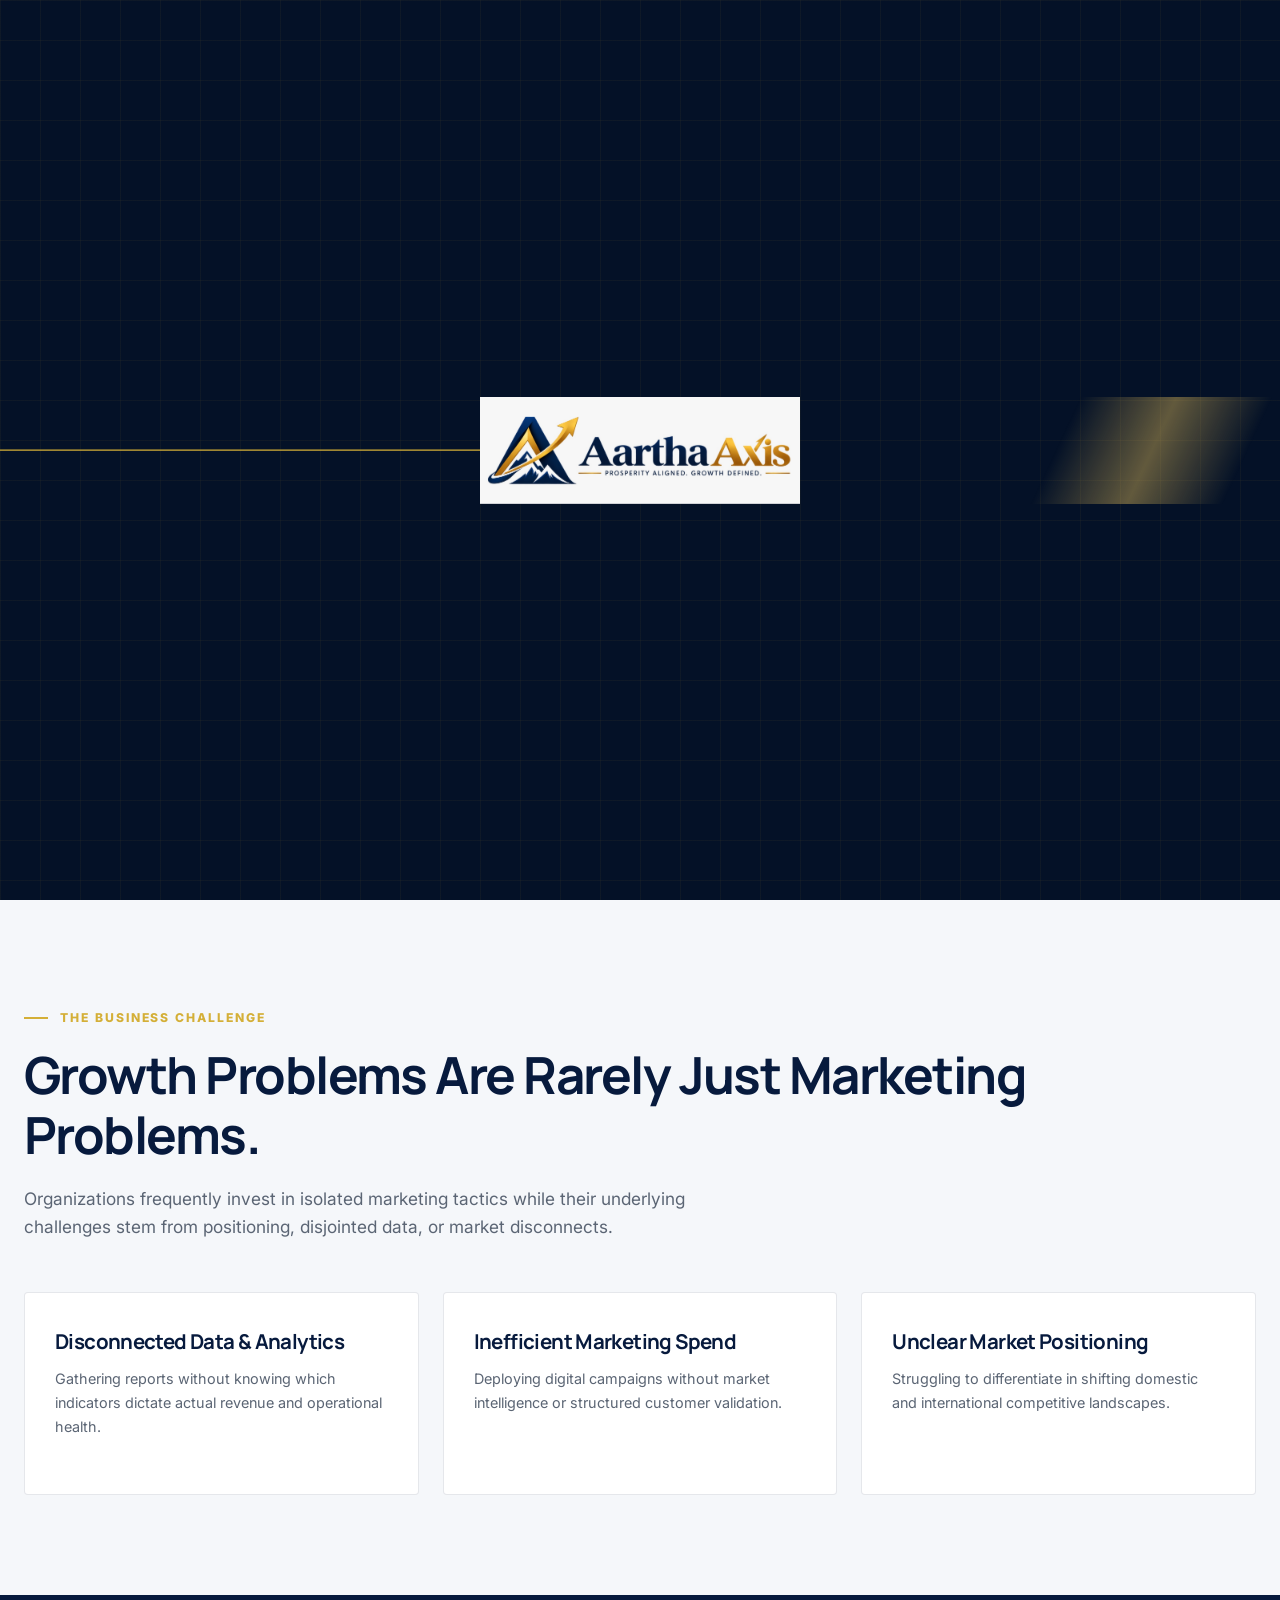
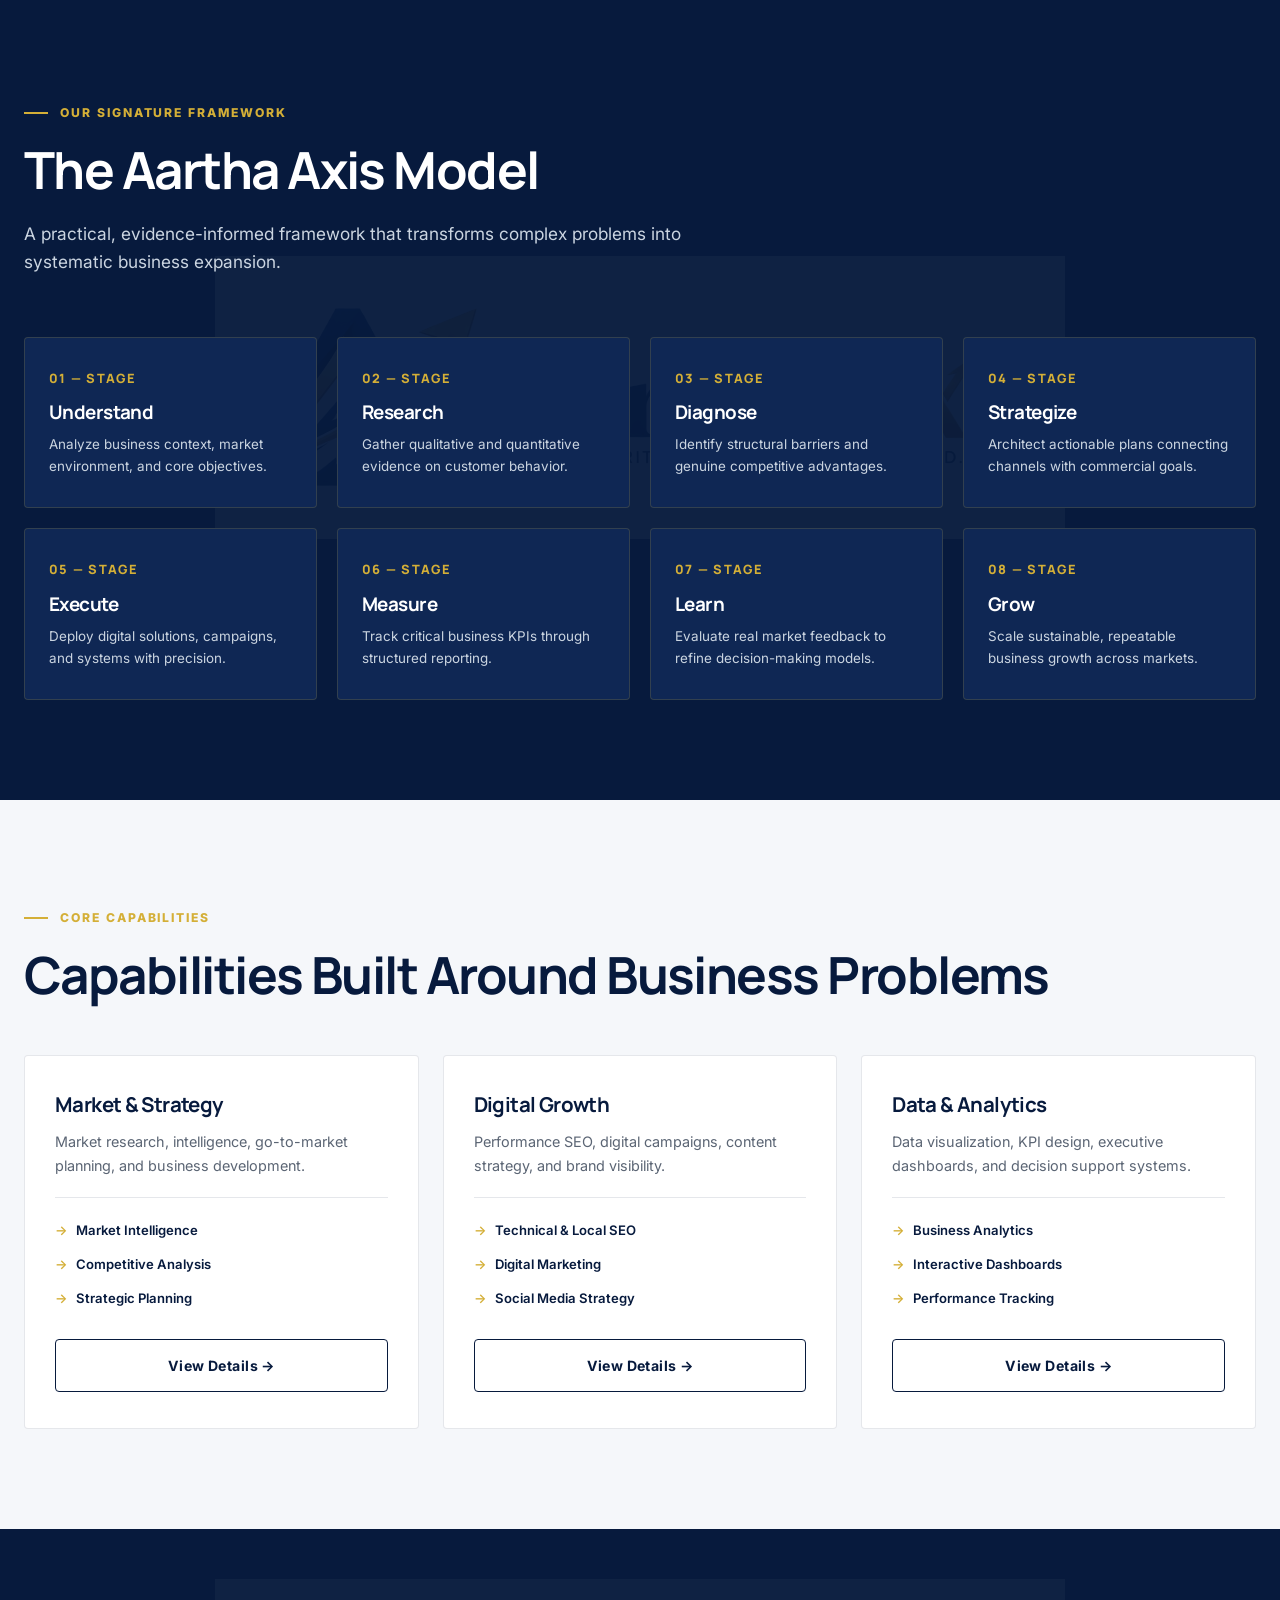
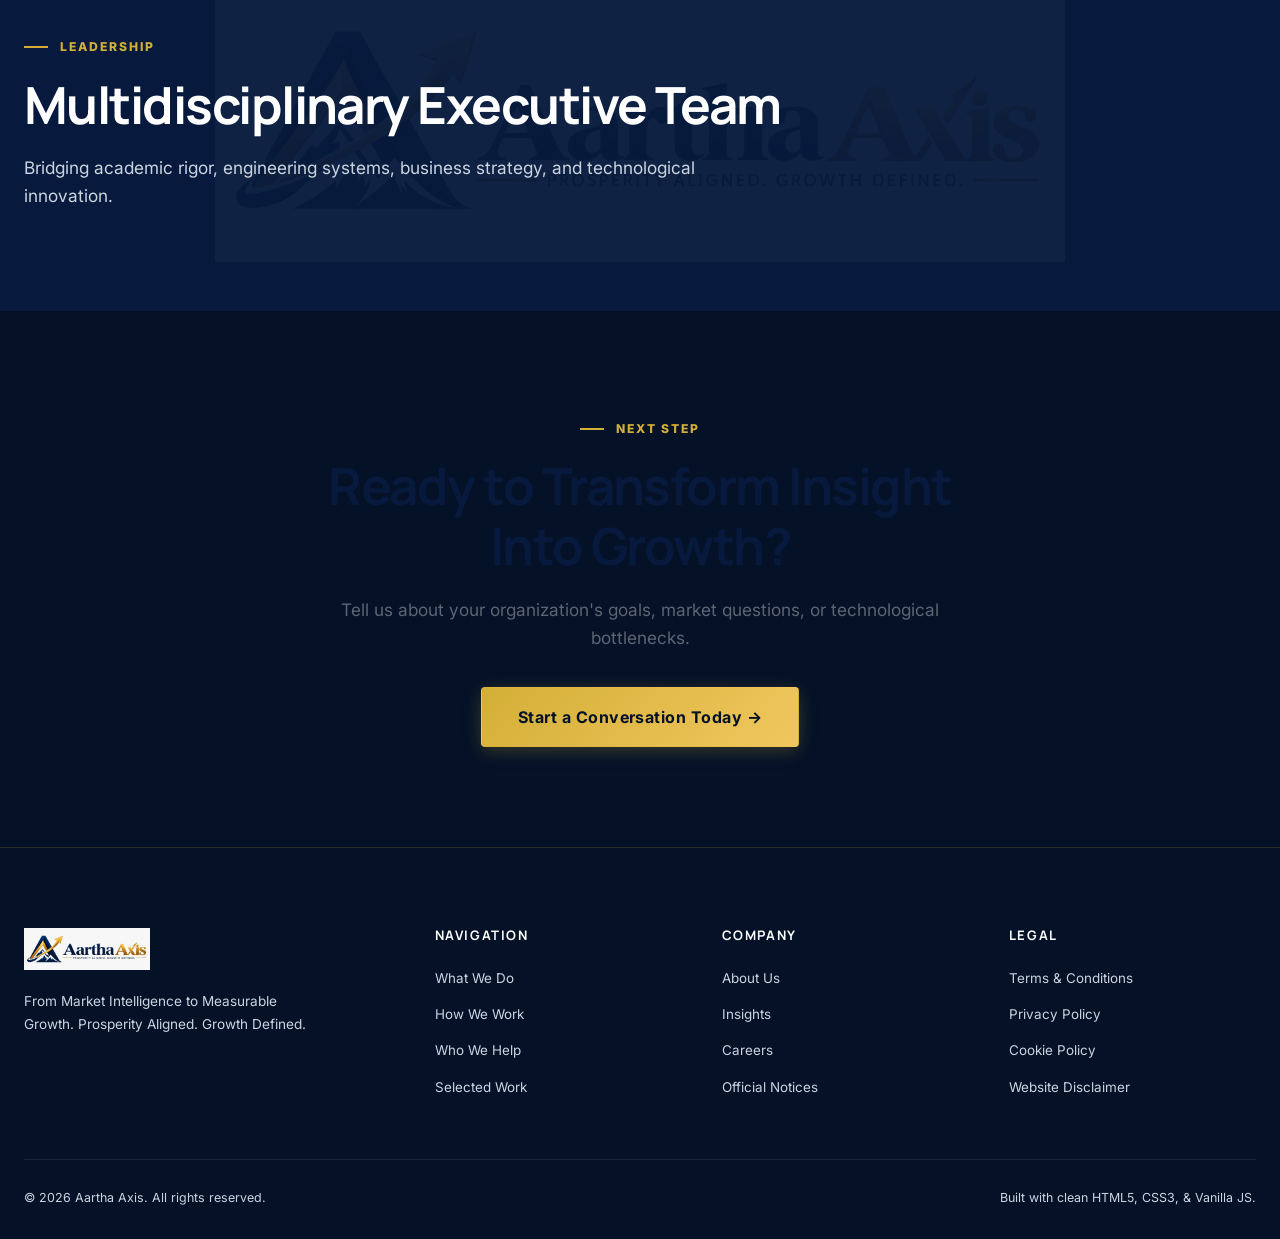
<file: index.html>
<!DOCTYPE html>
<html lang="en">
<head>
  <meta charset="UTF-8">
  <meta name="viewport" content="width=device-width, initial-scale=1.0">
  <title>Aartha Axis | Business Growth, Analytics & Digital Strategy</title>
  <meta name="description" content="Aartha Axis combines research, strategy, digital execution and analytics to help businesses make better decisions and scale with confidence in Nepal and globally.">
  <meta name="keywords" content="business growth Nepal, market research Nepal, business analytics Nepal, digital strategy, SEO Nepal">
  <link rel="canonical" href="https://aarthaaxis.com/">
  
  <meta property="og:title" content="Aartha Axis | Business Growth & Market Intelligence">
  <meta property="og:description" content="Turning market insight into practical business action and measurable growth.">
  <meta property="og:type" content="website">
  <meta property="og:image" content="assets/logo/logo.png">

  <!-- Google Fonts -->
  <link rel="preconnect" href="https://fonts.googleapis.com">
  <link rel="preconnect" href="https://fonts.gstatic.com" crossorigin>
  <link href="https://fonts.googleapis.com/css2?family=Inter:wght@400;500;600;700&family=Manrope:wght@600;700;800&display=swap" rel="stylesheet">

  <link rel="stylesheet" href="css/style.css">
  <link rel="stylesheet" href="css/animations.css">
  <link rel="stylesheet" href="css/responsive.css">

  <script type="application/ld+json">
  {
    "@context": "https://schema.org",
    "@type": "Organization",
    "name": "Aartha Axis",
    "url": "https://aarthaaxis.com",
    "logo": "https://aarthaaxis.com/assets/logo/logo.png",
    "description": "Business growth, market intelligence, digital strategy, analytics and technology partner."
  }
  </script>
</head>
<body>

  <!-- Fullscreen Luxury Intro -->
  <div class="intro-splash" id="intro-splash" role="status" aria-label="Loading Aartha Axis">
    <div class="intro-grid-bg"></div>
    <svg class="intro-axis-svg" viewBox="0 0 1920 1080" fill="none" preserveAspectRatio="none">
      <path class="axis-line" d="M 0 540 L 1920 540" />
    </svg>
    <div class="intro-logo-holder">
      <img src="assets/logo/logo.png" alt="Aartha Axis Brand Logo" class="intro-logo-img">
    </div>
  </div>

  <!-- Header / Navigation -->
  <header class="site-header">
    <div class="container nav-container">
      <a href="index.html" class="brand-link" aria-label="Aartha Axis Home">
        <img src="assets/logo/logo.png" alt="Aartha Axis Logo" class="brand-logo-img">
      </a>
      <nav aria-label="Primary Navigation">
        <ul class="nav-menu">
          <li><a href="index.html" class="nav-link active">Home</a></li>
          <li><a href="what-we-do.html" class="nav-link">What We Do</a></li>
          <li><a href="how-we-work.html" class="nav-link">How We Work</a></li>
          <li><a href="who-we-help.html" class="nav-link">Who We Help</a></li>
          <li><a href="work.html" class="nav-link">Work</a></li>
          <li><a href="insights.html" class="nav-link">Insights</a></li>
          <li><a href="about.html" class="nav-link">About</a></li>
          <li><a href="careers.html" class="nav-link">Careers</a></li>
          <li><a href="notice.html" class="nav-link">Notice</a></li>
          <li><a href="contact.html" class="btn btn-primary" style="padding: 8px 18px; font-size: 0.78rem;">Start a Conversation</a></li>
        </ul>
      </nav>
      <button class="menu-toggle" aria-expanded="false" aria-label="Toggle navigation">☰</button>
    </div>
  </header>

  <!-- Hero Section -->
  <main id="main-content">
    <section class="hero watermark-wrap">
      <div class="logo-watermark"></div>
      <div class="container hero-grid">
        <div class="hero-text reveal-on-scroll">
          <span class="eyebrow">Strategic Growth Partner</span>
          <h1 class="hero-headline">From Market Intelligence to Measurable Growth.</h1>
          <p class="hero-subhead">
            Aartha Axis combines research, strategy, digital execution and analytics to help businesses make better decisions, reach the right markets and grow with confidence.
          </p>
          <div class="hero-actions">
            <a href="contact.html" class="btn btn-primary">Start a Conversation →</a>
            <a href="what-we-do.html" class="btn btn-secondary">Explore What We Do</a>
          </div>
        </div>

        <div class="hero-visual-card reveal-on-scroll">
          <img src="assets/logo/logo.png" alt="Aartha Axis Emblem" class="hero-logo-display">
          <div class="hero-axis-metrics">
            <div>
              <span>Intelligence</span>
              <strong>Evidence First</strong>
            </div>
            <div>
              <span>Strategy</span>
              <strong>Direct Action</strong>
            </div>
            <div>
              <span>Outcome</span>
              <strong>Growth Defined</strong>
            </div>
          </div>
        </div>
      </div>
    </section>

    <!-- Business Problem -->
    <section class="section section--light">
      <div class="container">
        <div class="reveal-on-scroll">
          <span class="eyebrow">The Business Challenge</span>
          <h2 class="section-title">Growth Problems Are Rarely Just Marketing Problems.</h2>
          <p class="section-desc">
            Organizations frequently invest in isolated marketing tactics while their underlying challenges stem from positioning, disjointed data, or market disconnects.
          </p>
        </div>

        <div class="card-grid-3">
          <article class="service-box reveal-on-scroll">
            <h3>Disconnected Data & Analytics</h3>
            <p>Gathering reports without knowing which indicators dictate actual revenue and operational health.</p>
          </article>
          <article class="service-box reveal-on-scroll">
            <h3>Inefficient Marketing Spend</h3>
            <p>Deploying digital campaigns without market intelligence or structured customer validation.</p>
          </article>
          <article class="service-box reveal-on-scroll">
            <h3>Unclear Market Positioning</h3>
            <p>Struggling to differentiate in shifting domestic and international competitive landscapes.</p>
          </article>
        </div>
      </div>
    </section>

    <!-- Aartha 8-Stage Model -->
    <section class="section section--navy watermark-wrap">
      <div class="logo-watermark"></div>
      <div class="container">
        <div class="reveal-on-scroll">
          <span class="eyebrow">Our Signature Framework</span>
          <h2 class="section-title">The Aartha Axis Model</h2>
          <p class="section-desc">
            A practical, evidence-informed framework that transforms complex problems into systematic business expansion.
          </p>
        </div>

        <div class="process-grid">
          <div class="process-node reveal-on-scroll">
            <span class="process-number">01 — STAGE</span>
            <h3>Understand</h3>
            <p>Analyze business context, market environment, and core objectives.</p>
          </div>
          <div class="process-node reveal-on-scroll">
            <span class="process-number">02 — STAGE</span>
            <h3>Research</h3>
            <p>Gather qualitative and quantitative evidence on customer behavior.</p>
          </div>
          <div class="process-node reveal-on-scroll">
            <span class="process-number">03 — STAGE</span>
            <h3>Diagnose</h3>
            <p>Identify structural barriers and genuine competitive advantages.</p>
          </div>
          <div class="process-node reveal-on-scroll">
            <span class="process-number">04 — STAGE</span>
            <h3>Strategize</h3>
            <p>Architect actionable plans connecting channels with commercial goals.</p>
          </div>
          <div class="process-node reveal-on-scroll">
            <span class="process-number">05 — STAGE</span>
            <h3>Execute</h3>
            <p>Deploy digital solutions, campaigns, and systems with precision.</p>
          </div>
          <div class="process-node reveal-on-scroll">
            <span class="process-number">06 — STAGE</span>
            <h3>Measure</h3>
            <p>Track critical business KPIs through structured reporting.</p>
          </div>
          <div class="process-node reveal-on-scroll">
            <span class="process-number">07 — STAGE</span>
            <h3>Learn</h3>
            <p>Evaluate real market feedback to refine decision-making models.</p>
          </div>
          <div class="process-node reveal-on-scroll">
            <span class="process-number">08 — STAGE</span>
            <h3>Grow</h3>
            <p>Scale sustainable, repeatable business growth across markets.</p>
          </div>
        </div>
      </div>
    </section>

    <!-- Capabilities Preview -->
    <section class="section section--light">
      <div class="container">
        <div class="reveal-on-scroll">
          <span class="eyebrow">Core Capabilities</span>
          <h2 class="section-title">Capabilities Built Around Business Problems</h2>
        </div>

        <div class="card-grid-3">
          <div class="service-box reveal-on-scroll">
            <h3>Market & Strategy</h3>
            <p>Market research, intelligence, go-to-market planning, and business development.</p>
            <ul>
              <li>Market Intelligence</li>
              <li>Competitive Analysis</li>
              <li>Strategic Planning</li>
            </ul>
            <a href="what-we-do.html" class="btn btn-ghost-dark">View Details →</a>
          </div>

          <div class="service-box reveal-on-scroll">
            <h3>Digital Growth</h3>
            <p>Performance SEO, digital campaigns, content strategy, and brand visibility.</p>
            <ul>
              <li>Technical & Local SEO</li>
              <li>Digital Marketing</li>
              <li>Social Media Strategy</li>
            </ul>
            <a href="what-we-do.html" class="btn btn-ghost-dark">View Details →</a>
          </div>

          <div class="service-box reveal-on-scroll">
            <h3>Data & Analytics</h3>
            <p>Data visualization, KPI design, executive dashboards, and decision support systems.</p>
            <ul>
              <li>Business Analytics</li>
              <li>Interactive Dashboards</li>
              <li>Performance Tracking</li>
            </ul>
            <a href="what-we-do.html" class="btn btn-ghost-dark">View Details →</a>
          </div>
        </div>
      </div>
    </section>

    <!-- Leadership Section -->
    <section class="section section--navy watermark-wrap">
      <div class="logo-watermark"></div>
      <div class="container">
        <div class="reveal-on-scroll">
          <span class="eyebrow">Leadership</span>
          <h2 class="section-title">Multidisciplinary Executive Team</h2>
          <p class="section-desc">
            Bridging academic rigor, engineering systems, business strategy, and technological innovation.
          </p>
        </div>

      </div>
    </section>

    <!-- Final Call to Action -->
    <section class="section section--darker">
      <div class="container" style="text-align: center;">
        <div class="reveal-on-scroll" style="max-width: 720px; margin-inline: auto;">
          <span class="eyebrow" style="justify-content: center;">Next Step</span>
          <h2 class="section-title">Ready to Transform Insight Into Growth?</h2>
          <p class="section-desc" style="margin-inline: auto; margin-bottom: 34px;">
            Tell us about your organization's goals, market questions, or technological bottlenecks.
          </p>
          <a href="contact.html" class="btn btn-primary" style="padding: 16px 36px; font-size: 1rem;">Start a Conversation Today →</a>
        </div>
      </div>
    </section>
  </main>

  <!-- Footer -->
  <footer class="site-footer">
    <div class="container">
      <div class="footer-grid">
        <div>
          <img src="assets/logo/logo.png" alt="Aartha Axis" class="footer-logo">
          <p style="font-size: 0.85rem; max-width: 300px; margin-bottom: 16px;">
            From Market Intelligence to Measurable Growth. Prosperity Aligned. Growth Defined.
          </p>
        </div>
        <div class="footer-col">
          <h4>Navigation</h4>
          <ul>
            <li><a href="what-we-do.html">What We Do</a></li>
            <li><a href="how-we-work.html">How We Work</a></li>
            <li><a href="who-we-help.html">Who We Help</a></li>
            <li><a href="work.html">Selected Work</a></li>
          </ul>
        </div>
        <div class="footer-col">
          <h4>Company</h4>
          <ul>
            <li><a href="about.html">About Us</a></li>
            <li><a href="insights.html">Insights</a></li>
            <li><a href="careers.html">Careers</a></li>
            <li><a href="notice.html">Official Notices</a></li>
          </ul>
        </div>
        <div class="footer-col">
          <h4>Legal</h4>
          <ul>
            <li><a href="terms.html">Terms & Conditions</a></li>
            <li><a href="privacy-policy.html">Privacy Policy</a></li>
            <li><a href="cookie-policy.html">Cookie Policy</a></li>
            <li><a href="website-disclaimer.html">Website Disclaimer</a></li>
          </ul>
        </div>
      </div>
      <div class="footer-bottom">
        <span>&copy; <script>document.write(new Date().getFullYear())</script> Aartha Axis. All rights reserved.</span>
        <span>Built with clean HTML5, CSS3, & Vanilla JS.</span>
      </div>
    </div>
  </footer>

  <script src="js/navigation.js"></script>
  <script src="js/animations.js"></script>
  <script src="js/main.js"></script>
</body>
</html>
</file>
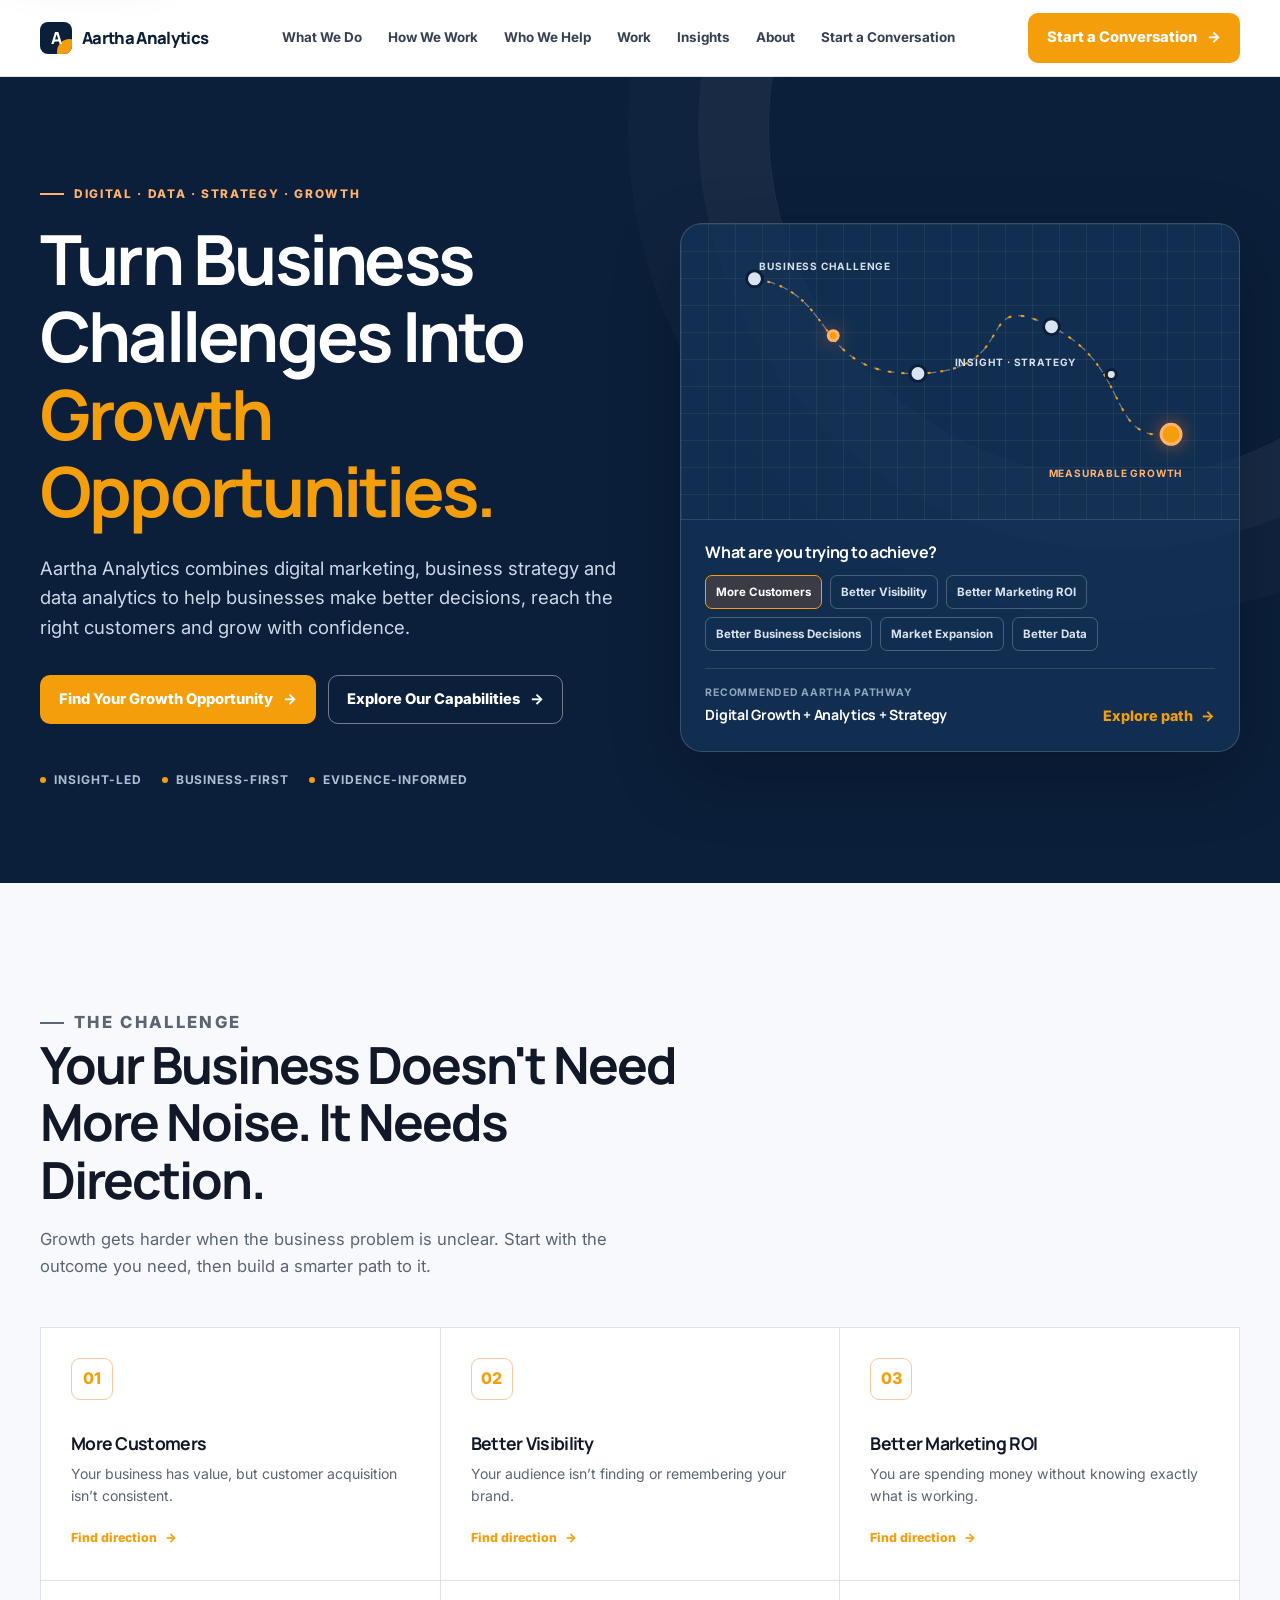
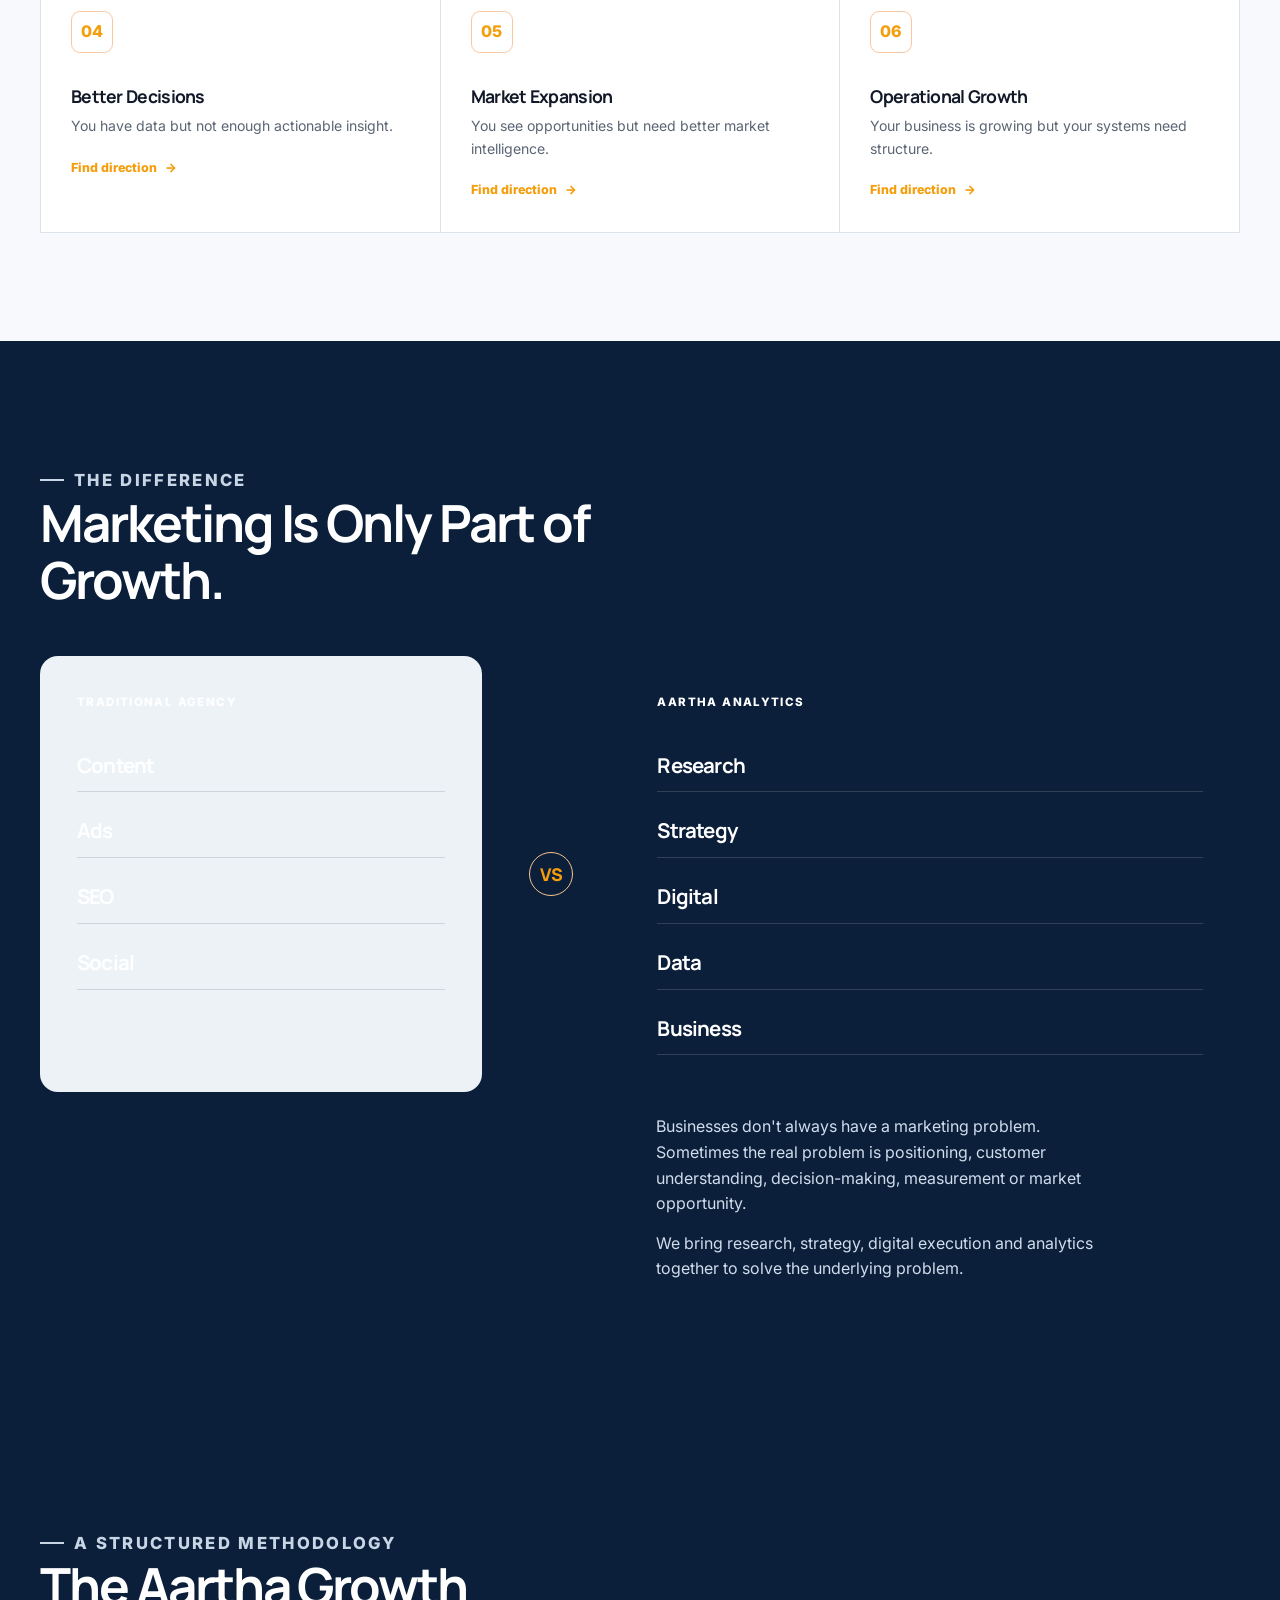
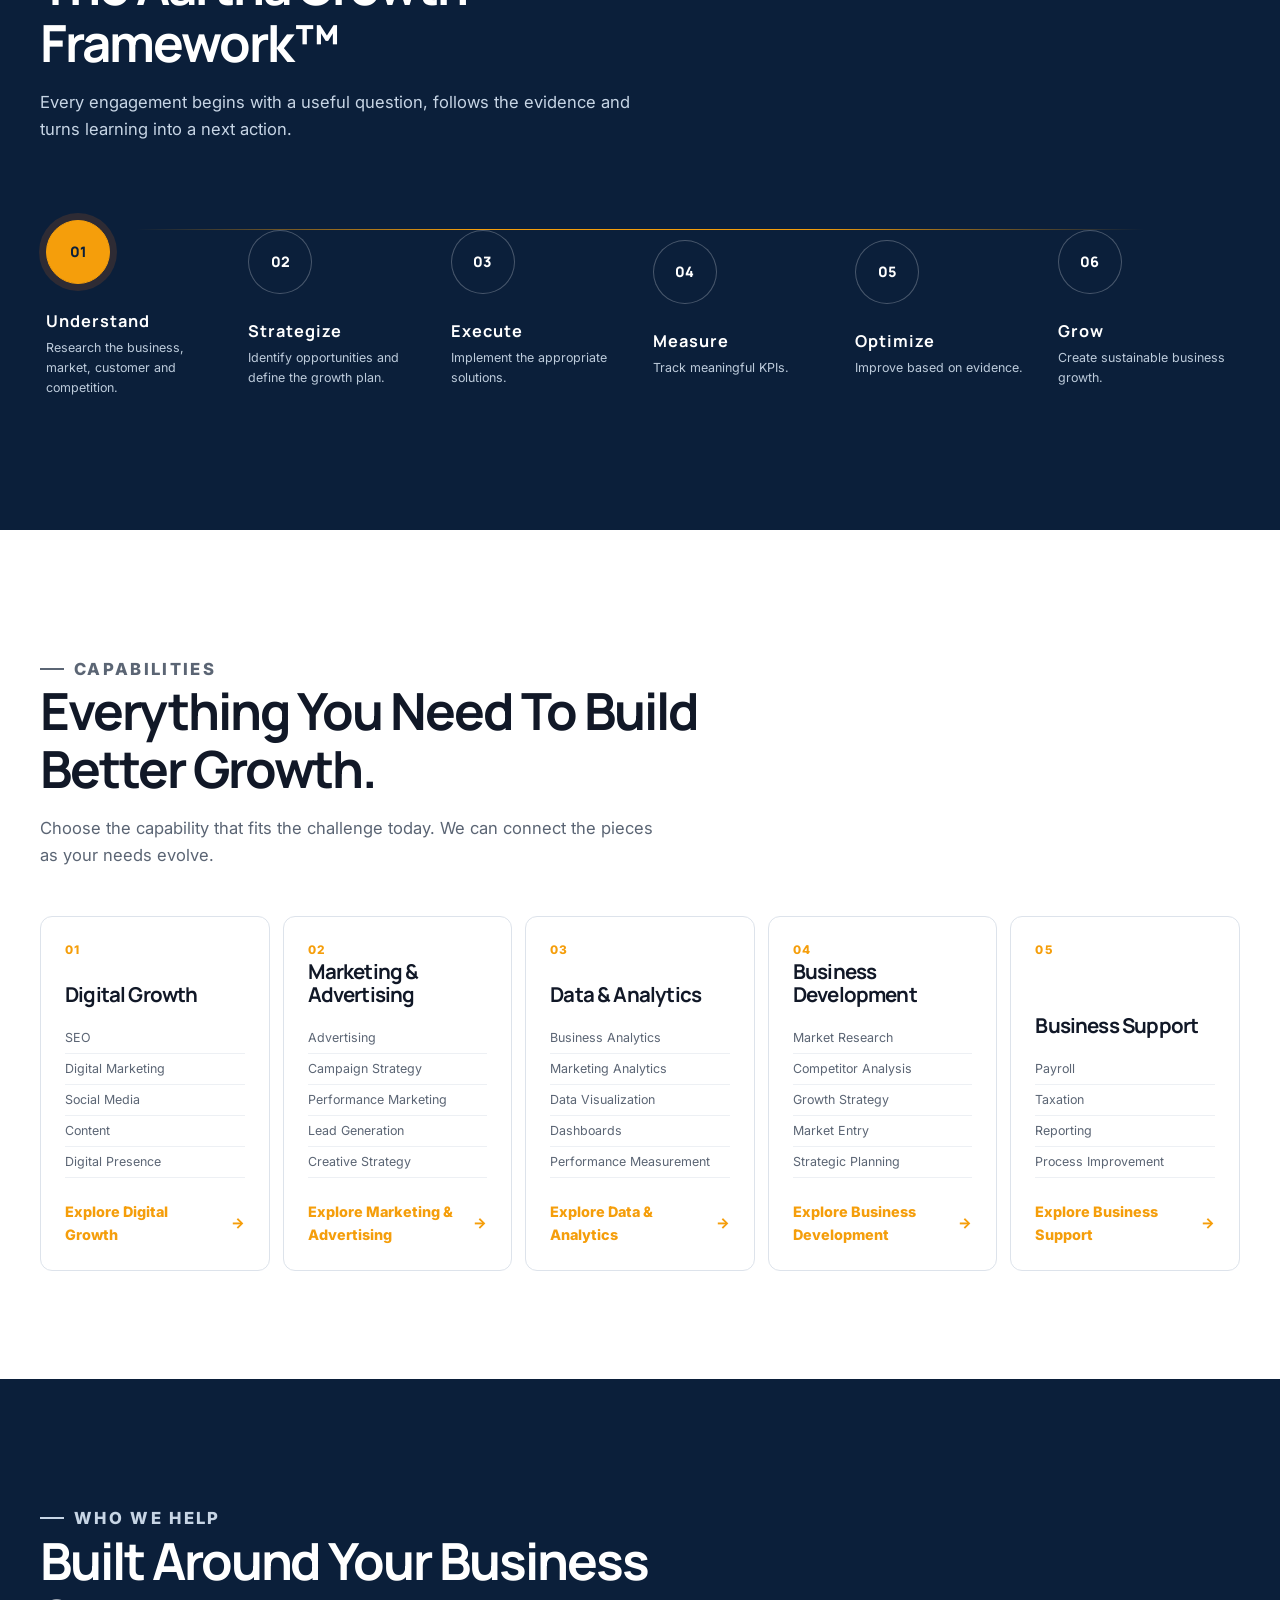
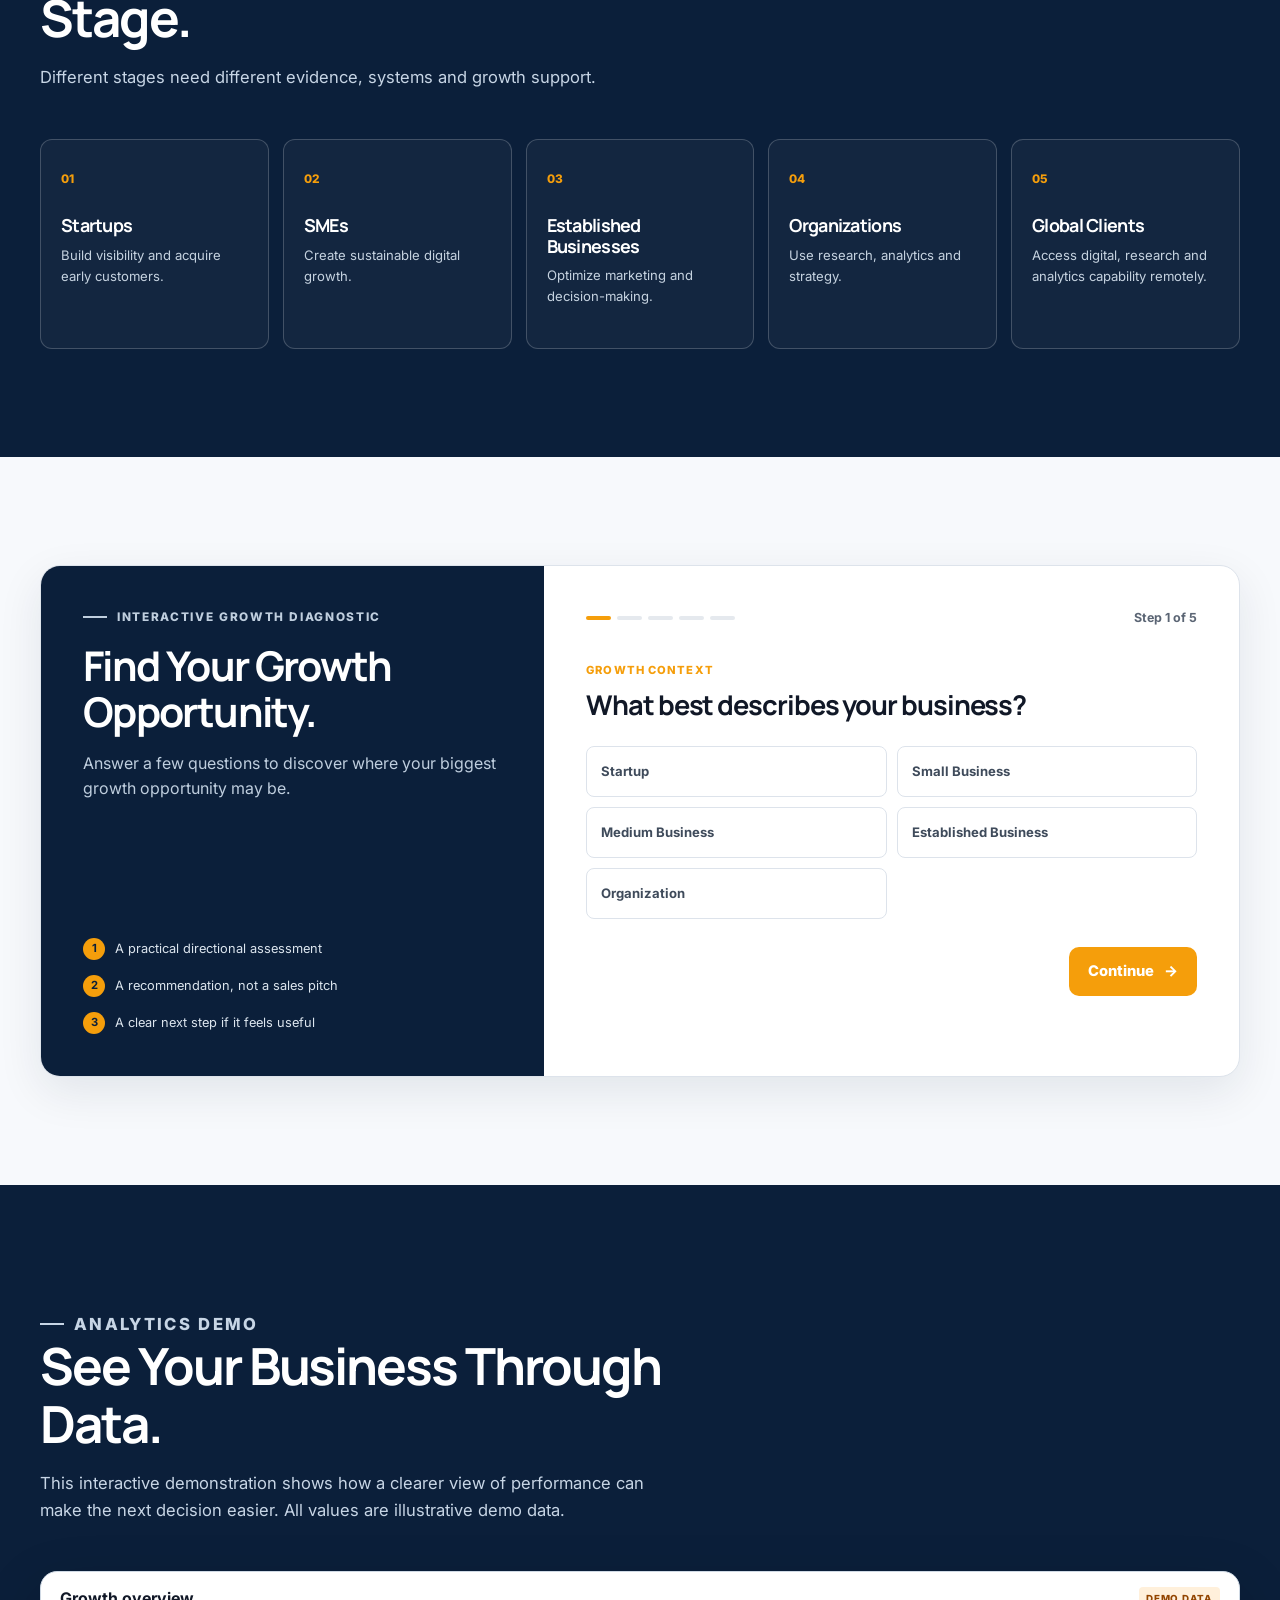
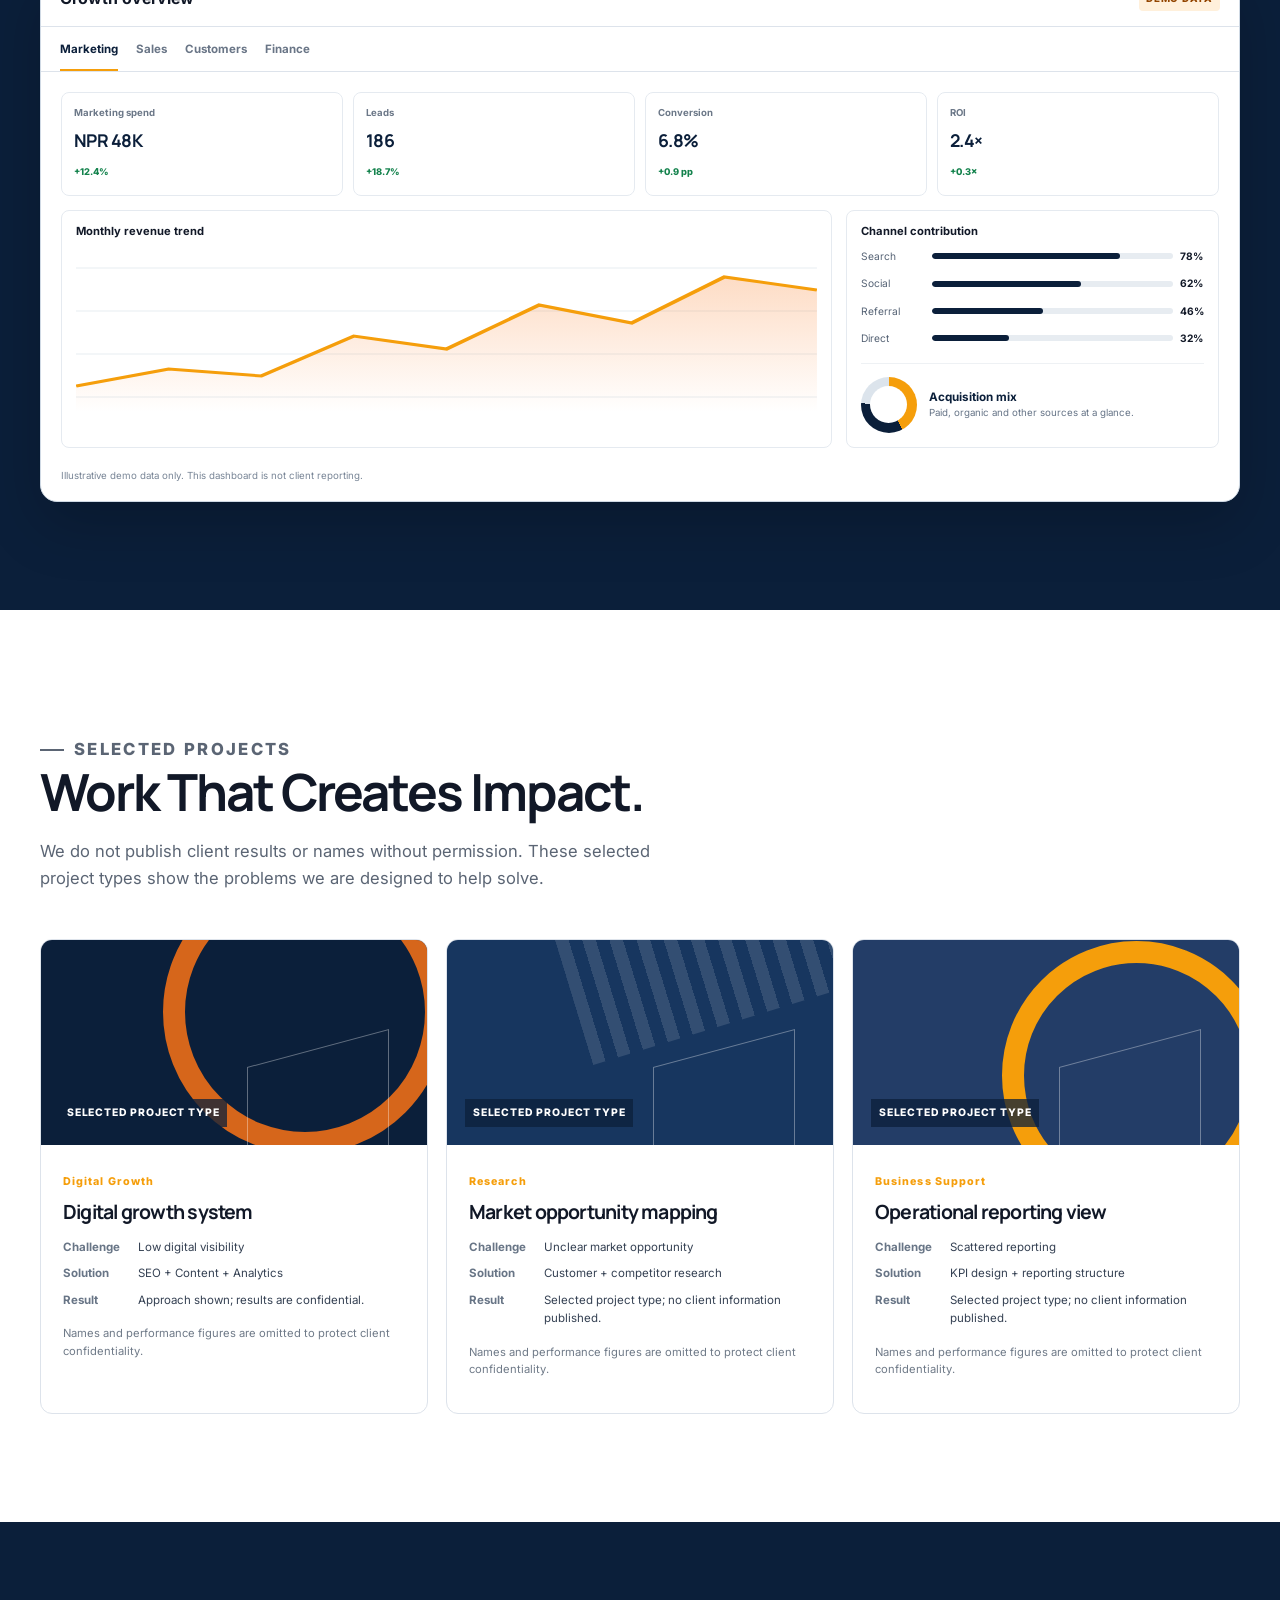
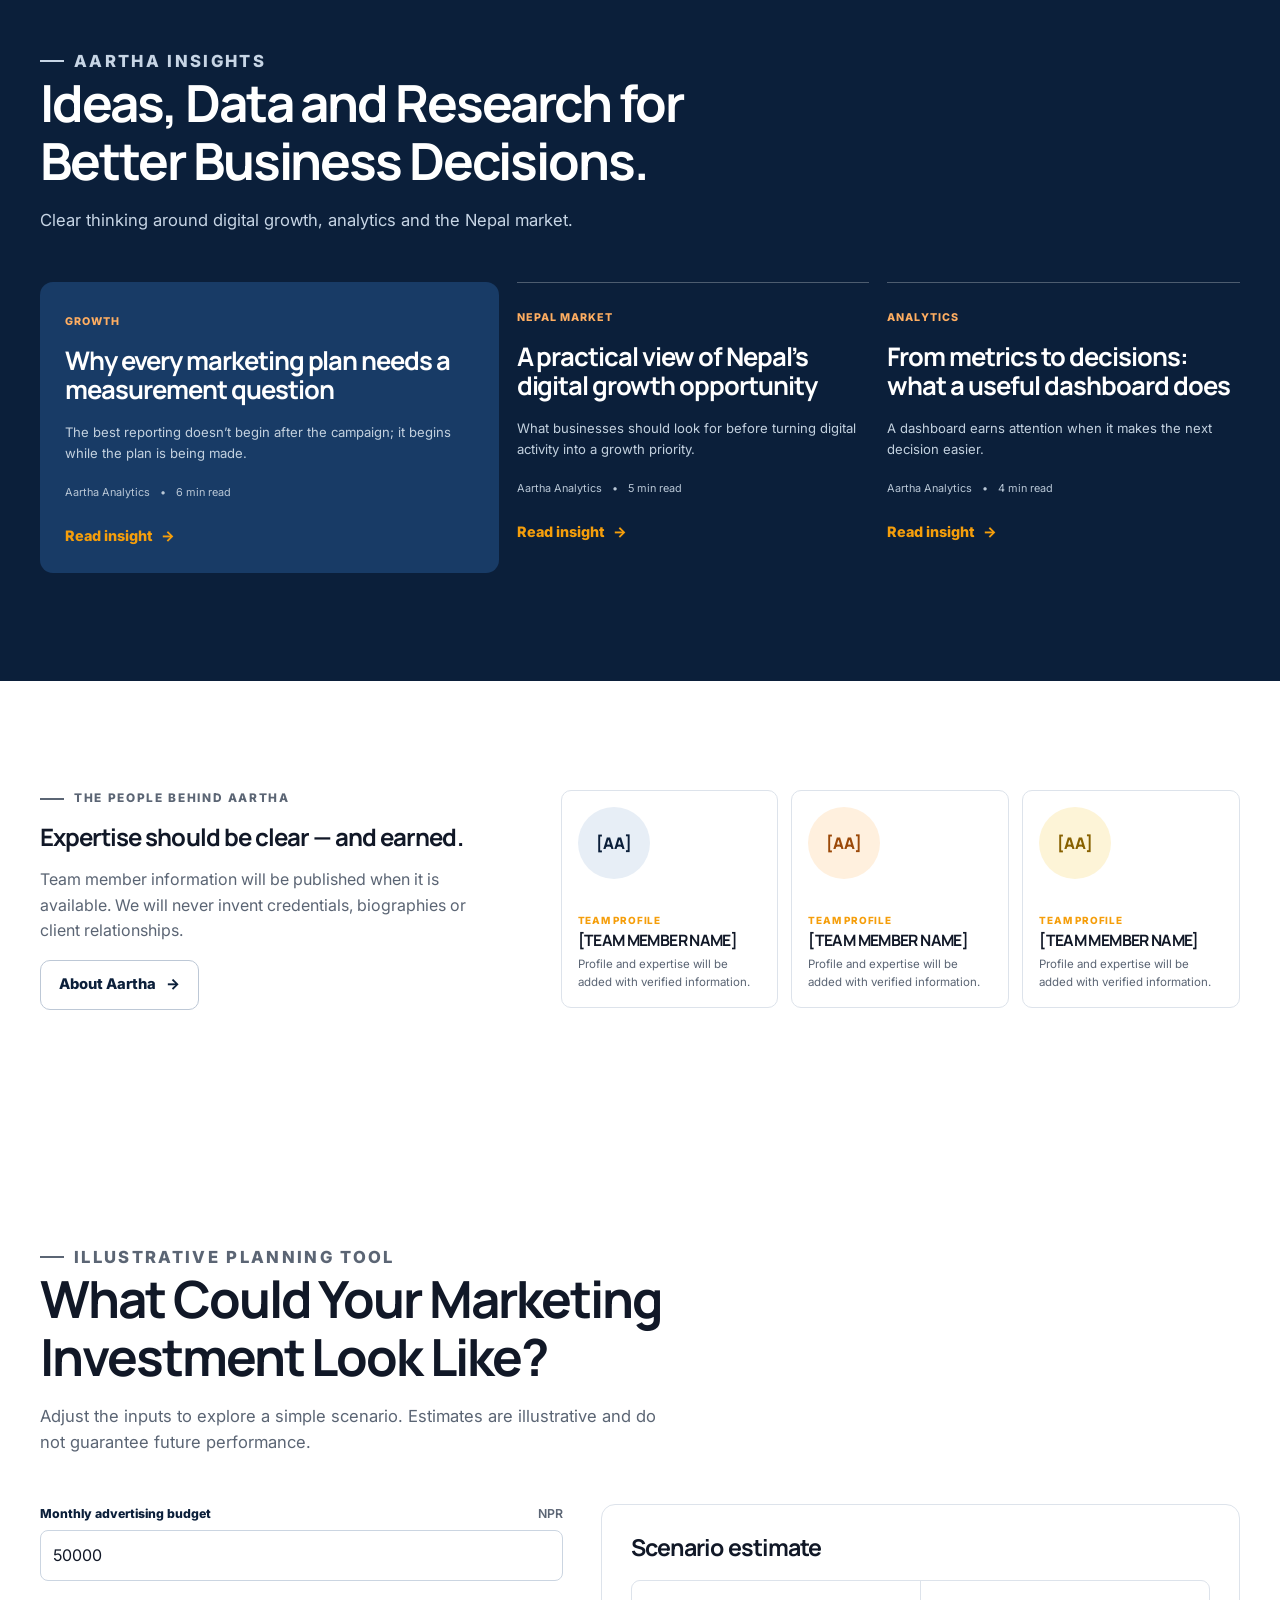
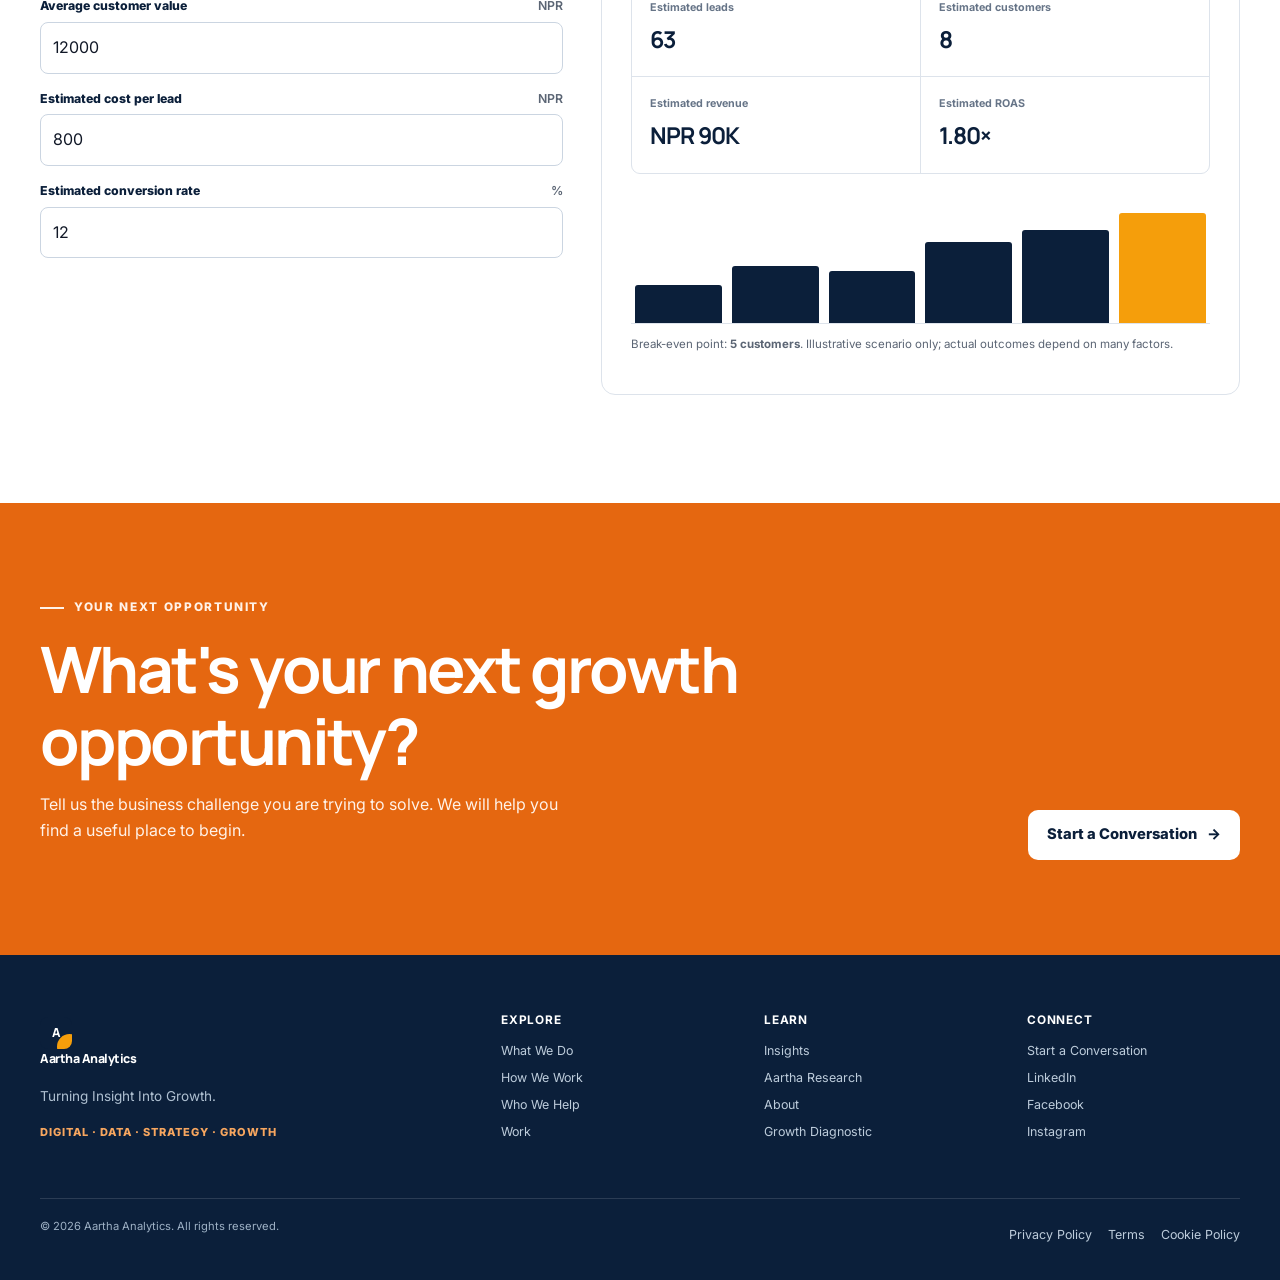
<file: aartha-analytics/index.html>
<!doctype html>
<html lang="en">
  <head>
    <meta charset="UTF-8" />
    <meta name="viewport" content="width=device-width, initial-scale=1.0" />
    <meta name="description" content="Aartha Analytics connects digital growth, data and strategy to turn business challenges into measurable opportunities." />
    <meta name="theme-color" content="#0B1F3A" />
    <meta property="og:title" content="Aartha Analytics — Turning Insight Into Growth" />
    <meta property="og:description" content="Digital growth, analytics and strategy for better business decisions." />
    <meta property="og:type" content="website" />
    <meta name="twitter:card" content="summary_large_image" />
    <link rel="canonical" href="https://aarthaanalytics.com/" />
    <link rel="preconnect" href="https://fonts.googleapis.com" />
    <link rel="preconnect" href="https://fonts.gstatic.com" crossorigin />
    <link href="https://fonts.googleapis.com/css2?family=Inter:wght@400;500;600;700&family=Manrope:wght@500;600;700;800&display=swap" rel="stylesheet" />
    <link rel="stylesheet" href="styles.css" />
    <title>Aartha Analytics — Turning Insight Into Growth</title>
  </head>
  <body>
    <a class="skip-link" href="#main-content">Skip to content</a>
    <div id="app"></div>
    <script type="application/ld+json">
      {
        "@context": "https://schema.org",
        "@type": "Organization",
        "name": "Aartha Analytics",
        "description": "A data-driven business growth partner combining digital marketing, analytics, advertising, research and strategic business support.",
        "url": "https://aarthaanalytics.com",
        "slogan": "Turning Insight Into Growth."
      }
    </script>
    <script src="app.js"></script>
  </body>
</html>
</file>
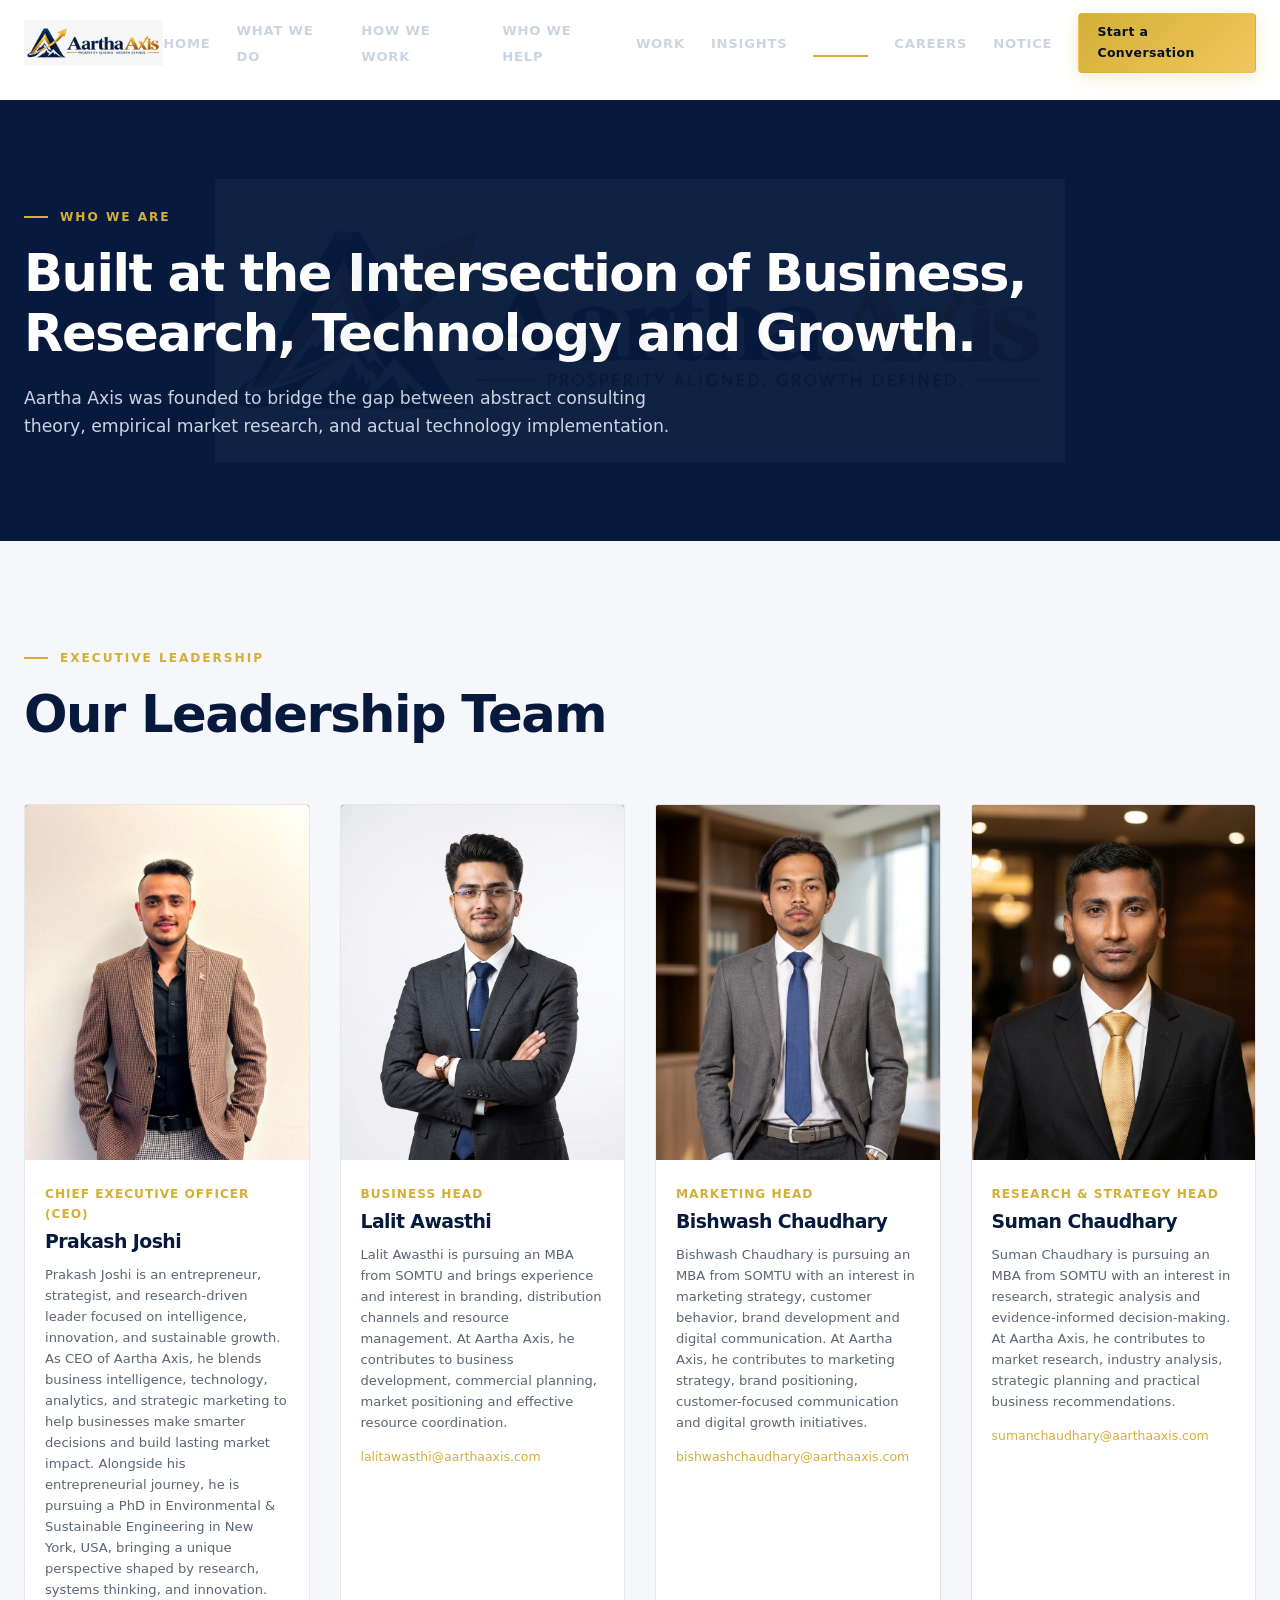
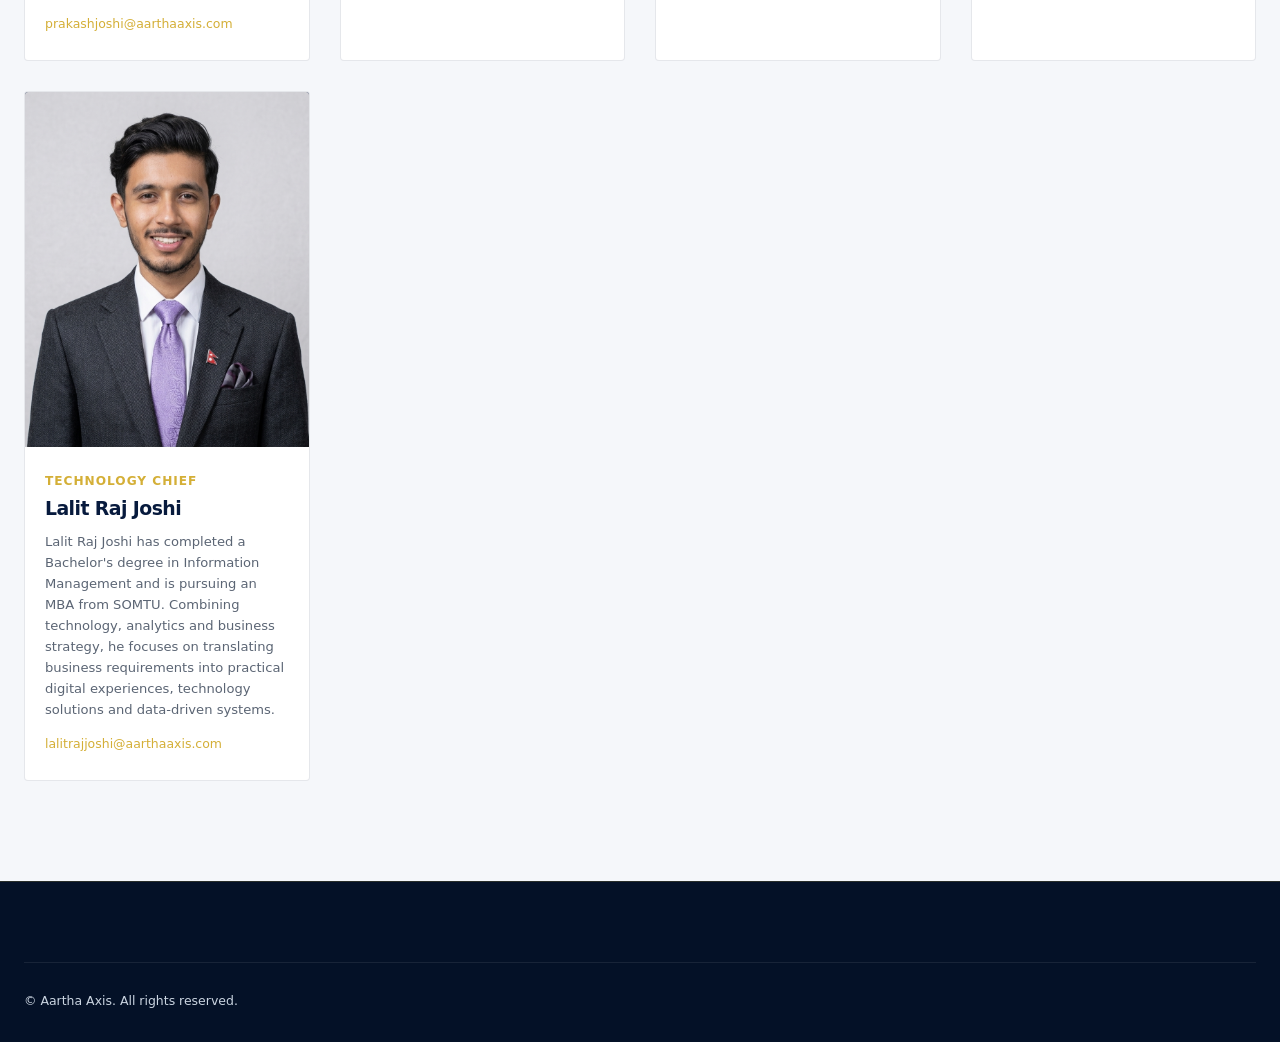
<file: about.html>
<!DOCTYPE html>
<html lang="en">
<head>
  <meta charset="UTF-8">
  <meta name="viewport" content="width=device-width, initial-scale=1.0">
  <title>About Aartha Axis | Business Growth & Intelligence</title>
  <meta name="description" content="Built at the intersection of business, research, technology, and growth. Meet the executive leadership team behind Aartha Axis.">
  <link rel="canonical" href="https://aarthaaxis.com/about.html">
  <link rel="stylesheet" href="css/style.css">
  <link rel="stylesheet" href="css/animations.css">
  <link rel="stylesheet" href="css/responsive.css">
</head>
<body>
  <header class="site-header">
    <div class="container nav-container">
      <a href="index.html" class="brand-link"><img src="assets/logo/logo.png" alt="Aartha Axis" class="brand-logo-img"></a>
      <ul class="nav-menu">
        <li><a href="index.html" class="nav-link">Home</a></li>
        <li><a href="what-we-do.html" class="nav-link">What We Do</a></li>
        <li><a href="how-we-work.html" class="nav-link">How We Work</a></li>
        <li><a href="who-we-help.html" class="nav-link">Who We Help</a></li>
        <li><a href="work.html" class="nav-link">Work</a></li>
        <li><a href="insights.html" class="nav-link">Insights</a></li>
        <li><a href="about.html" class="nav-link active">About</a></li>
        <li><a href="careers.html" class="nav-link">Careers</a></li>
        <li><a href="notice.html" class="nav-link">Notice</a></li>
        <li><a href="contact.html" class="btn btn-primary" style="padding: 8px 18px; font-size: 0.78rem;">Start a Conversation</a></li>
      </ul>
      <button class="menu-toggle" aria-label="Menu">☰</button>
    </div>
  </header>

  <main style="padding-top: 100px;">
    <section class="section section--navy watermark-wrap">
      <div class="logo-watermark"></div>
      <div class="container">
        <span class="eyebrow">Who We Are</span>
        <h1 class="section-title">Built at the Intersection of Business, Research, Technology and Growth.</h1>
        <p class="section-desc">
          Aartha Axis was founded to bridge the gap between abstract consulting theory, empirical market research, and actual technology implementation.
        </p>
      </div>
    </section>

    <!-- Leadership Section -->
    <section class="section section--light">
      <div class="container">
        <span class="eyebrow">Executive Leadership</span>
        <h2 class="section-title">Our Leadership Team</h2>

        <div class="team-editorial-grid">
          <!-- Prakash Joshi -->
          <article class="team-card" style="background: var(--white); border-color: var(--border-light); color: var(--navy-primary);">
            <div class="team-img-frame">
              <img src="assets/team/prakash-joshi.jpg" alt="Prakash Joshi" onerror="this.src='https://www.lalitrajjoshi.com.np/aartha-analytics/images/prakash%20joshi.jpeg'">
            </div>
            <div class="team-details">
              <span class="team-role">Chief Executive Officer (CEO)</span>
              <h3 style="color: var(--navy-primary);">Prakash Joshi</h3>
              <p class="team-bio" style="color: var(--text-muted);">
                Prakash Joshi is an entrepreneur, strategist, and research-driven leader focused on intelligence, innovation, and sustainable growth. As CEO of Aartha Axis, he blends business intelligence, technology, analytics, and strategic marketing to help businesses make smarter decisions and build lasting market impact. Alongside his entrepreneurial journey, he is pursuing a PhD in Environmental & Sustainable Engineering in New York, USA, bringing a unique perspective shaped by research, systems thinking, and innovation.
              </p>
              <a href="mailto:prakashjoshi@aarthaaxis.com" class="team-email" style="color: var(--gold-primary);">prakashjoshi@aarthaaxis.com</a>
            </div>
          </article>

          <!-- Lalit Awasthi -->
          <article class="team-card" style="background: var(--white); border-color: var(--border-light); color: var(--navy-primary);">
            <div class="team-img-frame">
              <img src="assets/team/lalit-awasthi.jpg" alt="Lalit Awasthi" onerror="this.src='https://www.lalitrajjoshi.com.np/aartha-analytics/images/Lalit%20Awasthi.jpeg'">
            </div>
            <div class="team-details">
              <span class="team-role">Business Head</span>
              <h3 style="color: var(--navy-primary);">Lalit Awasthi</h3>
              <p class="team-bio" style="color: var(--text-muted);">
                Lalit Awasthi is pursuing an MBA from SOMTU and brings experience and interest in branding, distribution channels and resource management. At Aartha Axis, he contributes to business development, commercial planning, market positioning and effective resource coordination.
              </p>
                            <a href="mailto:lalitawasthi@aarthaaxis.com" class="team-email" style="color: var(--gold-primary);">lalitawasthi@aarthaaxis.com</a>

            </div>
          </article>

          <!-- Bishwash Chaudhary -->
          <article class="team-card" style="background: var(--white); border-color: var(--border-light); color: var(--navy-primary);">
            <div class="team-img-frame">
              <img src="assets/team/bishwash-chaudhary.jpg" alt="Bishwash Chaudhary" onerror="this.src='https://www.lalitrajjoshi.com.np/aartha-analytics/images/Bishwash%20Chaudhary.JPG'">
            </div>
            <div class="team-details">
              <span class="team-role">Marketing Head</span>
              <h3 style="color: var(--navy-primary);">Bishwash Chaudhary</h3>
              <p class="team-bio" style="color: var(--text-muted);">
                Bishwash Chaudhary is pursuing an MBA from SOMTU with an interest in marketing strategy, customer behavior, brand development and digital communication. At Aartha Axis, he contributes to marketing strategy, brand positioning, customer-focused communication and digital growth initiatives.
              </p>
                            <a href="mailto:bishwashchaudhary@aarthaaxis.com" class="team-email" style="color: var(--gold-primary);">bishwashchaudhary@aarthaaxis.com</a>

            </div>
          </article>

          <!-- Suman Chaudhary -->
          <article class="team-card" style="background: var(--white); border-color: var(--border-light); color: var(--navy-primary);">
            <div class="team-img-frame">
              <img src="assets/team/suman-chaudhary.jpg" alt="Suman Chaudhary" onerror="this.src='https://www.lalitrajjoshi.com.np/aartha-analytics/images/Suman%20Chaudhary.jpeg'">
            </div>
            <div class="team-details">
              <span class="team-role">Research & Strategy Head</span>
              <h3 style="color: var(--navy-primary);">Suman Chaudhary</h3>
              <p class="team-bio" style="color: var(--text-muted);">
                Suman Chaudhary is pursuing an MBA from SOMTU with an interest in research, strategic analysis and evidence-informed decision-making. At Aartha Axis, he contributes to market research, industry analysis, strategic planning and practical business recommendations.
              </p>
                            <a href="mailto:sumanchaudhary@aarthaaxis.com" class="team-email" style="color: var(--gold-primary);">sumanchaudhary@aarthaaxis.com</a>

            </div>
          </article>

          <!-- Lalit Raj Joshi -->
          <article class="team-card" style="background: var(--white); border-color: var(--border-light); color: var(--navy-primary);">
            <div class="team-img-frame">
              <img src="assets/team/lalit-raj-joshi.png" alt="Lalit Raj Joshi" onerror="this.src='https://www.lalitrajjoshi.com.np/aartha-analytics/images/lalitrajjoshi.png'">
            </div>
            <div class="team-details">
              <span class="team-role">Technology Chief</span>
              <h3 style="color: var(--navy-primary);">Lalit Raj Joshi</h3>
              <p class="team-bio" style="color: var(--text-muted);">
                Lalit Raj Joshi has completed a Bachelor's degree in Information Management and is pursuing an MBA from SOMTU. Combining technology, analytics and business strategy, he focuses on translating business requirements into practical digital experiences, technology solutions and data-driven systems.
              </p>
              <a href="mailto:lalitrajjoshi@aarthaaxis.com" class="team-email" style="color: var(--gold-primary);">lalitrajjoshi@aarthaaxis.com</a>
            </div>
          </article>
        </div>
      </div>
    </section>
  </main>

  <footer class="site-footer">
    <div class="container footer-bottom">
      <span>&copy; Aartha Axis. All rights reserved.</span>
    </div>
  </footer>
  <script src="js/navigation.js"></script>
</body>
</html>
</file>
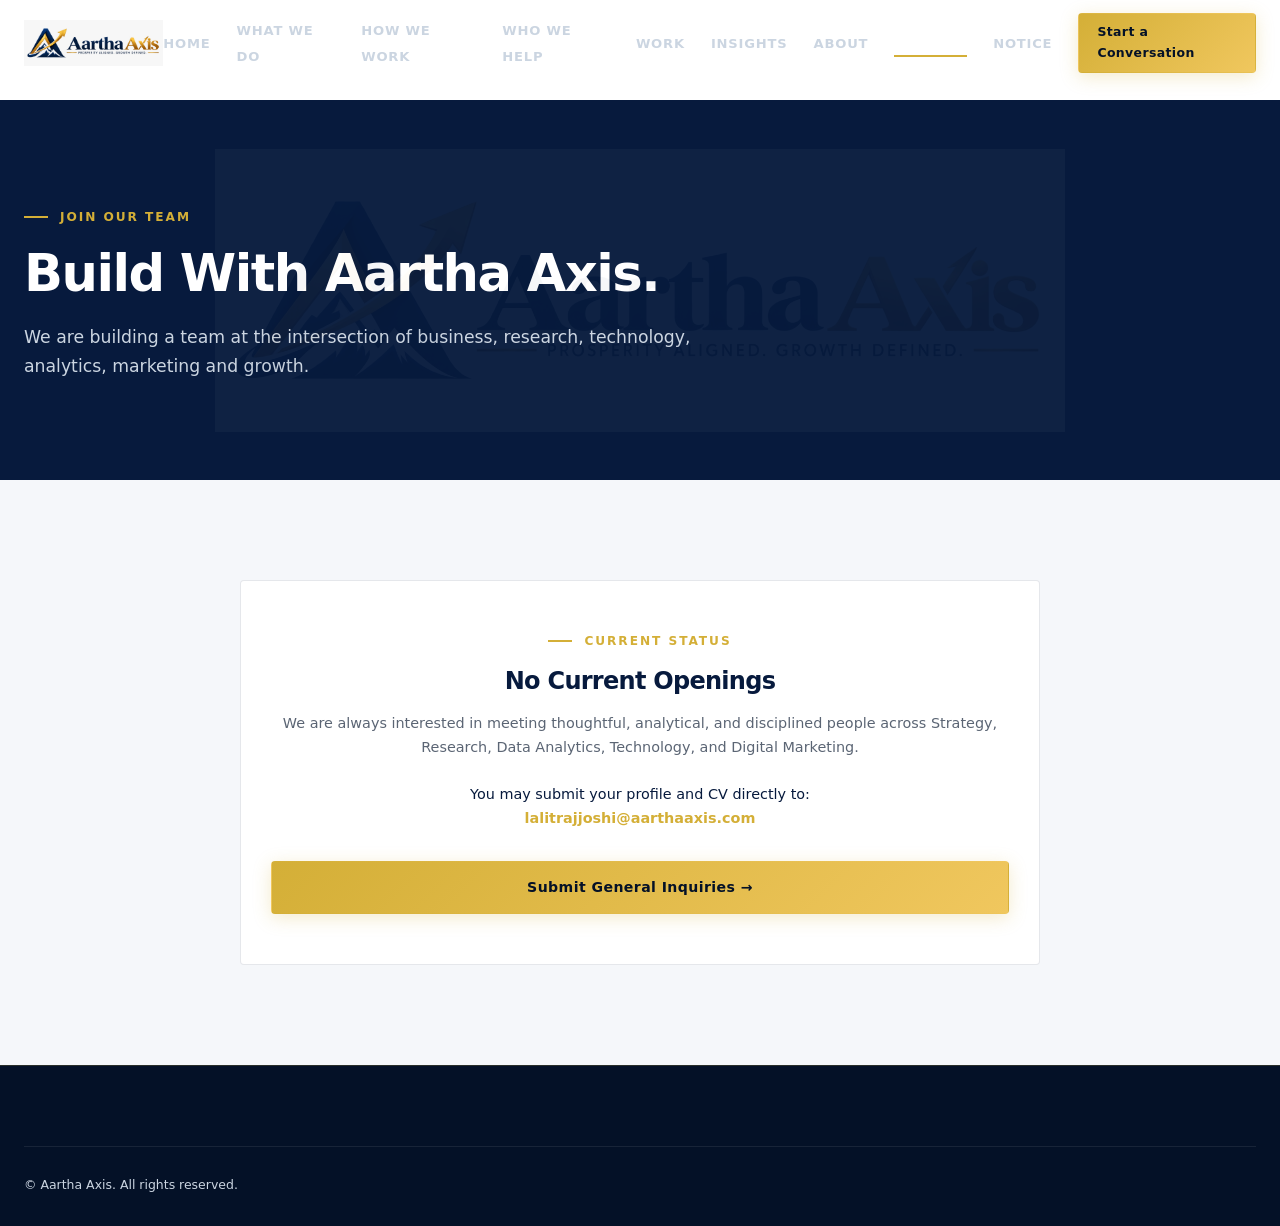
<file: careers.html>
<!DOCTYPE html>
<html lang="en">
<head>
  <meta charset="UTF-8">
  <meta name="viewport" content="width=device-width, initial-scale=1.0">
  <title>Careers at Aartha Axis | Business, Data & Technology</title>
  <meta name="description" content="Build with Aartha Axis. Explore opportunities at the intersection of business, research, technology, and analytics.">
  <link rel="canonical" href="https://aarthaaxis.com/careers.html">
  <link rel="stylesheet" href="css/style.css">
  <link rel="stylesheet" href="css/animations.css">
  <link rel="stylesheet" href="css/responsive.css">
</head>
<body>
  <header class="site-header">
    <div class="container nav-container">
      <a href="index.html" class="brand-link"><img src="assets/logo/logo.png" alt="Aartha Axis" class="brand-logo-img"></a>
      <ul class="nav-menu">
        <li><a href="index.html" class="nav-link">Home</a></li>
        <li><a href="what-we-do.html" class="nav-link">What We Do</a></li>
        <li><a href="how-we-work.html" class="nav-link">How We Work</a></li>
        <li><a href="who-we-help.html" class="nav-link">Who We Help</a></li>
        <li><a href="work.html" class="nav-link">Work</a></li>
        <li><a href="insights.html" class="nav-link">Insights</a></li>
        <li><a href="about.html" class="nav-link">About</a></li>
        <li><a href="careers.html" class="nav-link active">Careers</a></li>
        <li><a href="notice.html" class="nav-link">Notice</a></li>
        <li><a href="contact.html" class="btn btn-primary" style="padding: 8px 18px; font-size: 0.78rem;">Start a Conversation</a></li>
      </ul>
      <button class="menu-toggle" aria-label="Menu">☰</button>
    </div>
  </header>

  <main style="padding-top: 100px;">
    <section class="section section--navy watermark-wrap">
      <div class="logo-watermark"></div>
      <div class="container">
        <span class="eyebrow">Join Our Team</span>
        <h1 class="section-title">Build With Aartha Axis.</h1>
        <p class="section-desc">We are building a team at the intersection of business, research, technology, analytics, marketing and growth.</p>
      </div>
    </section>

    <section class="section section--light">
      <div class="container" style="max-width: 800px;">
        <div class="service-box" style="text-align: center; padding: 50px 30px;">
          <span class="eyebrow" style="justify-content: center;">Current Status</span>
          <h2 style="margin-bottom: 16px;">No Current Openings</h2>
          <p style="color: var(--text-muted); margin-bottom: 24px;">
            We are always interested in meeting thoughtful, analytical, and disciplined people across Strategy, Research, Data Analytics, Technology, and Digital Marketing.
          </p>
          <p style="font-size: 0.9rem; color: var(--navy-primary); margin-bottom: 30px;">
            You may submit your profile and CV directly to: <br>
            <strong><a href="mailto:lalitrajjoshi@aarthaaxis.com" style="color: var(--gold-primary);">lalitrajjoshi@aarthaaxis.com</a></strong>
          </p>
          <a href="contact.html" class="btn btn-primary">Submit General Inquiries →</a>
        </div>
      </div>
    </section>
  </main>

  <footer class="site-footer">
    <div class="container footer-bottom">
      <span>&copy; Aartha Axis. All rights reserved.</span>
    </div>
  </footer>
  <script src="js/navigation.js"></script>
</body>
</html>
</file>
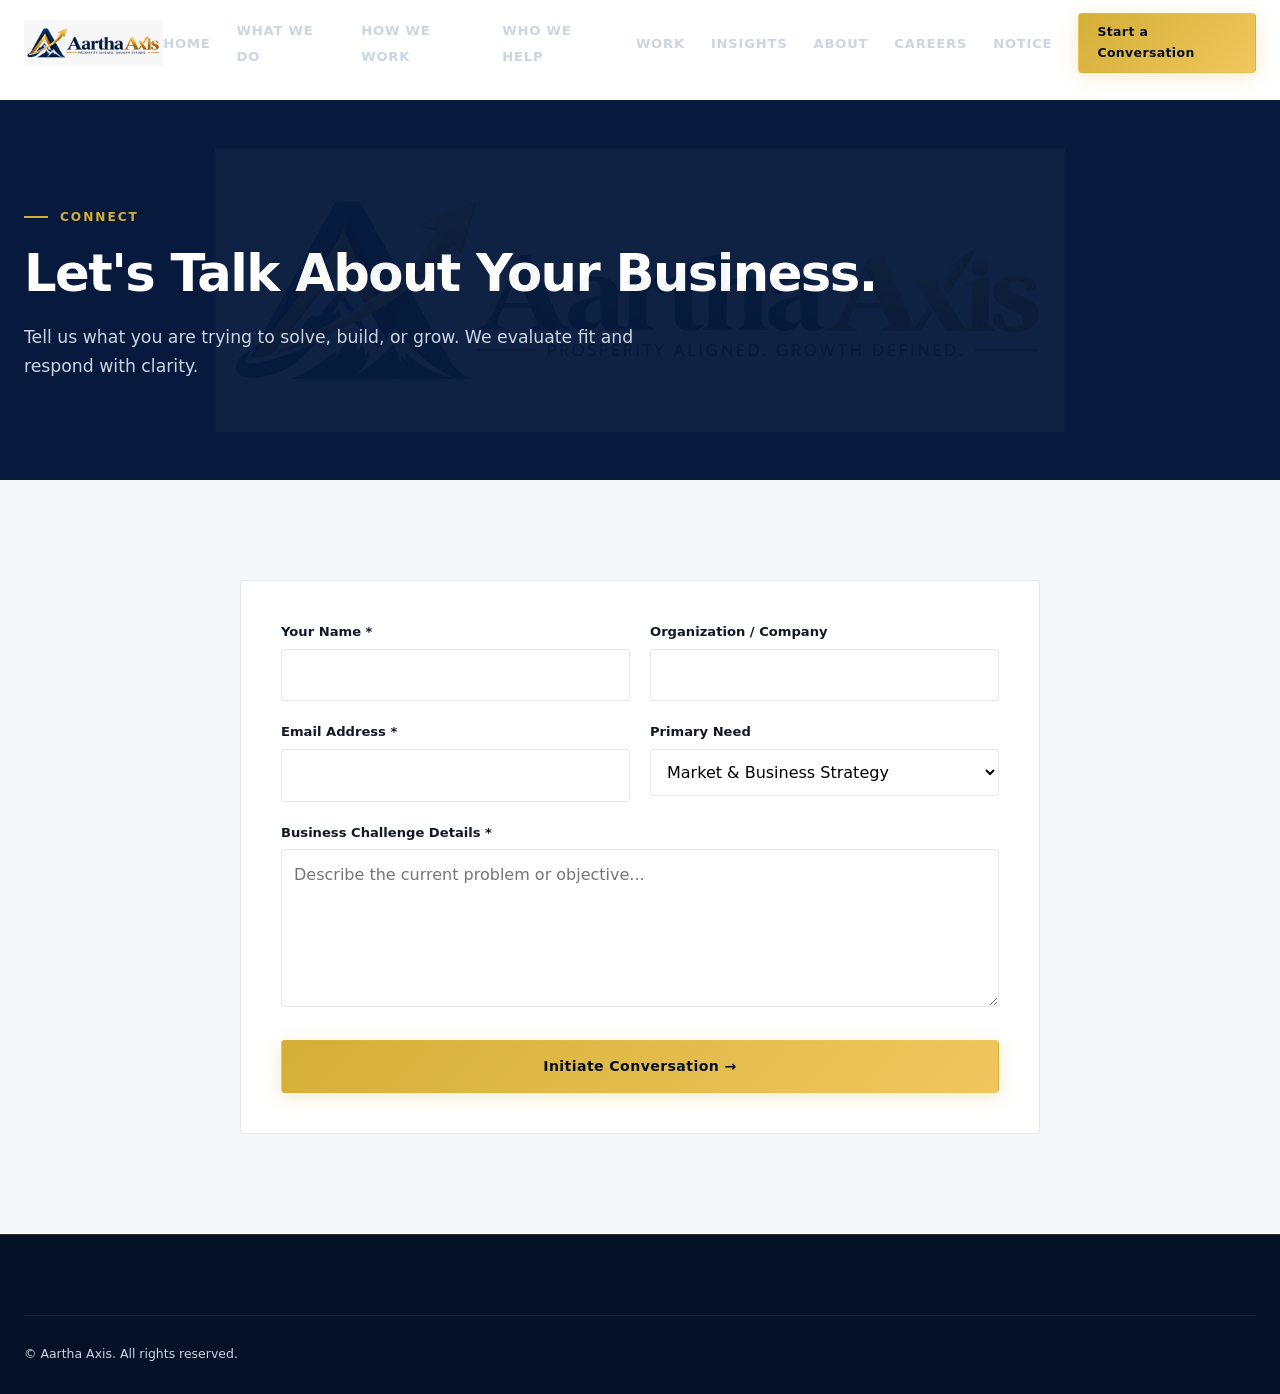
<file: contact.html>
<!DOCTYPE html>
<html lang="en">
<head>
  <meta charset="UTF-8">
  <meta name="viewport" content="width=device-width, initial-scale=1.0">
  <title>Start a Conversation | Aartha Axis</title>
  <meta name="description" content="Talk to Aartha Axis about the business challenges you are solving across strategy, research, digital growth, or analytics.">
  <link rel="canonical" href="https://aarthaaxis.com/contact.html">
  <link rel="stylesheet" href="css/style.css">
  <link rel="stylesheet" href="css/animations.css">
  <link rel="stylesheet" href="css/responsive.css">
</head>
<body>
  <header class="site-header">
    <div class="container nav-container">
      <a href="index.html" class="brand-link"><img src="assets/logo/logo.png" alt="Aartha Axis" class="brand-logo-img"></a>
      <ul class="nav-menu">
        <li><a href="index.html" class="nav-link">Home</a></li>
        <li><a href="what-we-do.html" class="nav-link">What We Do</a></li>
        <li><a href="how-we-work.html" class="nav-link">How We Work</a></li>
        <li><a href="who-we-help.html" class="nav-link">Who We Help</a></li>
        <li><a href="work.html" class="nav-link">Work</a></li>
        <li><a href="insights.html" class="nav-link">Insights</a></li>
        <li><a href="about.html" class="nav-link">About</a></li>
        <li><a href="careers.html" class="nav-link">Careers</a></li>
        <li><a href="notice.html" class="nav-link">Notice</a></li>
        <li><a href="contact.html" class="btn btn-primary" style="padding: 8px 18px; font-size: 0.78rem;">Start a Conversation</a></li>
      </ul>
      <button class="menu-toggle" aria-label="Menu">☰</button>
    </div>
  </header>

  <main style="padding-top: 100px;">
    <section class="section section--navy watermark-wrap">
      <div class="logo-watermark"></div>
      <div class="container">
        <span class="eyebrow">Connect</span>
        <h1 class="section-title">Let's Talk About Your Business.</h1>
        <p class="section-desc">Tell us what you are trying to solve, build, or grow. We evaluate fit and respond with clarity.</p>
      </div>
    </section>

    <section class="section section--light">
      <div class="container" style="max-width: 800px;">
        <form id="contact-form" class="service-box" style="padding: 40px;" novalidate>
          <div style="display: grid; grid-template-columns: 1fr 1fr; gap: 20px; margin-bottom: 20px;">
            <div>
              <label for="form-name" style="display: block; font-weight: 700; font-size: 0.82rem; margin-bottom: 6px;">Your Name *</label>
              <input type="text" id="form-name" required style="width: 100%; padding: 12px; border: 1px solid var(--border-light); border-radius: 4px;">
            </div>
            <div>
              <label for="form-company" style="display: block; font-weight: 700; font-size: 0.82rem; margin-bottom: 6px;">Organization / Company</label>
              <input type="text" id="form-company" style="width: 100%; padding: 12px; border: 1px solid var(--border-light); border-radius: 4px;">
            </div>
          </div>

          <div style="display: grid; grid-template-columns: 1fr 1fr; gap: 20px; margin-bottom: 20px;">
            <div>
              <label for="form-email" style="display: block; font-weight: 700; font-size: 0.82rem; margin-bottom: 6px;">Email Address *</label>
              <input type="email" id="form-email" required style="width: 100%; padding: 12px; border: 1px solid var(--border-light); border-radius: 4px;">
            </div>
            <div>
              <label for="form-service" style="display: block; font-weight: 700; font-size: 0.82rem; margin-bottom: 6px;">Primary Need</label>
              <select id="form-service" style="width: 100%; padding: 12px; border: 1px solid var(--border-light); border-radius: 4px; background: white;">
                <option value="Market & Strategy">Market & Business Strategy</option>
                <option value="Digital Growth & SEO">Digital Growth & SEO</option>
                <option value="Data & Analytics">Data, Analytics & BI</option>
                <option value="Technology Solutions">Technology Implementation</option>
                <option value="General Exploration">General Exploration</option>
              </select>
            </div>
          </div>

          <div style="margin-bottom: 24px;">
            <label for="form-message" style="display: block; font-weight: 700; font-size: 0.82rem; margin-bottom: 6px;">Business Challenge Details *</label>
            <textarea id="form-message" rows="5" required placeholder="Describe the current problem or objective..." style="width: 100%; padding: 12px; border: 1px solid var(--border-light); border-radius: 4px;"></textarea>
          </div>

          <button type="submit" class="btn btn-primary" style="width: 100%;">Initiate Conversation →</button>
        </form>
      </div>
    </section>
  </main>

  <footer class="site-footer">
    <div class="container footer-bottom">
      <span>&copy; Aartha Axis. All rights reserved.</span>
    </div>
  </footer>
  <script src="js/navigation.js"></script>
  <script src="js/forms.js"></script>
</body>
</html>
</file>
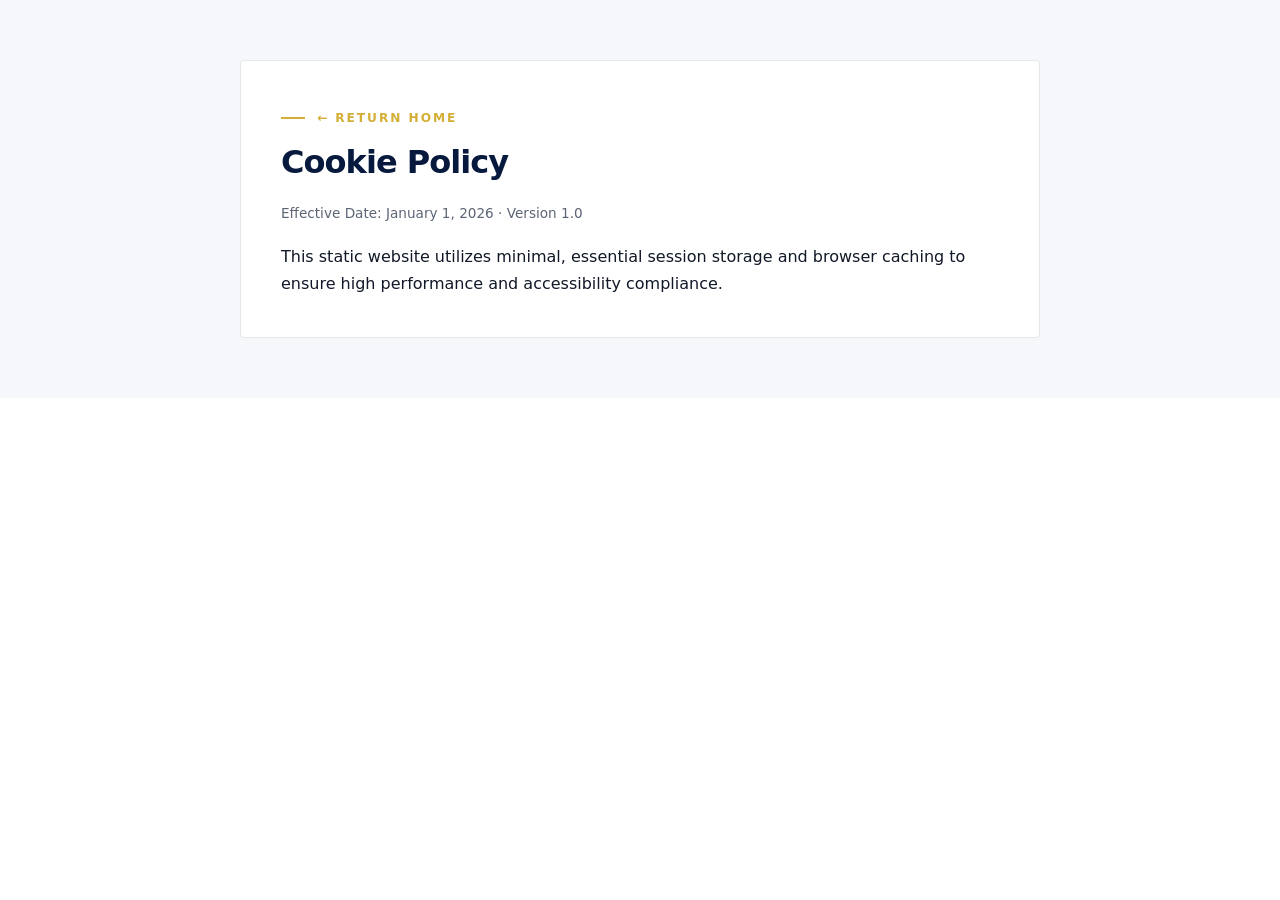
<file: cookie-policy.html>
<!DOCTYPE html>
<html lang="en">
<head>
  <meta charset="UTF-8">
  <meta name="viewport" content="width=device-width, initial-scale=1.0">
  <title>Cookie Policy | Aartha Axis</title>
  <link rel="stylesheet" href="css/style.css">
</head>
<body style="padding: 60px 0; background: var(--light-bg);">
  <div class="container" style="max-width: 800px; background: white; padding: 40px; border-radius: 4px; border: 1px solid var(--border-light);">
    <a href="index.html" class="eyebrow">← Return Home</a>
    <h1 style="margin-bottom: 20px;">Cookie Policy</h1>
    <p style="font-size: 0.85rem; color: var(--text-muted); margin-bottom: 20px;">Effective Date: January 1, 2026 · Version 1.0</p>
    <p>This static website utilizes minimal, essential session storage and browser caching to ensure high performance and accessibility compliance.</p>
  </div>
</body>
</html>
</file>
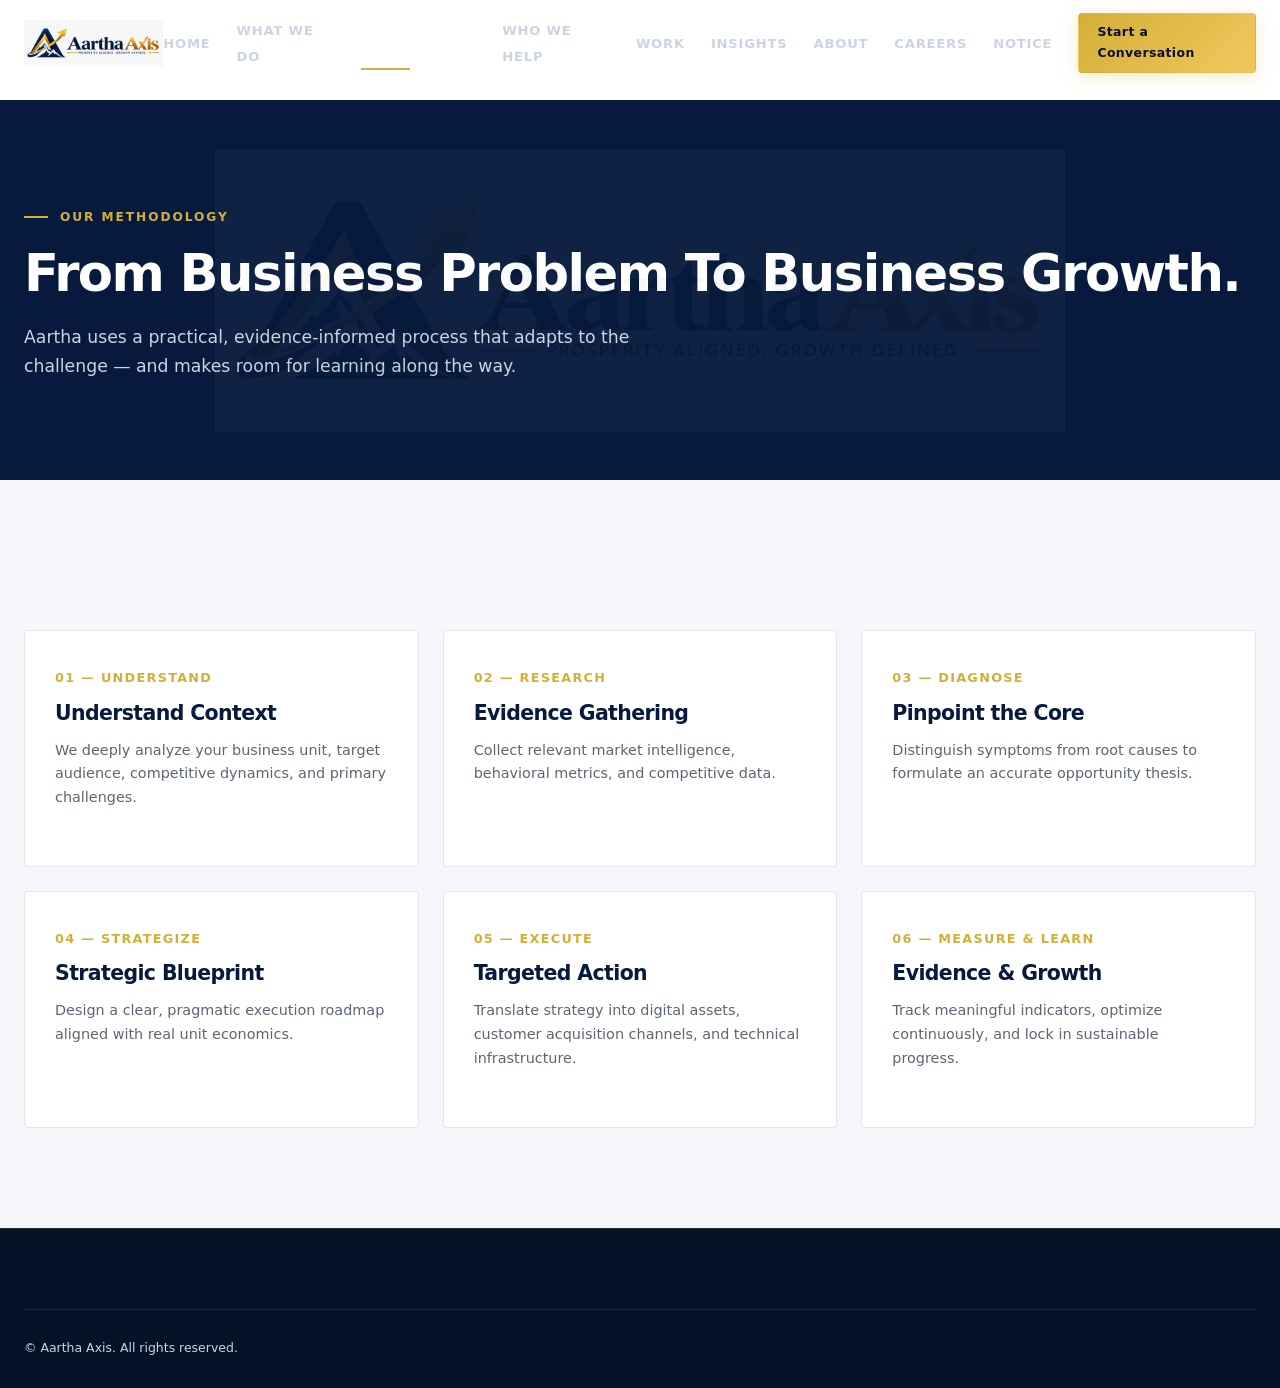
<file: how-we-work.html>
<!DOCTYPE html>
<html lang="en">
<head>
  <meta charset="UTF-8">
  <meta name="viewport" content="width=device-width, initial-scale=1.0">
  <title>Our Business Growth & Strategy Process | Aartha Axis</title>
  <meta name="description" content="Aartha uses a practical, evidence-informed process that adapts to the challenge — and makes room for learning along the way.">
  <link rel="canonical" href="https://aarthaaxis.com/how-we-work.html">
  <link rel="stylesheet" href="css/style.css">
  <link rel="stylesheet" href="css/animations.css">
  <link rel="stylesheet" href="css/responsive.css">
</head>
<body>
  <header class="site-header">
    <div class="container nav-container">
      <a href="index.html" class="brand-link"><img src="assets/logo/logo.png" alt="Aartha Axis" class="brand-logo-img"></a>
      <ul class="nav-menu">
        <li><a href="index.html" class="nav-link">Home</a></li>
        <li><a href="what-we-do.html" class="nav-link">What We Do</a></li>
        <li><a href="how-we-work.html" class="nav-link active">How We Work</a></li>
        <li><a href="who-we-help.html" class="nav-link">Who We Help</a></li>
        <li><a href="work.html" class="nav-link">Work</a></li>
        <li><a href="insights.html" class="nav-link">Insights</a></li>
        <li><a href="about.html" class="nav-link">About</a></li>
        <li><a href="careers.html" class="nav-link">Careers</a></li>
        <li><a href="notice.html" class="nav-link">Notice</a></li>
        <li><a href="contact.html" class="btn btn-primary" style="padding: 8px 18px; font-size: 0.78rem;">Start a Conversation</a></li>
      </ul>
      <button class="menu-toggle" aria-label="Menu">☰</button>
    </div>
  </header>

  <main style="padding-top: 100px;">
    <section class="section section--navy watermark-wrap">
      <div class="logo-watermark"></div>
      <div class="container">
        <span class="eyebrow">Our Methodology</span>
        <h1 class="section-title">From Business Problem To Business Growth.</h1>
        <p class="section-desc">
          Aartha uses a practical, evidence-informed process that adapts to the challenge — and makes room for learning along the way.
        </p>
      </div>
    </section>

    <section class="section section--light">
      <div class="container card-grid-3">
        <div class="service-box">
          <span class="process-number">01 — UNDERSTAND</span>
          <h3>Understand Context</h3>
          <p>We deeply analyze your business unit, target audience, competitive dynamics, and primary challenges.</p>
        </div>
        <div class="service-box">
          <span class="process-number">02 — RESEARCH</span>
          <h3>Evidence Gathering</h3>
          <p>Collect relevant market intelligence, behavioral metrics, and competitive data.</p>
        </div>
        <div class="service-box">
          <span class="process-number">03 — DIAGNOSE</span>
          <h3>Pinpoint the Core</h3>
          <p>Distinguish symptoms from root causes to formulate an accurate opportunity thesis.</p>
        </div>
        <div class="service-box">
          <span class="process-number">04 — STRATEGIZE</span>
          <h3>Strategic Blueprint</h3>
          <p>Design a clear, pragmatic execution roadmap aligned with real unit economics.</p>
        </div>
        <div class="service-box">
          <span class="process-number">05 — EXECUTE</span>
          <h3>Targeted Action</h3>
          <p>Translate strategy into digital assets, customer acquisition channels, and technical infrastructure.</p>
        </div>
        <div class="service-box">
          <span class="process-number">06 — MEASURE & LEARN</span>
          <h3>Evidence & Growth</h3>
          <p>Track meaningful indicators, optimize continuously, and lock in sustainable progress.</p>
        </div>
      </div>
    </section>
  </main>

  <footer class="site-footer">
    <div class="container footer-bottom">
      <span>&copy; Aartha Axis. All rights reserved.</span>
    </div>
  </footer>
  <script src="js/navigation.js"></script>
</body>
</html>
</file>
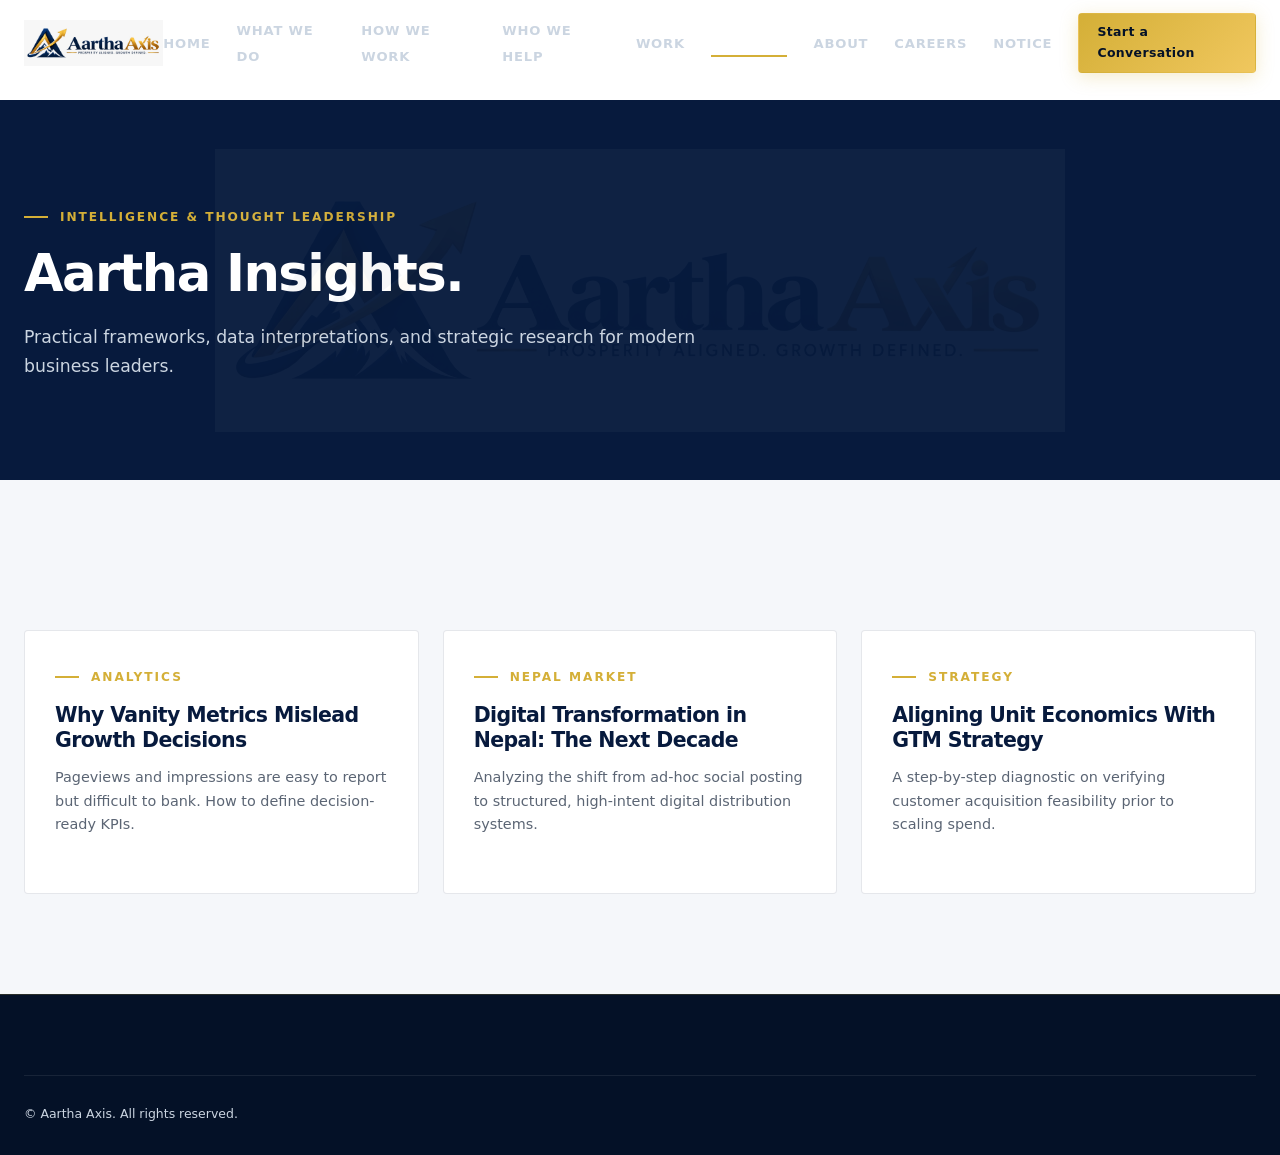
<file: insights.html>
<!DOCTYPE html>
<html lang="en">
<head>
  <meta charset="UTF-8">
  <meta name="viewport" content="width=device-width, initial-scale=1.0">
  <title>Business, Market & Digital Insights | Aartha Axis</title>
  <meta name="description" content="Perspectives and market intelligence on business strategy, analytics, and digital transformation in Nepal and global markets.">
  <link rel="canonical" href="https://aarthaaxis.com/insights.html">
  <link rel="stylesheet" href="css/style.css">
  <link rel="stylesheet" href="css/animations.css">
  <link rel="stylesheet" href="css/responsive.css">
</head>
<body>
  <header class="site-header">
    <div class="container nav-container">
      <a href="index.html" class="brand-link"><img src="assets/logo/logo.png" alt="Aartha Axis" class="brand-logo-img"></a>
      <ul class="nav-menu">
        <li><a href="index.html" class="nav-link">Home</a></li>
        <li><a href="what-we-do.html" class="nav-link">What We Do</a></li>
        <li><a href="how-we-work.html" class="nav-link">How We Work</a></li>
        <li><a href="who-we-help.html" class="nav-link">Who We Help</a></li>
        <li><a href="work.html" class="nav-link">Work</a></li>
        <li><a href="insights.html" class="nav-link active">Insights</a></li>
        <li><a href="about.html" class="nav-link">About</a></li>
        <li><a href="careers.html" class="nav-link">Careers</a></li>
        <li><a href="notice.html" class="nav-link">Notice</a></li>
        <li><a href="contact.html" class="btn btn-primary" style="padding: 8px 18px; font-size: 0.78rem;">Start a Conversation</a></li>
      </ul>
      <button class="menu-toggle" aria-label="Menu">☰</button>
    </div>
  </header>

  <main style="padding-top: 100px;">
    <section class="section section--navy watermark-wrap">
      <div class="logo-watermark"></div>
      <div class="container">
        <span class="eyebrow">Intelligence & Thought Leadership</span>
        <h1 class="section-title">Aartha Insights.</h1>
        <p class="section-desc">Practical frameworks, data interpretations, and strategic research for modern business leaders.</p>
      </div>
    </section>

    <section class="section section--light">
      <div class="container card-grid-3">
        <article class="service-box">
          <span class="eyebrow">ANALYTICS</span>
          <h3>Why Vanity Metrics Mislead Growth Decisions</h3>
          <p>Pageviews and impressions are easy to report but difficult to bank. How to define decision-ready KPIs.</p>
        </article>

        <article class="service-box">
          <span class="eyebrow">NEPAL MARKET</span>
          <h3>Digital Transformation in Nepal: The Next Decade</h3>
          <p>Analyzing the shift from ad-hoc social posting to structured, high-intent digital distribution systems.</p>
        </article>

        <article class="service-box">
          <span class="eyebrow">STRATEGY</span>
          <h3>Aligning Unit Economics With GTM Strategy</h3>
          <p>A step-by-step diagnostic on verifying customer acquisition feasibility prior to scaling spend.</p>
        </article>
      </div>
    </section>
  </main>

  <footer class="site-footer">
    <div class="container footer-bottom">
      <span>&copy; Aartha Axis. All rights reserved.</span>
    </div>
  </footer>
  <script src="js/navigation.js"></script>
</body>
</html>
</file>
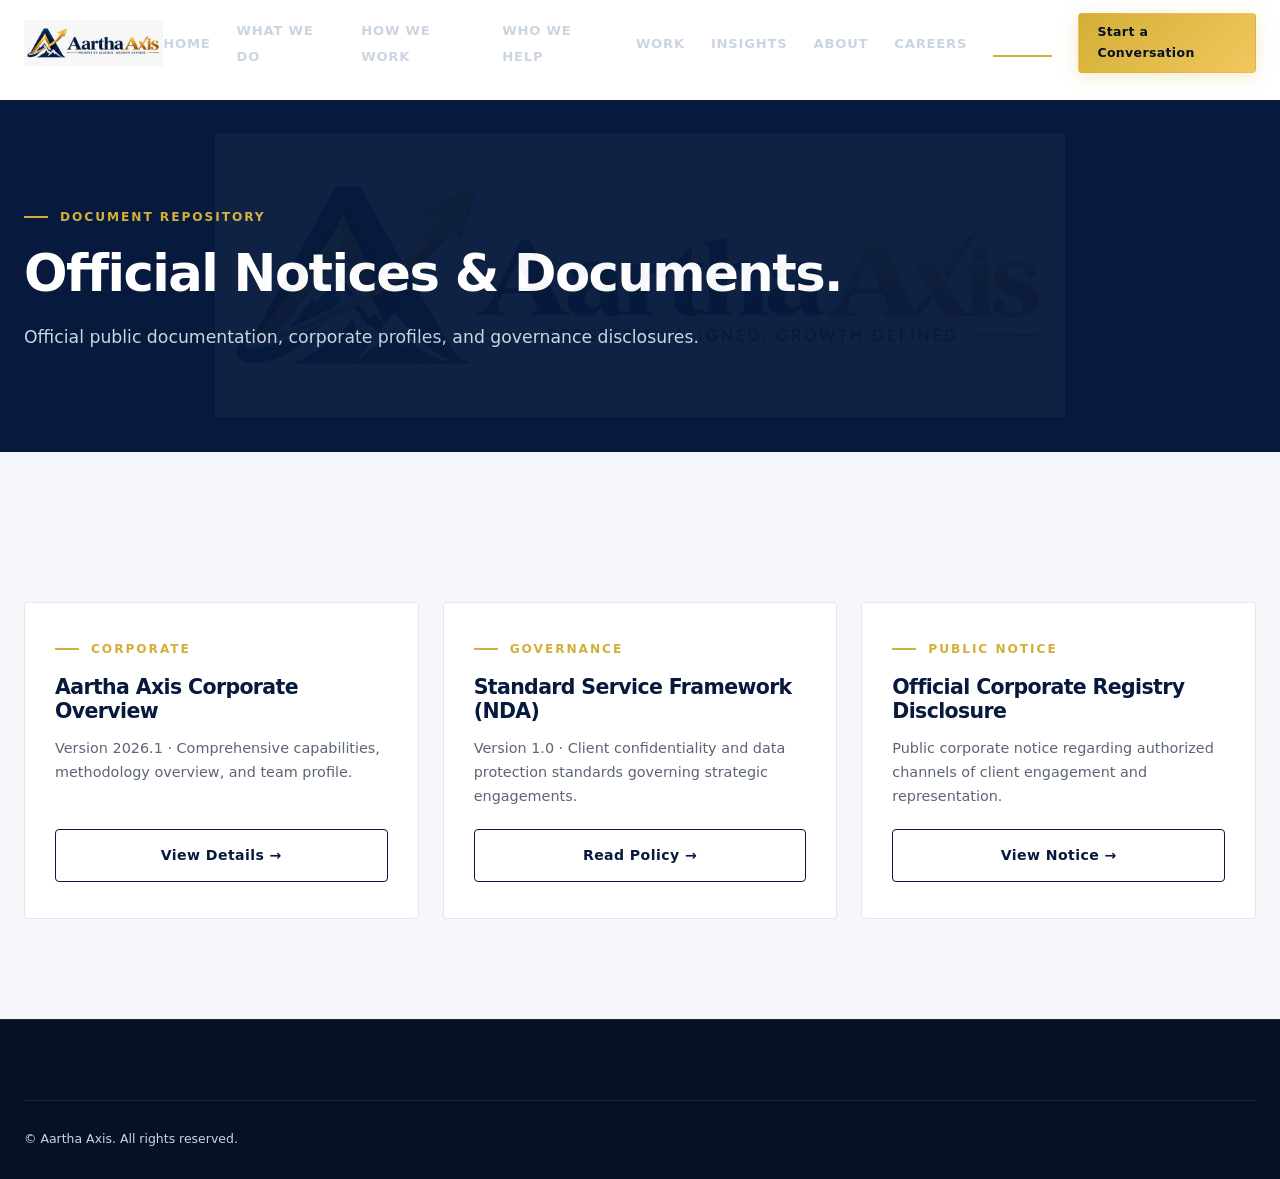
<file: notice.html>
<!DOCTYPE html>
<html lang="en">
<head>
  <meta charset="UTF-8">
  <meta name="viewport" content="width=device-width, initial-scale=1.0">
  <title>Aartha Axis | Official Notices & Documents</title>
  <meta name="description" content="Access official public corporate notices, documentation standards, and research publications from Aartha Axis.">
  <link rel="canonical" href="https://aarthaaxis.com/notice.html">
  <link rel="stylesheet" href="css/style.css">
  <link rel="stylesheet" href="css/animations.css">
  <link rel="stylesheet" href="css/responsive.css">
</head>
<body>
  <header class="site-header">
    <div class="container nav-container">
      <a href="index.html" class="brand-link"><img src="assets/logo/logo.png" alt="Aartha Axis" class="brand-logo-img"></a>
      <ul class="nav-menu">
        <li><a href="index.html" class="nav-link">Home</a></li>
        <li><a href="what-we-do.html" class="nav-link">What We Do</a></li>
        <li><a href="how-we-work.html" class="nav-link">How We Work</a></li>
        <li><a href="who-we-help.html" class="nav-link">Who We Help</a></li>
        <li><a href="work.html" class="nav-link">Work</a></li>
        <li><a href="insights.html" class="nav-link">Insights</a></li>
        <li><a href="about.html" class="nav-link">About</a></li>
        <li><a href="careers.html" class="nav-link">Careers</a></li>
        <li><a href="notice.html" class="nav-link active">Notice</a></li>
        <li><a href="contact.html" class="btn btn-primary" style="padding: 8px 18px; font-size: 0.78rem;">Start a Conversation</a></li>
      </ul>
      <button class="menu-toggle" aria-label="Menu">☰</button>
    </div>
  </header>

  <main style="padding-top: 100px;">
    <section class="section section--navy watermark-wrap">
      <div class="logo-watermark"></div>
      <div class="container">
        <span class="eyebrow">Document Repository</span>
        <h1 class="section-title">Official Notices & Documents.</h1>
        <p class="section-desc">Official public documentation, corporate profiles, and governance disclosures.</p>
      </div>
    </section>

    <section class="section section--light">
      <div class="container">
        <div class="card-grid-3">
          <div class="service-box">
            <span class="eyebrow">CORPORATE</span>
            <h3>Aartha Axis Corporate Overview</h3>
            <p>Version 2026.1 · Comprehensive capabilities, methodology overview, and team profile.</p>
            <a href="about.html" class="btn btn-ghost-dark" style="margin-top: auto;">View Details →</a>
          </div>

          <div class="service-box">
            <span class="eyebrow">GOVERNANCE</span>
            <h3>Standard Service Framework (NDA)</h3>
            <p>Version 1.0 · Client confidentiality and data protection standards governing strategic engagements.</p>
            <a href="privacy-policy.html" class="btn btn-ghost-dark" style="margin-top: auto;">Read Policy →</a>
          </div>

          <div class="service-box">
            <span class="eyebrow">PUBLIC NOTICE</span>
            <h3>Official Corporate Registry Disclosure</h3>
            <p>Public corporate notice regarding authorized channels of client engagement and representation.</p>
            <a href="website-disclaimer.html" class="btn btn-ghost-dark" style="margin-top: auto;">View Notice →</a>
          </div>
        </div>
      </div>
    </section>
  </main>

  <footer class="site-footer">
    <div class="container footer-bottom">
      <span>&copy; Aartha Axis. All rights reserved.</span>
    </div>
  </footer>
  <script src="js/navigation.js"></script>
</body>
</html>
</file>
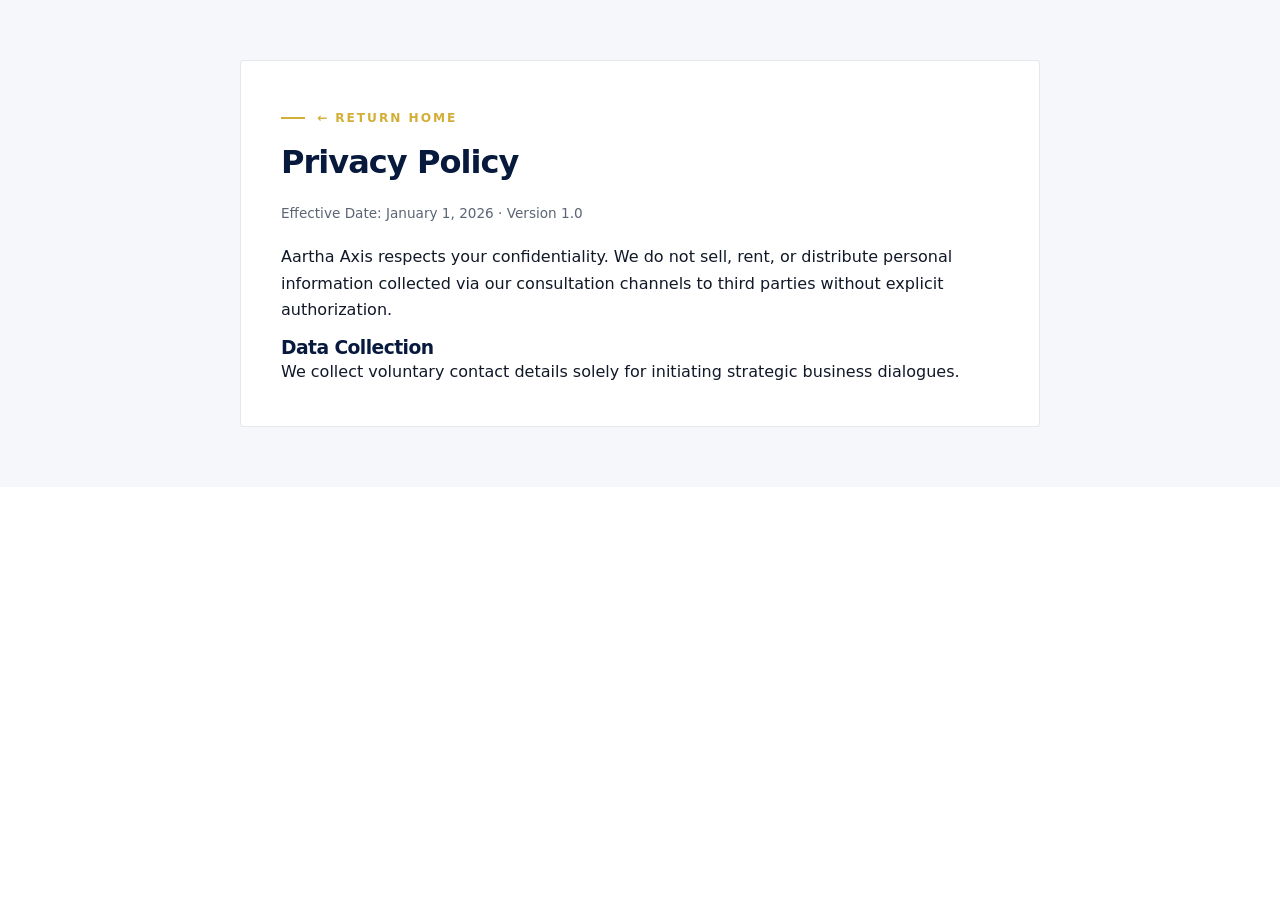
<file: privacy-policy.html>
<!DOCTYPE html>
<html lang="en">
<head>
  <meta charset="UTF-8">
  <meta name="viewport" content="width=device-width, initial-scale=1.0">
  <title>Privacy Policy | Aartha Axis</title>
  <link rel="stylesheet" href="css/style.css">
</head>
<body style="padding: 60px 0; background: var(--light-bg);">
  <div class="container" style="max-width: 800px; background: white; padding: 40px; border-radius: 4px; border: 1px solid var(--border-light);">
    <a href="index.html" class="eyebrow">← Return Home</a>
    <h1 style="margin-bottom: 20px;">Privacy Policy</h1>
    <p style="font-size: 0.85rem; color: var(--text-muted); margin-bottom: 20px;">Effective Date: January 1, 2026 · Version 1.0</p>
    <p style="margin-bottom: 14px;">Aartha Axis respects your confidentiality. We do not sell, rent, or distribute personal information collected via our consultation channels to third parties without explicit authorization.</p>
    <h3>Data Collection</h3>
    <p>We collect voluntary contact details solely for initiating strategic business dialogues.</p>
  </div>
</body>
</html>
</file>
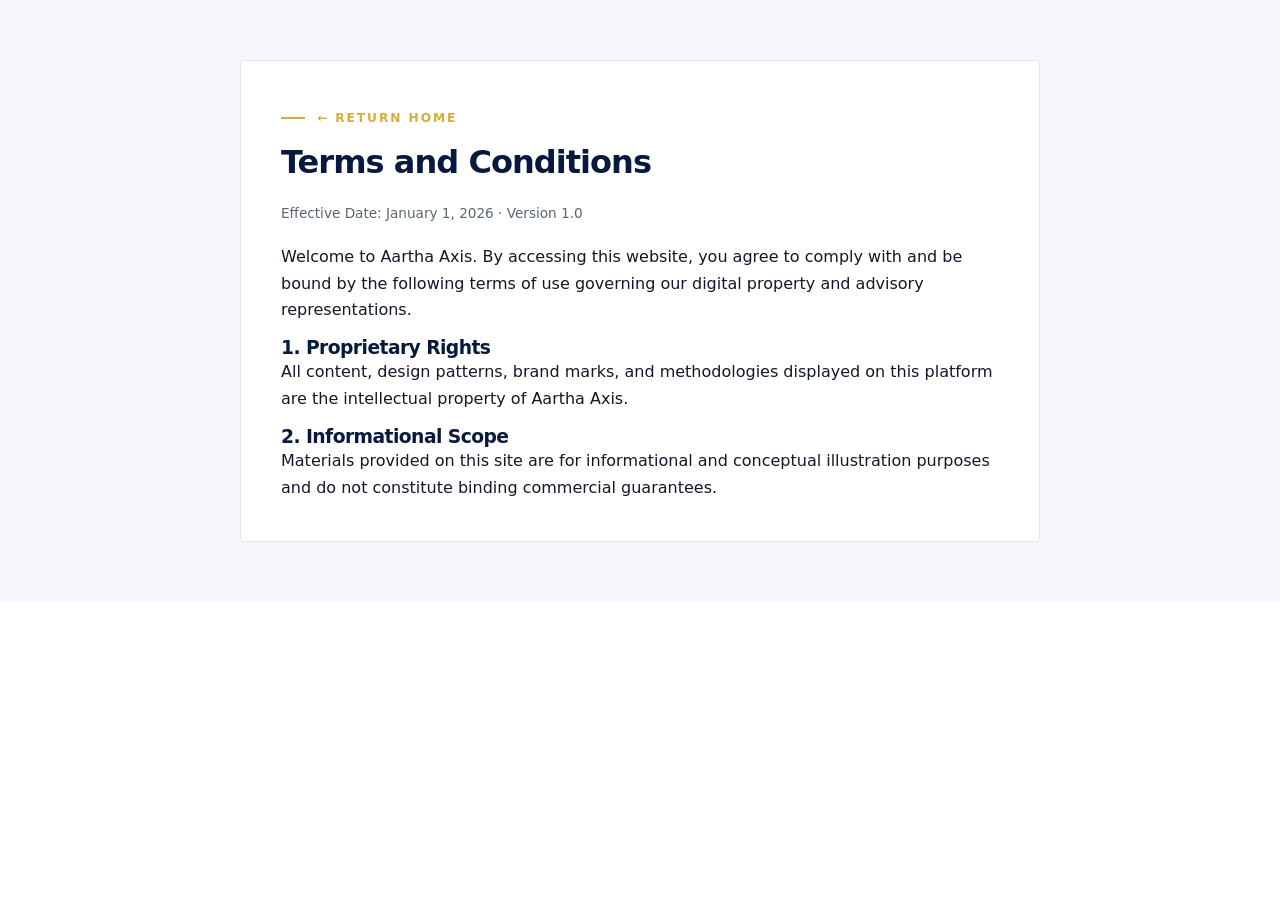
<file: terms.html>
<!DOCTYPE html>
<html lang="en">
<head>
  <meta charset="UTF-8">
  <meta name="viewport" content="width=device-width, initial-scale=1.0">
  <title>Terms & Conditions | Aartha Axis</title>
  <link rel="stylesheet" href="css/style.css">
</head>
<body style="padding: 60px 0; background: var(--light-bg);">
  <div class="container" style="max-width: 800px; background: white; padding: 40px; border-radius: 4px; border: 1px solid var(--border-light);">
    <a href="index.html" class="eyebrow">← Return Home</a>
    <h1 style="margin-bottom: 20px;">Terms and Conditions</h1>
    <p style="font-size: 0.85rem; color: var(--text-muted); margin-bottom: 20px;">Effective Date: January 1, 2026 · Version 1.0</p>
    <p style="margin-bottom: 14px;">Welcome to Aartha Axis. By accessing this website, you agree to comply with and be bound by the following terms of use governing our digital property and advisory representations.</p>
    <h3>1. Proprietary Rights</h3>
    <p style="margin-bottom: 14px;">All content, design patterns, brand marks, and methodologies displayed on this platform are the intellectual property of Aartha Axis.</p>
    <h3>2. Informational Scope</h3>
    <p>Materials provided on this site are for informational and conceptual illustration purposes and do not constitute binding commercial guarantees.</p>
  </div>
</body>
</html>
</file>
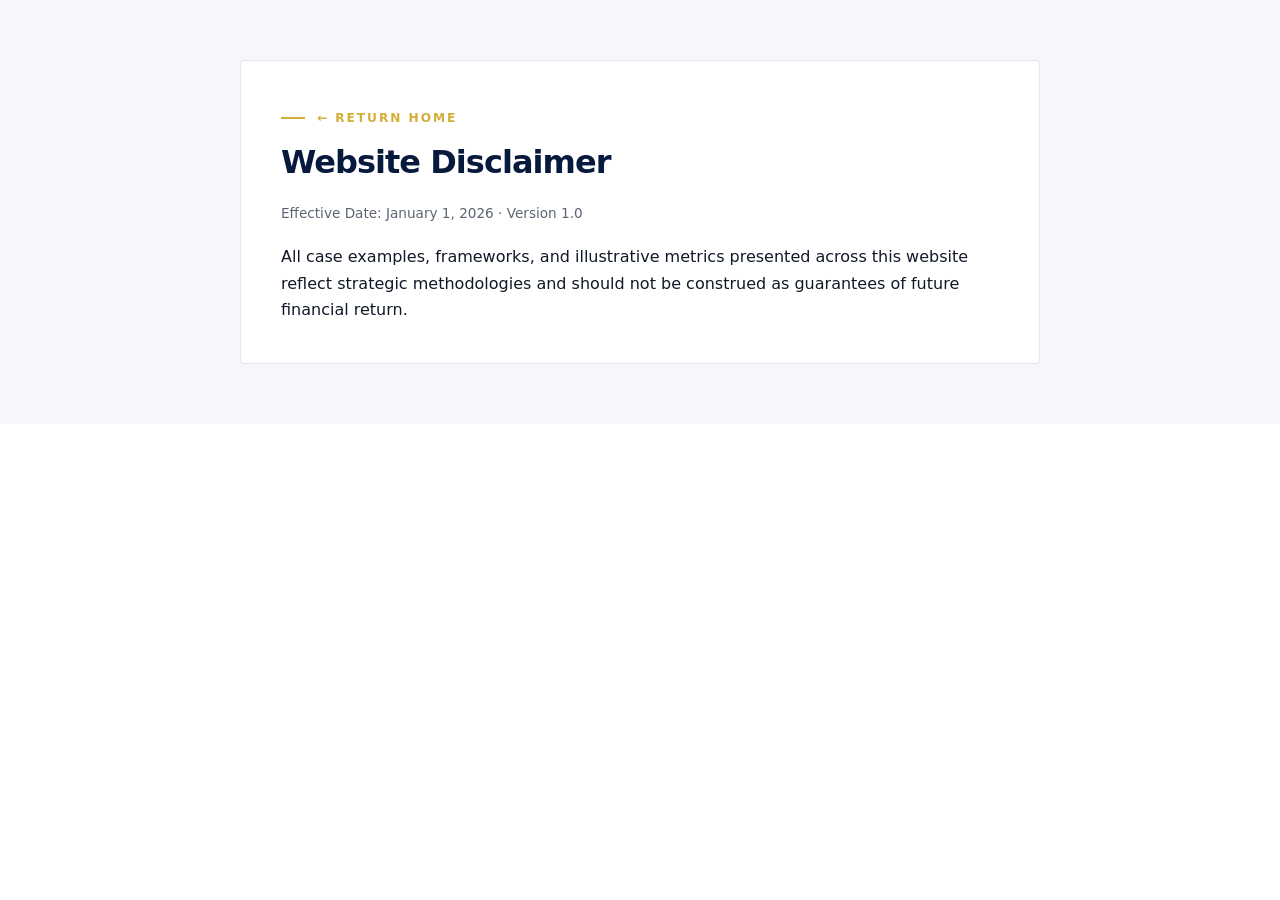
<file: website-disclaimer.html>
<!DOCTYPE html>
<html lang="en">
<head>
  <meta charset="UTF-8">
  <meta name="viewport" content="width=device-width, initial-scale=1.0">
  <title>Website Disclaimer | Aartha Axis</title>
  <link rel="stylesheet" href="css/style.css">
</head>
<body style="padding: 60px 0; background: var(--light-bg);">
  <div class="container" style="max-width: 800px; background: white; padding: 40px; border-radius: 4px; border: 1px solid var(--border-light);">
    <a href="index.html" class="eyebrow">← Return Home</a>
    <h1 style="margin-bottom: 20px;">Website Disclaimer</h1>
    <p style="font-size: 0.85rem; color: var(--text-muted); margin-bottom: 20px;">Effective Date: January 1, 2026 · Version 1.0</p>
    <p>All case examples, frameworks, and illustrative metrics presented across this website reflect strategic methodologies and should not be construed as guarantees of future financial return.</p>
  </div>
</body>
</html>
</file>
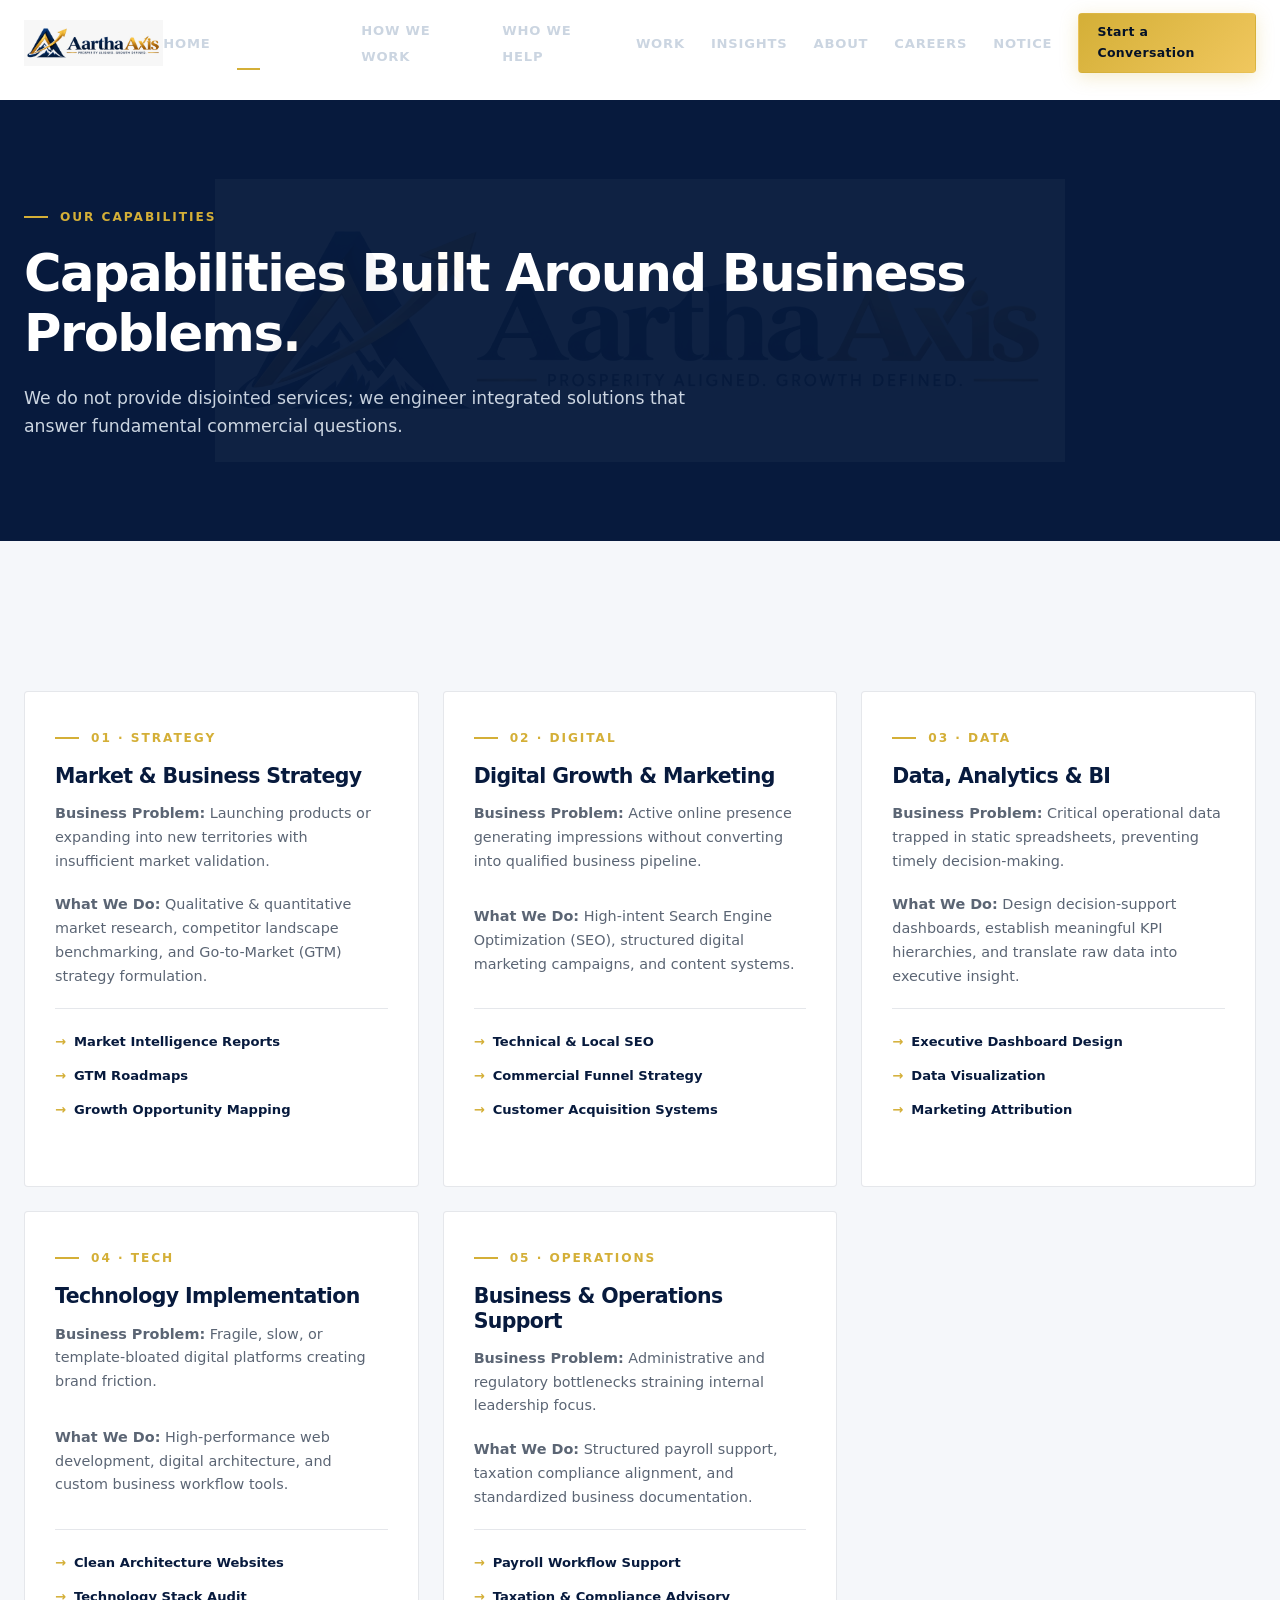
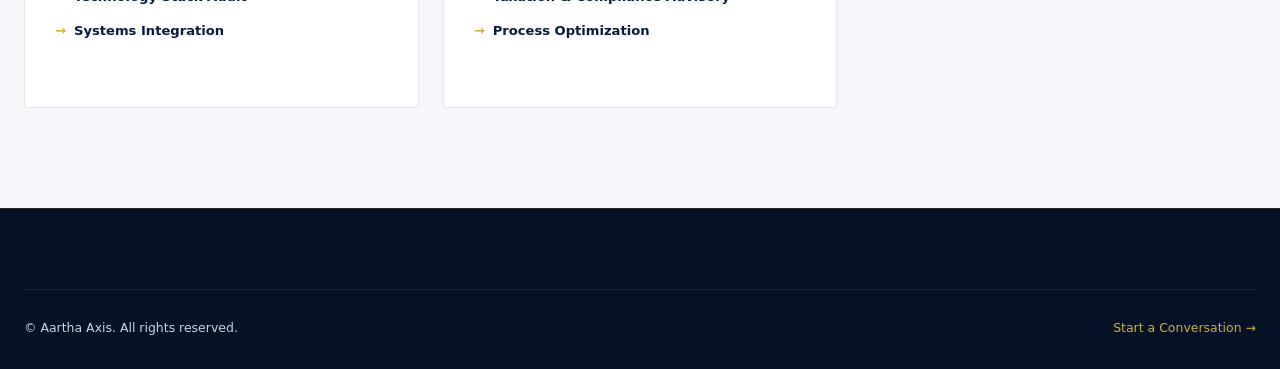
<file: what-we-do.html>
<!DOCTYPE html>
<html lang="en">
<head>
  <meta charset="UTF-8">
  <meta name="viewport" content="width=device-width, initial-scale=1.0">
  <title>Business Growth & Digital Strategy Services | Aartha Axis</title>
  <meta name="description" content="Explore Aartha Axis capabilities across Market Strategy, Digital Growth, Data Analytics, Technology Implementation, and Business Operations.">
  <link rel="canonical" href="https://aarthaaxis.com/what-we-do.html">
  <link rel="stylesheet" href="css/style.css">
  <link rel="stylesheet" href="css/animations.css">
  <link rel="stylesheet" href="css/responsive.css">
</head>
<body>
  <header class="site-header">
    <div class="container nav-container">
      <a href="index.html" class="brand-link"><img src="assets/logo/logo.png" alt="Aartha Axis" class="brand-logo-img"></a>
      <ul class="nav-menu">
        <li><a href="index.html" class="nav-link">Home</a></li>
        <li><a href="what-we-do.html" class="nav-link active">What We Do</a></li>
        <li><a href="how-we-work.html" class="nav-link">How We Work</a></li>
        <li><a href="who-we-help.html" class="nav-link">Who We Help</a></li>
        <li><a href="work.html" class="nav-link">Work</a></li>
        <li><a href="insights.html" class="nav-link">Insights</a></li>
        <li><a href="about.html" class="nav-link">About</a></li>
        <li><a href="careers.html" class="nav-link">Careers</a></li>
        <li><a href="notice.html" class="nav-link">Notice</a></li>
        <li><a href="contact.html" class="btn btn-primary" style="padding: 8px 18px; font-size: 0.78rem;">Start a Conversation</a></li>
      </ul>
      <button class="menu-toggle" aria-label="Menu">☰</button>
    </div>
  </header>

  <main style="padding-top: 100px;">
    <section class="section section--navy watermark-wrap">
      <div class="logo-watermark"></div>
      <div class="container">
        <span class="eyebrow">Our Capabilities</span>
        <h1 class="section-title">Capabilities Built Around Business Problems.</h1>
        <p class="section-desc">We do not provide disjointed services; we engineer integrated solutions that answer fundamental commercial questions.</p>
      </div>
    </section>

    <section class="section section--light">
      <div class="container card-grid-3">
        <article class="service-box">
          <span class="eyebrow">01 · STRATEGY</span>
          <h3>Market & Business Strategy</h3>
          <p><strong>Business Problem:</strong> Launching products or expanding into new territories with insufficient market validation.</p>
          <p><strong>What We Do:</strong> Qualitative & quantitative market research, competitor landscape benchmarking, and Go-to-Market (GTM) strategy formulation.</p>
          <ul>
            <li>Market Intelligence Reports</li>
            <li>GTM Roadmaps</li>
            <li>Growth Opportunity Mapping</li>
          </ul>
        </article>

        <article class="service-box">
          <span class="eyebrow">02 · DIGITAL</span>
          <h3>Digital Growth & Marketing</h3>
          <p><strong>Business Problem:</strong> Active online presence generating impressions without converting into qualified business pipeline.</p>
          <p><strong>What We Do:</strong> High-intent Search Engine Optimization (SEO), structured digital marketing campaigns, and content systems.</p>
          <ul>
            <li>Technical & Local SEO</li>
            <li>Commercial Funnel Strategy</li>
            <li>Customer Acquisition Systems</li>
          </ul>
        </article>

        <article class="service-box">
          <span class="eyebrow">03 · DATA</span>
          <h3>Data, Analytics & BI</h3>
          <p><strong>Business Problem:</strong> Critical operational data trapped in static spreadsheets, preventing timely decision-making.</p>
          <p><strong>What We Do:</strong> Design decision-support dashboards, establish meaningful KPI hierarchies, and translate raw data into executive insight.</p>
          <ul>
            <li>Executive Dashboard Design</li>
            <li>Data Visualization</li>
            <li>Marketing Attribution</li>
          </ul>
        </article>

        <article class="service-box">
          <span class="eyebrow">04 · TECH</span>
          <h3>Technology Implementation</h3>
          <p><strong>Business Problem:</strong> Fragile, slow, or template-bloated digital platforms creating brand friction.</p>
          <p><strong>What We Do:</strong> High-performance web development, digital architecture, and custom business workflow tools.</p>
          <ul>
            <li>Clean Architecture Websites</li>
            <li>Technology Stack Audit</li>
            <li>Systems Integration</li>
          </ul>
        </article>

        <article class="service-box">
          <span class="eyebrow">05 · OPERATIONS</span>
          <h3>Business & Operations Support</h3>
          <p><strong>Business Problem:</strong> Administrative and regulatory bottlenecks straining internal leadership focus.</p>
          <p><strong>What We Do:</strong> Structured payroll support, taxation compliance alignment, and standardized business documentation.</p>
          <ul>
            <li>Payroll Workflow Support</li>
            <li>Taxation & Compliance Advisory</li>
            <li>Process Optimization</li>
          </ul>
        </article>
      </div>
    </section>
  </main>

  <footer class="site-footer">
    <div class="container footer-bottom">
      <span>&copy; Aartha Axis. All rights reserved.</span>
      <a href="contact.html" style="color: var(--gold-primary);">Start a Conversation →</a>
    </div>
  </footer>
  <script src="js/navigation.js"></script>
</body>
</html>
</file>
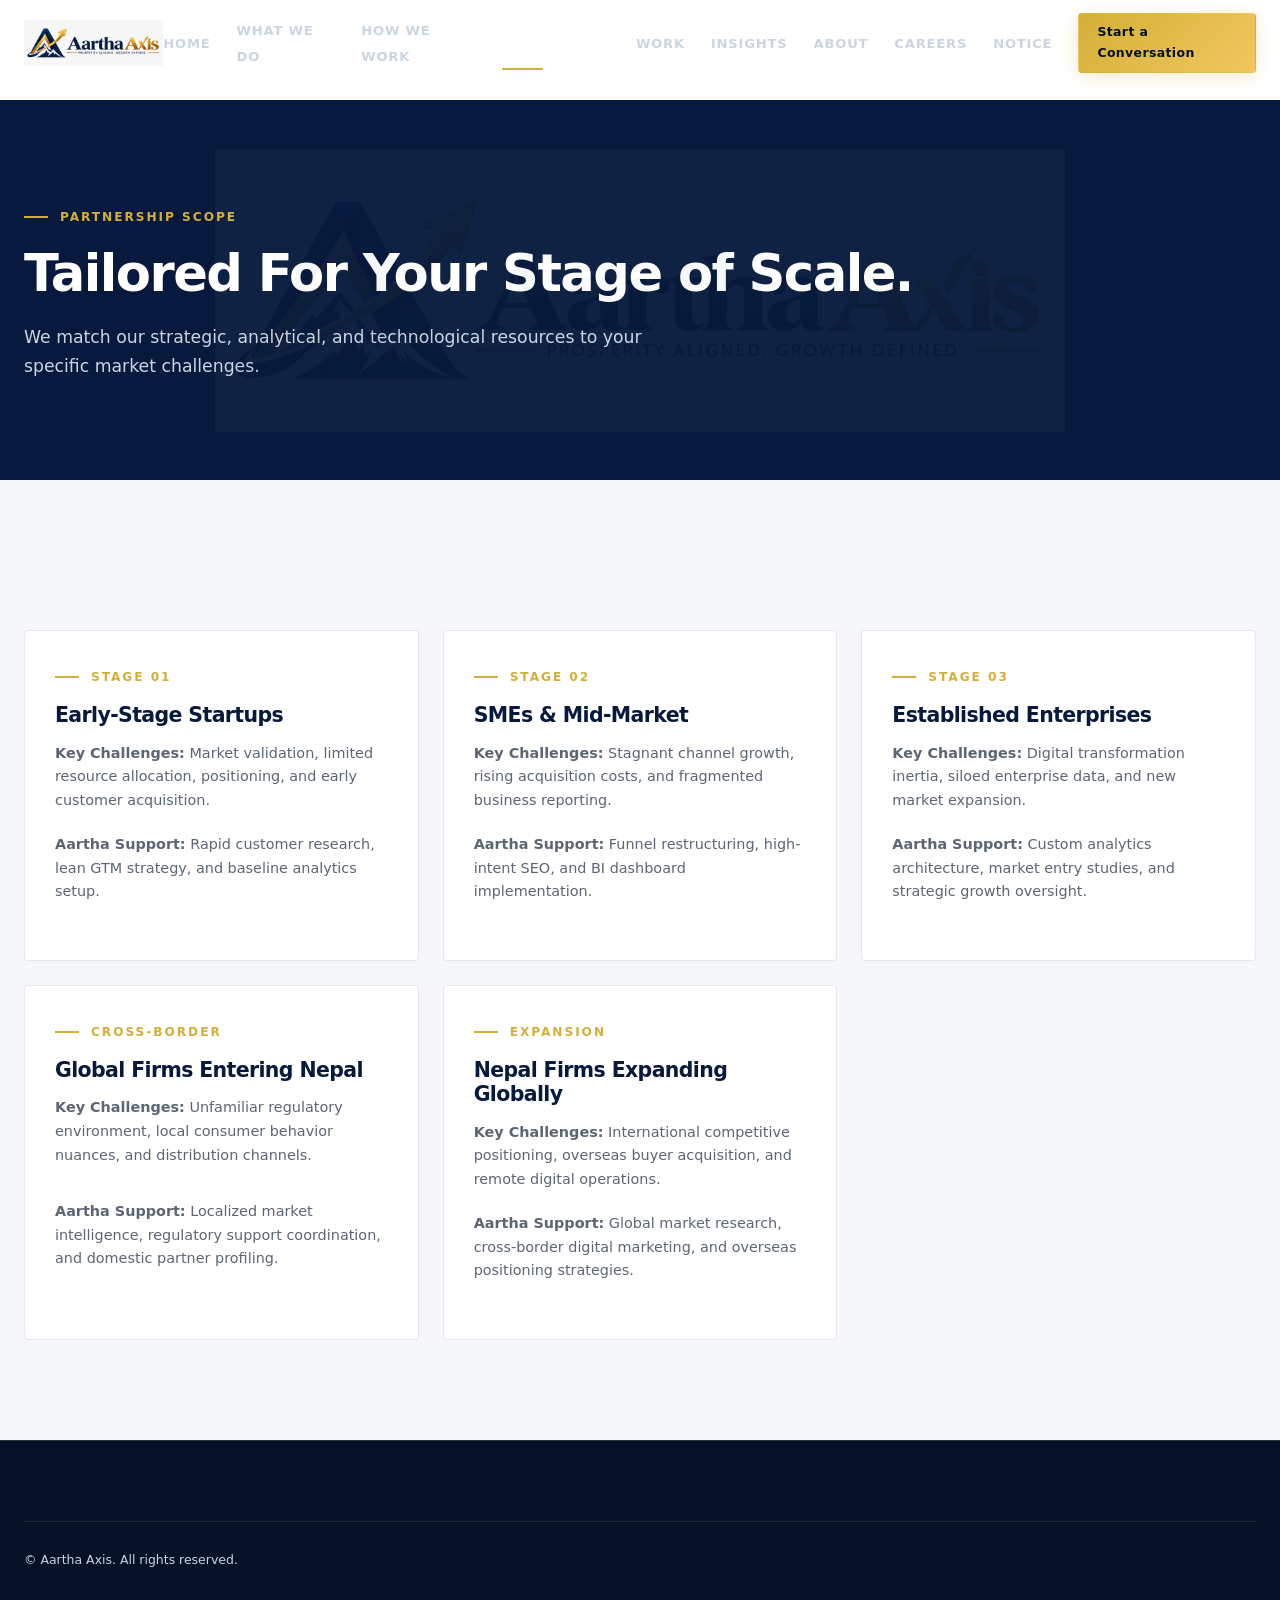
<file: who-we-help.html>
<!DOCTYPE html>
<html lang="en">
<head>
  <meta charset="UTF-8">
  <meta name="viewport" content="width=device-width, initial-scale=1.0">
  <title>Business Growth Solutions for Nepal & Global Businesses | Aartha Axis</title>
  <meta name="description" content="Strategic support tailored for Startups, Small & Medium Businesses, Established Enterprises, and Cross-Border Ventures.">
  <link rel="canonical" href="https://aarthaaxis.com/who-we-help.html">
  <link rel="stylesheet" href="css/style.css">
  <link rel="stylesheet" href="css/animations.css">
  <link rel="stylesheet" href="css/responsive.css">
</head>
<body>
  <header class="site-header">
    <div class="container nav-container">
      <a href="index.html" class="brand-link"><img src="assets/logo/logo.png" alt="Aartha Axis" class="brand-logo-img"></a>
      <ul class="nav-menu">
        <li><a href="index.html" class="nav-link">Home</a></li>
        <li><a href="what-we-do.html" class="nav-link">What We Do</a></li>
        <li><a href="how-we-work.html" class="nav-link">How We Work</a></li>
        <li><a href="who-we-help.html" class="nav-link active">Who We Help</a></li>
        <li><a href="work.html" class="nav-link">Work</a></li>
        <li><a href="insights.html" class="nav-link">Insights</a></li>
        <li><a href="about.html" class="nav-link">About</a></li>
        <li><a href="careers.html" class="nav-link">Careers</a></li>
        <li><a href="notice.html" class="nav-link">Notice</a></li>
        <li><a href="contact.html" class="btn btn-primary" style="padding: 8px 18px; font-size: 0.78rem;">Start a Conversation</a></li>
      </ul>
      <button class="menu-toggle" aria-label="Menu">☰</button>
    </div>
  </header>

  <main style="padding-top: 100px;">
    <section class="section section--navy watermark-wrap">
      <div class="logo-watermark"></div>
      <div class="container">
        <span class="eyebrow">Partnership Scope</span>
        <h1 class="section-title">Tailored For Your Stage of Scale.</h1>
        <p class="section-desc">We match our strategic, analytical, and technological resources to your specific market challenges.</p>
      </div>
    </section>

    <section class="section section--light">
      <div class="container card-grid-3">
        <article class="service-box">
          <span class="eyebrow">STAGE 01</span>
          <h3>Early-Stage Startups</h3>
          <p><strong>Key Challenges:</strong> Market validation, limited resource allocation, positioning, and early customer acquisition.</p>
          <p><strong>Aartha Support:</strong> Rapid customer research, lean GTM strategy, and baseline analytics setup.</p>
        </article>

        <article class="service-box">
          <span class="eyebrow">STAGE 02</span>
          <h3>SMEs & Mid-Market</h3>
          <p><strong>Key Challenges:</strong> Stagnant channel growth, rising acquisition costs, and fragmented business reporting.</p>
          <p><strong>Aartha Support:</strong> Funnel restructuring, high-intent SEO, and BI dashboard implementation.</p>
        </article>

        <article class="service-box">
          <span class="eyebrow">STAGE 03</span>
          <h3>Established Enterprises</h3>
          <p><strong>Key Challenges:</strong> Digital transformation inertia, siloed enterprise data, and new market expansion.</p>
          <p><strong>Aartha Support:</strong> Custom analytics architecture, market entry studies, and strategic growth oversight.</p>
        </article>

        <article class="service-box">
          <span class="eyebrow">CROSS-BORDER</span>
          <h3>Global Firms Entering Nepal</h3>
          <p><strong>Key Challenges:</strong> Unfamiliar regulatory environment, local consumer behavior nuances, and distribution channels.</p>
          <p><strong>Aartha Support:</strong> Localized market intelligence, regulatory support coordination, and domestic partner profiling.</p>
        </article>

        <article class="service-box">
          <span class="eyebrow">EXPANSION</span>
          <h3>Nepal Firms Expanding Globally</h3>
          <p><strong>Key Challenges:</strong> International competitive positioning, overseas buyer acquisition, and remote digital operations.</p>
          <p><strong>Aartha Support:</strong> Global market research, cross-border digital marketing, and overseas positioning strategies.</p>
        </article>
      </div>
    </section>
  </main>

  <footer class="site-footer">
    <div class="container footer-bottom">
      <span>&copy; Aartha Axis. All rights reserved.</span>
    </div>
  </footer>
  <script src="js/navigation.js"></script>
</body>
</html>
</file>
<file: css/style.css>
/* ==========================================================================
   AARTHA AXIS - GLOBAL DESIGN SYSTEM
   Palette: Deep Navy (#071A3D, #041127) | Luxury Gold (#D4AF37, #F0C75E)
   ========================================================================== */

:root {
  --navy-primary: #071A3D;
  --navy-dark: #041127;
  --navy-surface: #0C2148;
  --navy-card: #0F2754;
  --gold-primary: #D4AF37;
  --gold-light: #F0C75E;
  --gold-muted: rgba(212, 175, 55, 0.25);
  --gold-glow: rgba(212, 175, 55, 0.4);
  --white: #FFFFFF;
  --light-bg: #F5F7FA;
  --text-dark: #111827;
  --text-muted: #5B6574;
  --text-light-muted: #CBD5E1;
  --border-light: rgba(7, 26, 61, 0.1);
  --border-dark: rgba(212, 175, 55, 0.18);
  --container-max: 1240px;
  --font-sans: 'Inter', system-ui, -apple-system, sans-serif;
  --font-heading: 'Manrope', system-ui, -apple-system, sans-serif;
  --transition: all 0.3s cubic-bezier(0.16, 1, 0.3, 1);
}

*, *::before, *::after {
  box-sizing: border-box;
  margin: 0;
  padding: 0;
}

html {
  scroll-behavior: smooth;
  font-size: 16px;
  background-color: var(--white);
  color: var(--text-dark);
}

body {
  font-family: var(--font-sans);
  line-height: 1.65;
  -webkit-font-smoothing: antialiased;
  overflow-x: hidden;
}

h1, h2, h3, h4, h5, h6 {
  font-family: var(--font-heading);
  font-weight: 700;
  line-height: 1.18;
  letter-spacing: -0.03em;
  color: var(--navy-primary);
}

a {
  color: inherit;
  text-decoration: none;
  transition: var(--transition);
}

button, input, select, textarea {
  font: inherit;
}

img {
  max-width: 100%;
  height: auto;
  display: block;
}

.container {
  width: min(var(--container-max), calc(100% - 48px));
  margin-inline: auto;
}

.section {
  padding: 100px 0;
  position: relative;
}

.section--navy {
  background-color: var(--navy-primary);
  color: var(--white);
}

.section--navy h1, .section--navy h2, .section--navy h3 {
  color: var(--white);
}

.section--darker {
  background-color: var(--navy-dark);
  color: var(--white);
}

.section--light {
  background-color: var(--light-bg);
}

/* ==========================================================================
   ARCHITECTURAL WATERMARK SYSTEM
   ========================================================================== */
.watermark-wrap {
  position: relative;
  overflow: hidden;
}

.logo-watermark {
  position: absolute;
  top: 50%;
  left: 50%;
  transform: translate(-50%, -50%);
  width: min(850px, 90vw);
  height: min(850px, 90vw);
  opacity: 0.035;
  pointer-events: none;
  z-index: 0;
  background-repeat: no-repeat;
  background-position: center;
  background-size: contain;
  background-image: url('../assets/logo/logo.png');
}

/* ==========================================================================
   TYPOGRAPHY & UI COMPONENTS
   ========================================================================== */
.eyebrow {
  display: inline-flex;
  align-items: center;
  gap: 12px;
  font-size: 0.76rem;
  font-weight: 800;
  letter-spacing: 0.16em;
  text-transform: uppercase;
  color: var(--gold-primary);
  margin-bottom: 16px;
}

.eyebrow::before {
  content: '';
  width: 24px;
  height: 2px;
  background: currentColor;
}

.section-title {
  font-size: clamp(2.1rem, 4vw, 3.4rem);
  margin-bottom: 20px;
}

.section-desc {
  font-size: 1.08rem;
  color: var(--text-muted);
  max-width: 680px;
}

.section--navy .section-desc {
  color: var(--text-light-muted);
}

/* Buttons */
.btn {
  display: inline-flex;
  align-items: center;
  justify-content: center;
  gap: 10px;
  padding: 14px 28px;
  font-size: 0.88rem;
  font-weight: 700;
  letter-spacing: 0.03em;
  border-radius: 4px;
  border: 1px solid transparent;
  cursor: pointer;
  transition: var(--transition);
}

.btn-primary {
  background: linear-gradient(135deg, var(--gold-primary) 0%, var(--gold-light) 100%);
  color: var(--navy-dark);
  box-shadow: 0 4px 18px rgba(212, 175, 55, 0.25);
}

.btn-primary:hover {
  transform: translateY(-2px);
  box-shadow: 0 8px 25px rgba(212, 175, 55, 0.4);
}

.btn-secondary {
  background: transparent;
  color: var(--white);
  border-color: var(--gold-primary);
}

.btn-secondary:hover {
  background: rgba(212, 175, 55, 0.1);
  transform: translateY(-2px);
}

.btn-ghost-dark {
  background: transparent;
  color: var(--navy-primary);
  border-color: var(--navy-primary);
}

.btn-ghost-dark:hover {
  background: var(--navy-primary);
  color: var(--white);
  transform: translateY(-2px);
}

/* ==========================================================================
   NAVIGATION
   ========================================================================== */
.site-header {
  position: fixed;
  top: 0;
  left: 0;
  width: 100%;
  z-index: 1000;
  transition: var(--transition);
  background: transparent;
}

.site-header.scrolled {
  background: rgba(7, 26, 61, 0.95);
  backdrop-filter: blur(12px);
  border-bottom: 1px solid var(--border-dark);
  box-shadow: 0 10px 30px rgba(0, 0, 0, 0.35);
}

.nav-container {
  display: flex;
  align-items: center;
  justify-content: space-between;
  height: 86px;
}

.brand-link {
  display: flex;
  align-items: center;
  gap: 12px;
}

.brand-logo-img {
  height: 48px;
  width: auto;
  object-fit: contain;
}

.nav-menu {
  display: flex;
  align-items: center;
  gap: 26px;
  list-style: none;
}

.nav-link {
  color: var(--text-light-muted);
  font-size: 0.82rem;
  font-weight: 700;
  letter-spacing: 0.06em;
  text-transform: uppercase;
  position: relative;
  padding: 6px 0;
}

.nav-link::after {
  content: '';
  position: absolute;
  bottom: 0;
  left: 0;
  width: 0%;
  height: 2px;
  background: var(--gold-primary);
  transition: width 0.3s ease;
}

.nav-link:hover, .nav-link.active {
  color: var(--white);
}

.nav-link:hover::after, .nav-link.active::after {
  width: 100%;
}

.menu-toggle {
  display: none;
  background: none;
  border: none;
  color: var(--gold-primary);
  font-size: 1.8rem;
  cursor: pointer;
}

/* ==========================================================================
   HERO ARCHITECTURAL SECTION
   ========================================================================== */
.hero {
  min-height: 100vh;
  display: flex;
  align-items: center;
  padding-top: 120px;
  padding-bottom: 80px;
  background: radial-gradient(circle at 80% 20%, rgba(12, 33, 72, 0.8) 0%, var(--navy-dark) 70%);
  position: relative;
  overflow: hidden;
}

.hero-grid {
  display: grid;
  grid-template-columns: 1.15fr 0.85fr;
  gap: 50px;
  align-items: center;
  position: relative;
  z-index: 1;
}

.hero-headline {
  font-size: clamp(2.8rem, 5.2vw, 4.6rem);
  color: var(--white);
  margin-bottom: 24px;
}

.hero-subhead {
  font-size: 1.15rem;
  color: var(--text-light-muted);
  margin-bottom: 38px;
  max-width: 580px;
  line-height: 1.7;
}

.hero-actions {
  display: flex;
  gap: 16px;
  flex-wrap: wrap;
}

/* Architectural Hero Visual */
.hero-visual-card {
  position: relative;
  padding: 40px;
  border: 1px solid var(--border-dark);
  background: rgba(12, 33, 72, 0.45);
  backdrop-filter: blur(10px);
  border-radius: 6px;
  display: flex;
  flex-direction: column;
  align-items: center;
  justify-content: center;
}

.hero-visual-card::before {
  content: '';
  position: absolute;
  top: -1px;
  left: 20%;
  right: 20%;
  height: 1px;
  background: linear-gradient(90deg, transparent, var(--gold-primary), transparent);
}

.hero-logo-display {
  width: min(340px, 80%);
  height: auto;
  object-fit: contain;
  margin-bottom: 24px;
  filter: drop-shadow(0 10px 25px rgba(0,0,0,0.5));
}

.hero-axis-metrics {
  width: 100%;
  display: grid;
  grid-template-columns: repeat(3, 1fr);
  gap: 12px;
  border-top: 1px solid rgba(212, 175, 55, 0.15);
  padding-top: 20px;
  text-align: center;
}

.hero-axis-metrics span {
  display: block;
  font-size: 0.68rem;
  color: var(--gold-light);
  letter-spacing: 0.1em;
  font-weight: 700;
  text-transform: uppercase;
}

.hero-axis-metrics strong {
  display: block;
  font-size: 0.85rem;
  color: var(--white);
  font-family: var(--font-heading);
  margin-top: 4px;
}

/* ==========================================================================
   AARTHA 8-STAGE METHODOLOGY MODEL
   ========================================================================== */
.process-grid {
  display: grid;
  grid-template-columns: repeat(4, 1fr);
  gap: 20px;
  margin-top: 60px;
}

.process-node {
  background: var(--navy-card);
  border: 1px solid var(--border-dark);
  padding: 30px 24px;
  border-radius: 4px;
  position: relative;
  transition: var(--transition);
}

.process-node:hover {
  transform: translateY(-5px);
  border-color: var(--gold-primary);
  box-shadow: 0 10px 30px rgba(0, 0, 0, 0.3);
}

.process-number {
  font-family: var(--font-heading);
  font-size: 0.8rem;
  font-weight: 800;
  color: var(--gold-primary);
  letter-spacing: 0.1em;
  margin-bottom: 12px;
  display: block;
}

.process-node h3 {
  color: var(--white);
  font-size: 1.18rem;
  margin-bottom: 10px;
}

.process-node p {
  font-size: 0.84rem;
  color: var(--text-light-muted);
}

/* ==========================================================================
   CAPABILITIES / CARDS GRID
   ========================================================================== */
.card-grid-3 {
  display: grid;
  grid-template-columns: repeat(3, 1fr);
  gap: 24px;
  margin-top: 50px;
}

.card-grid-4 {
  display: grid;
  grid-template-columns: repeat(4, 1fr);
  gap: 20px;
  margin-top: 50px;
}

.service-box {
  background: var(--white);
  border: 1px solid var(--border-light);
  padding: 36px 30px;
  border-radius: 4px;
  transition: var(--transition);
  display: flex;
  flex-direction: column;
}

.service-box:hover {
  transform: translateY(-6px);
  border-color: var(--gold-primary);
  box-shadow: 0 15px 40px rgba(7, 26, 61, 0.08);
}

.service-box h3 {
  font-size: 1.28rem;
  margin-bottom: 14px;
}

.service-box p {
  color: var(--text-muted);
  font-size: 0.9rem;
  margin-bottom: 20px;
  flex-grow: 1;
}

.service-box ul {
  list-style: none;
  margin-bottom: 24px;
  border-top: 1px solid var(--border-light);
  padding-top: 16px;
}

.service-box ul li {
  font-size: 0.82rem;
  color: var(--navy-primary);
  font-weight: 600;
  padding: 6px 0;
  display: flex;
  align-items: center;
  gap: 8px;
}

.service-box ul li::before {
  content: '→';
  color: var(--gold-primary);
}

/* ==========================================================================
   EDITORIAL TEAM SECTION
   ========================================================================== */
.team-editorial-grid {
  display: grid;
  grid-template-columns: repeat(auto-fit, minmax(280px, 1fr));
  gap: 30px;
  margin-top: 60px;
}

.team-card {
  background: var(--navy-card);
  border: 1px solid var(--border-dark);
  overflow: hidden;
  border-radius: 4px;
  transition: var(--transition);
}

.team-card:hover {
  transform: translateY(-6px);
  border-color: var(--gold-primary);
}

.team-img-frame {
  width: 100%;
  aspect-ratio: 4/5;
  overflow: hidden;
  background: var(--navy-surface);
}

.team-img-frame img {
  width: 100%;
  height: 100%;
  object-fit: cover;
  object-position: top center;
  transition: transform 0.6s cubic-bezier(0.16, 1, 0.3, 1);
}

.team-card:hover .team-img-frame img {
  transform: scale(1.04);
}

.team-details {
  padding: 24px 20px;
}

.team-role {
  color: var(--gold-primary);
  font-size: 0.76rem;
  font-weight: 800;
  letter-spacing: 0.08em;
  text-transform: uppercase;
  margin-bottom: 6px;
  display: block;
}

.team-card h3 {
  font-size: 1.18rem;
  color: var(--white);
  margin-bottom: 12px;
}

.team-bio {
  font-size: 0.82rem;
  color: var(--text-light-muted);
  line-height: 1.6;
}

.team-email {
  display: inline-block;
  margin-top: 14px;
  font-size: 0.78rem;
  color: var(--gold-light);
}

/* ==========================================================================
   FOOTER & NOTICES
   ========================================================================== */
.site-footer {
  background: var(--navy-dark);
  color: var(--text-light-muted);
  padding: 80px 0 30px;
  border-top: 1px solid var(--border-dark);
}

.footer-grid {
  display: grid;
  grid-template-columns: 1.5fr repeat(3, 1fr);
  gap: 40px;
  margin-bottom: 60px;
}

.footer-logo {
  height: 42px;
  width: auto;
  margin-bottom: 20px;
}

.footer-col h4 {
  color: var(--white);
  font-size: 0.82rem;
  letter-spacing: 0.12em;
  text-transform: uppercase;
  margin-bottom: 20px;
}

.footer-col ul {
  list-style: none;
  display: flex;
  flex-direction: column;
  gap: 10px;
}

.footer-col a {
  color: var(--text-light-muted);
  font-size: 0.84rem;
}

.footer-col a:hover {
  color: var(--gold-primary);
  padding-left: 4px;
}

.footer-bottom {
  border-top: 1px solid rgba(255, 255, 255, 0.08);
  padding-top: 28px;
  display: flex;
  justify-content: space-between;
  font-size: 0.78rem;
  flex-wrap: wrap;
  gap: 16px;
}
</file>
<file: css/animations.css>
/* ==========================================================================
   AARTHA AXIS - SOPHISTICATED RESTOCK ANIMATION SYSTEM
   ========================================================================== */

/* Fullscreen Brand Luxury Intro */
.intro-splash {
  position: fixed;
  inset: 0;
  z-index: 99999;
  background-color: var(--navy-dark);
  display: flex;
  flex-direction: column;
  align-items: center;
  justify-content: center;
  overflow: hidden;
  transition: opacity 0.8s cubic-bezier(0.16, 1, 0.3, 1), visibility 0.8s;
}

.intro-splash.is-hidden {
  opacity: 0;
  visibility: hidden;
  pointer-events: none;
}

/* Subtle Architectural Grid */
.intro-grid-bg {
  position: absolute;
  inset: 0;
  background-image: 
    linear-gradient(rgba(212, 175, 55, 0.05) 1px, transparent 1px),
    linear-gradient(90deg, rgba(212, 175, 55, 0.05) 1px, transparent 1px);
  background-size: 40px 40px;
  opacity: 0;
  animation: gridFade 1.2s 0.2s forwards ease;
}

/* Axis Vector Line */
.intro-axis-svg {
  position: absolute;
  width: 100vw;
  height: 100vh;
  pointer-events: none;
}

.axis-line {
  stroke: var(--gold-primary);
  stroke-width: 1.5;
  stroke-dasharray: 1000;
  stroke-dashoffset: 1000;
  animation: drawLine 1.4s 0.4s cubic-bezier(0.65, 0, 0.35, 1) forwards;
}

.intro-logo-holder {
  position: relative;
  z-index: 2;
  width: min(320px, 75vw);
  opacity: 0;
  transform: scale(0.96);
  animation: revealLogo 1s 0.9s cubic-bezier(0.16, 1, 0.3, 1) forwards;
}

.intro-logo-img {
  width: 100%;
  height: auto;
  object-fit: contain;
}

/* Gold Sweep Effect */
.intro-logo-holder::after {
  content: '';
  position: absolute;
  top: 0;
  left: -100%;
  width: 60%;
  height: 100%;
  background: linear-gradient(90deg, transparent, rgba(240, 199, 94, 0.4), transparent);
  transform: skewX(-25deg);
  animation: lightSweep 0.9s 1.5s ease-in-out forwards;
}

@keyframes gridFade {
  to { opacity: 1; }
}

@keyframes drawLine {
  to { stroke-dashoffset: 0; }
}

@keyframes revealLogo {
  to {
    opacity: 1;
    transform: scale(1);
  }
}

@keyframes lightSweep {
  to { left: 180%; }
}

/* Viewport Scroll Fade Up */
.reveal-on-scroll {
  opacity: 0;
  transform: translateY(28px);
  transition: opacity 0.8s cubic-bezier(0.16, 1, 0.3, 1), transform 0.8s cubic-bezier(0.16, 1, 0.3, 1);
}

.reveal-on-scroll.is-visible {
  opacity: 1;
  transform: translateY(0);
}

/* Reduced Motion Override */
@media (prefers-reduced-motion: reduce) {
  .intro-splash { display: none !important; }
  .reveal-on-scroll { opacity: 1 !important; transform: none !important; transition: none !important; }
  *, *::before, *::after {
    animation-duration: 0.001ms !important;
    transition-duration: 0.001ms !important;
  }
}
</file>
<file: css/responsive.css>
/* ==========================================================================
   AARTHA AXIS - RESPONSIVE STYLES
   Breakpoints: 1280px | 1024px | 768px | 480px
   ========================================================================== */

@media (max-width: 1024px) {
  .hero-grid {
    grid-template-columns: 1fr;
    gap: 40px;
    text-align: center;
  }

  .hero-subhead {
    margin-inline: auto;
  }

  .hero-actions {
    justify-content: center;
  }

  .hero-visual-card {
    max-width: 580px;
    margin-inline: auto;
  }

  .process-grid {
    grid-template-columns: repeat(2, 1fr);
  }

  .card-grid-4 {
    grid-template-columns: repeat(2, 1fr);
  }

  .footer-grid {
    grid-template-columns: repeat(2, 1fr);
  }
}

@media (max-width: 768px) {
  .section {
    padding: 70px 0;
  }

  .menu-toggle {
    display: block;
  }

  .nav-menu {
    position: fixed;
    top: 86px;
    left: 0;
    width: 100%;
    height: calc(100vh - 86px);
    background: var(--navy-dark);
    flex-direction: column;
    align-items: flex-start;
    padding: 40px 30px;
    gap: 20px;
    transform: translateX(100%);
    transition: transform 0.4s cubic-bezier(0.16, 1, 0.3, 1);
    overflow-y: auto;
    border-top: 1px solid var(--border-dark);
  }

  .nav-menu.open {
    transform: translateX(0);
  }

  .nav-link {
    font-size: 1.1rem;
  }

  .card-grid-3 {
    grid-template-columns: 1fr;
  }

  .process-grid {
    grid-template-columns: 1fr;
  }

  .footer-grid {
    grid-template-columns: 1fr;
    gap: 30px;
  }

  .footer-bottom {
    flex-direction: column;
    text-align: center;
  }
}

@media (max-width: 480px) {
  .hero-headline {
    font-size: 2.2rem;
  }

  .section-title {
    font-size: 1.85rem;
  }

  .card-grid-4 {
    grid-template-columns: 1fr;
  }
}
</file>
<file: aartha-analytics/styles.css>
:root {
  --navy: #0b1f3a;
  --navy-2: #102b50;
  --orange: #f59e0b;
  --gold: #f59e0b;
  --ink: #111827;
  --muted: #5b6574;
  --line: #dde3eb;
  --light: #f7f9fc;
  --white: #fff;
  --radius: 18px;
  --shadow: 0 15px 45px rgba(11, 31, 58, .09);
  --container: min(1200px, calc(100% - 48px));
}

* { box-sizing: border-box; }
html { scroll-behavior: smooth; }
body { margin: 0; color: var(--ink); background: var(--white); font-family: Inter, Arial, sans-serif; line-height: 1.6; }
button, input, select, textarea { font: inherit; }
button { cursor: pointer; }
a { color: inherit; text-decoration: none; }
a, button, input, select, textarea { -webkit-tap-highlight-color: transparent; }
:focus-visible { outline: 3px solid var(--gold); outline-offset: 3px; }
.skip-link { position: fixed; z-index: 100; top: -80px; left: 16px; padding: 10px 14px; background: var(--white); color: var(--navy); font-weight: 700; box-shadow: var(--shadow); }
.skip-link:focus { top: 16px; }

.container { width: var(--container); margin-inline: auto; }
.section { padding: 108px 0; }
.section--light { background: var(--light); }
.section--navy { color: var(--white); background: var(--navy); }
.eyebrow { display: flex; align-items: center; gap: 10px; margin: 0 0 16px; color: var(--orange); font-size: .74rem; font-weight: 800; letter-spacing: .14em; text-transform: uppercase; }
.eyebrow::before { width: 24px; height: 2px; background: currentColor; content: ""; }
.section-heading { max-width: 690px; margin-bottom: 48px; }
.section-heading h1, .section-heading h2, .section-heading h3, h1, h2, h3 { margin: 0; font-family: Manrope, Arial, sans-serif; letter-spacing: -.04em; line-height: 1.12; }
.section-heading h2 { font-size: clamp(2rem, 4vw, 3.55rem); }
.section-heading p { max-width: 630px; margin: 18px 0 0; color: var(--muted); font-size: 1.04rem; }
.section--navy .section-heading p { color: #c7d5e5; }
.accent { color: var(--orange); }
.muted { color: var(--muted); }

.btn { display: inline-flex; align-items: center; justify-content: center; gap: 10px; min-height: 48px; padding: 12px 18px; border: 1px solid transparent; border-radius: 10px; font-size: .92rem; font-weight: 800; transition: transform .2s ease, background .2s ease, border-color .2s ease; }
.btn:hover { transform: translateY(-2px); }
.btn--orange { color: var(--white); background: var(--orange); }
.btn--orange:hover { background: #df610b; }
.btn--white { color: var(--navy); background: var(--white); }
.btn--ghost { color: var(--navy); border-color: #bdc8d6; background: transparent; }
.btn--ghost:hover { border-color: var(--navy); }
.btn--dark-ghost { color: var(--white); border-color: rgba(255,255,255,.42); }
.btn .arrow { transition: transform .2s ease; }
.btn:hover .arrow { transform: translateX(4px); }
.text-link { display: inline-flex; align-items: center; gap: 8px; color: var(--orange); font-size: .9rem; font-weight: 800; }
.text-link:hover { text-decoration: underline; }

/* navigation */
.site-header { position: sticky; z-index: 20; top: 0; border-bottom: 1px solid rgba(202,215,228,.65); background: rgba(255,255,255,.93); backdrop-filter: blur(12px); }
.nav { display: flex; align-items: center; justify-content: space-between; min-height: 76px; gap: 24px; }
.brand { display: inline-flex; align-items: center; gap: 10px; font-family: Manrope, sans-serif; color: var(--navy); font-size: 1.04rem; font-weight: 800; letter-spacing: -.04em; white-space: nowrap; }
.brand-mark { position: relative; display: grid; width: 32px; height: 32px; place-items: center; overflow: hidden; color: var(--white); border-radius: 8px; background: var(--navy); font-family: Manrope; font-weight: 800; }
.brand-mark::after { position: absolute; right: -10px; bottom: -10px; width: 25px; height: 25px; border-radius: 50%; background: var(--orange); content: ""; }
.brand-mark span { position: relative; z-index: 1; }
.nav-links { display: flex; align-items: center; gap: 26px; color: #354153; font-size: .84rem; font-weight: 700; }
.nav-links a { transition: color .2s ease; }
.nav-links a:hover, .nav-links a[aria-current="page"] { color: var(--orange); }
.nav-actions { display: flex; align-items: center; gap: 10px; }
.menu-toggle { display: none; border: 0; color: var(--navy); background: none; }

/* Hero */
.hero { position: relative; overflow: hidden; padding: 78px 0 64px; color: var(--white); background: var(--navy); }
.hero::before { position: absolute; top: -300px; right: -190px; width: 700px; height: 700px; border: 1px solid rgba(255,255,255,.08); border-radius: 50%; box-shadow: 0 0 0 70px rgba(255,255,255,.03), 0 0 0 140px rgba(255,255,255,.02); content: ""; }
.hero-grid { position: relative; display: grid; grid-template-columns: minmax(0, 1.02fr) minmax(390px, .98fr); align-items: center; gap: 58px; }
.hero-copy { padding: 30px 0; }
.hero .eyebrow { color: #ffb16e; }
.hero h1 { max-width: 690px; font-size: clamp(2.8rem, 5.4vw, 5.35rem); }
.hero-lede { max-width: 620px; margin: 24px 0 32px; color: #cbd8e6; font-size: clamp(1rem, 1.5vw, 1.16rem); }
.hero-actions { display: flex; flex-wrap: wrap; gap: 12px; }
.hero-proof { display: flex; flex-wrap: wrap; gap: 20px; margin-top: 46px; color: #adbed0; font-size: .75rem; font-weight: 700; letter-spacing: .08em; text-transform: uppercase; }
.hero-proof span { display: flex; align-items: center; gap: 8px; }
.hero-proof i { width: 6px; height: 6px; border-radius: 50%; background: var(--orange); }
.hero-panel { position: relative; border: 1px solid rgba(255,255,255,.16); border-radius: 22px; background: rgba(20,52,89,.78); box-shadow: 0 24px 70px rgba(0,0,0,.22); }
.signal-map { position: relative; height: 296px; overflow: hidden; border-bottom: 1px solid rgba(255,255,255,.12); border-radius: 22px 22px 0 0; background-image: linear-gradient(rgba(255,255,255,.055) 1px, transparent 1px), linear-gradient(90deg, rgba(255,255,255,.055) 1px, transparent 1px); background-size: 27px 27px; }
.signal-map svg { width: 100%; height: 100%; overflow: visible; }
.signal-map path { fill: none; stroke: rgba(255,255,255,.36); stroke-width: 1.3; stroke-dasharray: 7 7; animation: trace 18s linear infinite; }
.signal-map .active-path { stroke: var(--orange); stroke-width: 2; stroke-dasharray: 3 10; }
@keyframes trace { to { stroke-dashoffset: -220; } }
.node { fill: #d9e4f1; stroke: var(--navy); stroke-width: 3; }
.node--orange { fill: var(--orange); stroke: #ffb16e; stroke-width: 3; filter: drop-shadow(0 0 9px rgba(249,115,22,.6)); }
.signal-label { position: absolute; color: #d7e2ed; font-size: .63rem; font-weight: 700; letter-spacing: .08em; }
.signal-label--one { top: 34px; left: 14%; }.signal-label--two { top: 130px; left: 49%; }.signal-label--three { right: 10%; bottom: 38px; color: #ffb16e; }
.pathway-picker { padding: 24px; }
.pathway-picker h2 { margin: 0 0 13px; font-size: 1rem; letter-spacing: -.025em; }
.pathway-options { display: flex; flex-wrap: wrap; gap: 8px; }
.pathway-option { padding: 7px 10px; border: 1px solid rgba(255,255,255,.23); border-radius: 7px; color: #d9e3ee; background: transparent; font-size: .72rem; font-weight: 700; transition: all .2s ease; }
.pathway-option:hover, .pathway-option.is-active { border-color: var(--orange); color: var(--white); background: rgba(249,115,22,.18); }
.pathway-result { display: flex; align-items: flex-end; justify-content: space-between; gap: 14px; min-height: 58px; margin-top: 17px; padding-top: 16px; border-top: 1px solid rgba(255,255,255,.12); }
.pathway-result small { display: block; margin-bottom: 2px; color: #91a6bd; font-size: .65rem; font-weight: 700; letter-spacing: .07em; text-transform: uppercase; }
.pathway-result strong { display: block; color: #fff; font-family: Manrope; font-size: .88rem; letter-spacing: -.02em; }

/* card systems */
.problem-grid { display: grid; grid-template-columns: repeat(3, 1fr); border-top: 1px solid var(--line); border-left: 1px solid var(--line); }
.problem-card { min-height: 238px; padding: 30px; border-right: 1px solid var(--line); border-bottom: 1px solid var(--line); background: var(--white); transition: transform .24s ease, box-shadow .24s ease; }
.problem-card:hover { position: relative; z-index: 1; transform: translateY(-6px); box-shadow: var(--shadow); }
.problem-card .icon { display: grid; width: 42px; height: 42px; margin-bottom: 34px; place-items: center; color: var(--orange); border: 1px solid #fbc79f; border-radius: 9px; font-weight: 800; }
.problem-card h3 { font-size: 1.1rem; }.problem-card p { margin: 9px 0 16px; color: var(--muted); font-size: .88rem; }.problem-card .text-link { font-size: .78rem; }
.comparison { display: grid; grid-template-columns: 1fr 94px 1.4fr; align-items: stretch; gap: 22px; }
.compare-panel { padding: 37px; border-radius: var(--radius); background: #edf2f7; }
.compare-panel--aartha { color: var(--white); background: var(--navy); }
.compare-panel .small-title { display: block; margin-bottom: 27px; font-size: .72rem; font-weight: 800; letter-spacing: .12em; text-transform: uppercase; }
.compare-list { display: flex; flex-direction: column; gap: 12px; }.compare-list span { padding: 10px 0; border-bottom: 1px solid currentColor; border-color: rgba(11,31,58,.14); font-family: Manrope; font-size: 1.28rem; font-weight: 700; letter-spacing: -.04em; }.compare-panel--aartha .compare-list span { border-color: rgba(255,255,255,.15); }
.compare-middle { display: flex; align-items: center; justify-content: center; color: var(--orange); font-family: Manrope; font-size: 1.1rem; font-weight: 800; }.compare-middle::after { content: "VS"; display: grid; width: 42px; height: 42px; place-items: center; border: 1px solid #f5c48d; border-radius: 50%; }
.comparison-copy { grid-column: 3; padding-left: 36px; color: #d0ddeb; }.comparison-copy p { max-width: 450px; margin: 0 0 14px; }

/* Framework */
.framework { position: relative; display: grid; grid-template-columns: repeat(6, 1fr); gap: 14px; margin-top: 54px; }
.framework::before { position: absolute; top: 32px; right: 8%; left: 8%; height: 1px; background: linear-gradient(90deg, transparent, var(--orange), var(--orange), transparent); content: ""; }
.framework-stage { position: relative; min-height: 225px; padding: 0 6px; border: 0; color: inherit; background: transparent; text-align: left; }
.stage-number { display: grid; position: relative; z-index: 1; width: 64px; height: 64px; margin-bottom: 28px; place-items: center; border: 1px solid rgba(255,255,255,.25); border-radius: 50%; color: #fff; background: var(--navy); font-family: Manrope; font-size: .9rem; font-weight: 800; transition: all .2s ease; }
.framework-stage:hover .stage-number, .framework-stage.is-active .stage-number { border-color: var(--orange); color: var(--navy); background: var(--orange); box-shadow: 0 0 0 7px rgba(249,115,22,.15); }.framework-stage h3 { font-size: 1.02rem; letter-spacing: .06em; }.framework-stage p { max-width: 180px; margin: 8px 0 0; color: #bdcbdb; font-size: .78rem; }

.capability-grid { display: grid; grid-template-columns: repeat(5, 1fr); gap: 13px; }.capability-card { display: flex; min-height: 330px; flex-direction: column; padding: 24px; border: 1px solid var(--line); border-radius: 12px; background: var(--white); transition: transform .22s ease, border-color .22s ease; }.capability-card:hover { transform: translateY(-5px); border-color: var(--orange); }.capability-card .cap-no { color: var(--orange); font-size: .74rem; font-weight: 800; letter-spacing: .1em; }.capability-card h3 { margin-top: auto; font-size: 1.28rem; }.capability-card ul { min-height: 115px; margin: 17px 0 22px; padding: 0; list-style: none; color: var(--muted); font-size: .78rem; }.capability-card li { padding: 5px 0; border-bottom: 1px solid #edf0f4; }
.audience-grid { display: grid; grid-template-columns: repeat(5, 1fr); gap: 14px; }.audience-card { min-height: 210px; padding: 25px 20px; border: 1px solid rgba(255,255,255,.2); border-radius: 12px; background: rgba(255,255,255,.035); }.audience-card .audience-no { color: var(--orange); font-size: .74rem; font-weight: 800; }.audience-card h3 { margin: 25px 0 9px; font-size: 1.12rem; }.audience-card p { margin: 0; color: #c6d3e0; font-size: .82rem; }

/* diagnostic */
.diagnostic-wrap { display: grid; grid-template-columns: .84fr 1.16fr; overflow: hidden; border: 1px solid var(--line); border-radius: 20px; background: var(--white); box-shadow: var(--shadow); }.diagnostic-intro { display: flex; min-height: 510px; flex-direction: column; padding: 42px; color: var(--white); background: var(--navy); }.diagnostic-intro h2 { font-size: clamp(2rem, 3.2vw, 3rem); }.diagnostic-intro p { color: #bfcede; }.diagnostic-points { display: grid; gap: 15px; margin-top: auto; }.diagnostic-points span { display: flex; gap: 10px; align-items: center; color: #dce5ee; font-size: .8rem; }.diagnostic-points b { display: grid; width: 22px; height: 22px; place-items: center; border-radius: 50%; color: var(--navy); background: var(--orange); font-size: .7rem; }.diagnostic { padding: 42px; }.progress-row { display: flex; justify-content: space-between; align-items: center; margin-bottom: 28px; color: var(--muted); font-size: .78rem; font-weight: 700; }.progress-track { display: flex; gap: 6px; }.progress-dot { width: 25px; height: 4px; border-radius: 4px; background: #e5e9ee; }.progress-dot.active { background: var(--orange); }.question-label { color: var(--orange); font-size: .7rem; font-weight: 800; letter-spacing: .1em; }.diagnostic h3 { margin: 9px 0 25px; font-size: 1.7rem; }.choice-grid { display: grid; grid-template-columns: repeat(2, 1fr); gap: 10px; }.choice { padding: 14px; border: 1px solid var(--line); border-radius: 8px; color: #3f4b5b; background: var(--white); text-align: left; font-size: .82rem; font-weight: 700; transition: all .18s ease; }.choice:hover, .choice.selected { border-color: var(--orange); color: var(--navy); background: #fff7ef; }.diagnostic-actions { display: flex; justify-content: space-between; gap: 10px; margin-top: 28px; }.diagnostic-result { padding: 2px 0; }.result-chip { display: inline-block; padding: 6px 9px; border-radius: 5px; color: #8e4002; background: #fff0df; font-size: .68rem; font-weight: 800; letter-spacing: .08em; }.diagnostic-result h3 { margin: 14px 0 11px; color: var(--navy); }.path-result { display: flex; flex-wrap: wrap; gap: 8px; margin: 19px 0; }.path-result span { padding: 8px 10px; border-radius: 7px; color: var(--navy); background: #ecf1f6; font-size: .76rem; font-weight: 800; }.disclaimer { color: var(--muted); font-size: .72rem; }

/* Dashboard */
.dashboard { overflow: hidden; border: 1px solid #cfd9e4; border-radius: 17px; color: var(--ink); background: #fff; box-shadow: 0 22px 60px rgba(0,0,0,.2); }.dashboard-top { display: flex; align-items: center; justify-content: space-between; padding: 14px 19px; border-bottom: 1px solid var(--line); }.demo-badge { padding: 4px 7px; border-radius: 4px; color: #934500; background: #fff0db; font-size: .61rem; font-weight: 800; letter-spacing: .08em; }.dashboard-tabs { display: flex; gap: 18px; padding: 13px 19px 0; border-bottom: 1px solid var(--line); }.dash-tab { padding: 0 0 11px; border: 0; border-bottom: 2px solid transparent; color: #697586; background: transparent; font-size: .72rem; font-weight: 700; }.dash-tab.active { border-bottom-color: var(--orange); color: var(--navy); }.dash-main { padding: 20px; }.kpi-grid { display: grid; grid-template-columns: repeat(4, 1fr); gap: 10px; }.kpi { padding: 12px; border: 1px solid #e5eaf0; border-radius: 8px; }.kpi small { display: block; color: #6c7888; font-size: .6rem; font-weight: 700; }.kpi strong { display: block; margin: 5px 0 3px; color: var(--navy); font-family: Manrope; font-size: 1.1rem; letter-spacing: -.04em; }.kpi span { color: #13824c; font-size: .58rem; font-weight: 800; }.dash-charts { display: grid; grid-template-columns: 1.55fr .75fr; gap: 14px; margin-top: 14px; }.chart-card { padding: 14px; border: 1px solid #e5eaf0; border-radius: 8px; }.chart-card h3 { margin: 0 0 11px; font-family: Inter; font-size: .7rem; letter-spacing: 0; }.line-chart { width: 100%; height: 164px; }.line-chart .gridline { stroke: #e8edf2; stroke-width: 1; }.line-chart .area { fill: url(#area-fill); }.line-chart .line { fill: none; stroke: var(--orange); stroke-width: 3; }.channel-list { display: grid; gap: 11px; }.channel { display: flex; align-items: center; justify-content: space-between; gap: 7px; font-size: .64rem; }.channel > span { min-width: 64px; color: #566375; }.bar { flex: 1; height: 6px; overflow: hidden; border-radius: 4px; background: #e7ecf1; }.bar i { display: block; height: 100%; border-radius: 4px; background: var(--navy); }.channel b { min-width: 24px; font-size: .64rem; }.dashboard-note { margin: 0; padding: 0 20px 18px; color: #788596; font-size: .61rem; }

/* Work and insights */
.dash-donut-row { display: flex; align-items: center; gap: 12px; margin-top: 16px; padding-top: 13px; border-top: 1px solid #eef1f4; }.donut { display: grid; width: 56px; height: 56px; flex: 0 0 auto; place-items: center; border-radius: 50%; background: conic-gradient(var(--orange) 0 42%, var(--navy) 42% 76%, #dce4ec 76%); }.donut::after { width: 37px; height: 37px; border-radius: 50%; background: #fff; content: ""; }.donut-label { margin: 0; color: #667487; font-size: .61rem; line-height: 1.35; }.donut-label b { display: block; color: var(--navy); font-size: .73rem; }
.work-grid { display: grid; grid-template-columns: repeat(3, 1fr); gap: 18px; }.project-card { overflow: hidden; border: 1px solid var(--line); border-radius: 12px; background: var(--white); }.project-visual { position: relative; display: flex; min-height: 205px; align-items: flex-end; padding: 18px; overflow: hidden; color: var(--white); background: var(--navy); }.project-visual::before { position: absolute; top: -70px; right: -20px; width: 240px; height: 240px; border: 22px solid rgba(249,115,22,.85); border-radius: 50%; content: ""; }.project-visual::after { position: absolute; right: 38px; bottom: -30px; width: 140px; height: 125px; border: 1px solid rgba(255,255,255,.35); transform: skewY(-15deg); content: ""; }.project-visual--market { background: #17365f; }.project-visual--market::before { width: 75%; height: 76%; border: 0; border-radius: 0; background: repeating-linear-gradient(90deg, rgba(255,255,255,.12) 0 13px, transparent 13px 26px); transform: rotate(-17deg); }.project-visual--ops { background: #233d67; }.project-visual--ops::before { top: auto; right: -32px; bottom: -65px; width: 225px; height: 225px; border-color: var(--gold); }.project-visual span { position: relative; z-index: 1; padding: 6px 8px; background: rgba(11,31,58,.75); font-size: .65rem; font-weight: 800; letter-spacing: .08em; }.project-copy { padding: 22px; }.project-copy small { color: var(--orange); font-size: .67rem; font-weight: 800; letter-spacing: .1em; }.project-copy h3 { margin: 8px 0 15px; font-size: 1.22rem; }.project-copy dl { display: grid; gap: 8px; margin: 0 0 16px; }.project-copy dl div { display: grid; grid-template-columns: 67px 1fr; gap: 8px; font-size: .72rem; }.project-copy dt { color: #687586; font-weight: 700; }.project-copy dd { margin: 0; color: #354153; }.project-copy .note { color: #6f7a88; font-size: .7rem; }
.insight-grid { display: grid; grid-template-columns: 1.3fr 1fr 1fr; gap: 18px; }.article { border-top: 1px solid rgba(255,255,255,.27); padding-top: 20px; }.article:first-child { padding: 25px; border: 0; border-radius: 13px; background: #183b66; }.article-category { color: #ffae61; font-size: .67rem; font-weight: 800; letter-spacing: .1em; text-transform: uppercase; }.article h3 { margin: 15px 0 18px; font-size: clamp(1.15rem, 2vw, 1.65rem); }.article p { color: #c3d1df; font-size: .82rem; }.article-meta { display: flex; gap: 10px; margin-top: 20px; color: #b9c7d6; font-size: .68rem; }.article .text-link { margin-top: 22px; }
.team-strip { display: grid; grid-template-columns: .94fr 1.45fr; gap: 80px; align-items: center; }.team-note p { color: var(--muted); }.team-members { display: grid; grid-template-columns: repeat(3, 1fr); gap: 13px; }.team-card { padding: 16px; border: 1px solid var(--line); border-radius: 10px; }.avatar { display: grid; width: 72px; height: 72px; margin-bottom: 27px; place-items: center; border-radius: 50%; color: var(--navy); background: #e7eef6; font-family: Manrope; font-weight: 800; }.team-card:nth-child(2) .avatar { color: #9b4909; background: #fff0de; }.team-card:nth-child(3) .avatar { color: #886100; background: #fdf4d7; }.team-card h3 { font-size: .98rem; }.team-card p { margin: 5px 0 0; color: var(--muted); font-size: .72rem; }.placeholder-label { color: var(--orange); font-size: .62rem; font-weight: 800; letter-spacing: .08em; }

/* Forms / calculator */
.calculator { display: grid; grid-template-columns: .9fr 1.1fr; gap: 38px; align-items: start; }.calc-fields { display: grid; gap: 15px; }.field label { display: flex; justify-content: space-between; margin-bottom: 6px; color: var(--navy); font-size: .77rem; font-weight: 800; }.field label span { color: var(--muted); font-weight: 600; }.field input, .field select, .field textarea { width: 100%; padding: 12px; border: 1px solid #cbd5e1; border-radius: 8px; color: var(--ink); background: #fff; }.field textarea { min-height: 120px; resize: vertical; }.calc-results { padding: 29px; border: 1px solid var(--line); border-radius: 14px; background: var(--white); }.calc-results h3 { font-size: 1.45rem; }.result-metrics { display: grid; grid-template-columns: repeat(2, 1fr); gap: 1px; margin: 20px 0; overflow: hidden; border: 1px solid var(--line); border-radius: 9px; background: var(--line); }.result-metric { padding: 18px; background: #fff; }.result-metric span { display: block; color: #667487; font-size: .67rem; font-weight: 700; }.result-metric strong { display: block; margin-top: 5px; color: var(--navy); font-family: Manrope; font-size: 1.45rem; letter-spacing: -.04em; }.mini-bars { display: flex; height: 130px; align-items: end; gap: 10px; padding: 10px 4px 0; border-bottom: 1px solid var(--line); }.mini-bars i { display: block; flex: 1; border-radius: 3px 3px 0 0; background: var(--navy); }.mini-bars i:last-child { background: var(--orange); }
.contact-grid { display: grid; grid-template-columns: .75fr 1.25fr; gap: 80px; }.contact-note { position: sticky; top: 100px; align-self: start; }.contact-note h1 { font-size: clamp(2.5rem, 5vw, 4rem); }.contact-form { padding: 34px; border: 1px solid var(--line); border-radius: 16px; background: var(--white); box-shadow: var(--shadow); }.form-grid { display: grid; grid-template-columns: repeat(2, 1fr); gap: 16px; }.form-grid .field--full { grid-column: 1 / -1; }.form-error { min-height: 20px; margin-top: 5px; color: #b42318; font-size: .7rem; }.form-success { display: none; margin-bottom: 15px; padding: 12px; border-radius: 7px; color: #0c6c41; background: #e6f7ed; font-size: .82rem; font-weight: 700; }.form-success.show { display: block; }

/* generic simple pages */
.page-hero { padding: 86px 0 68px; color: var(--white); background: var(--navy); }.page-hero .eyebrow { color: #ffb16e; }.page-hero h1 { max-width: 850px; font-size: clamp(2.7rem, 5.5vw, 5rem); }.page-hero p { max-width: 640px; margin: 20px 0 0; color: #c6d4e3; font-size: 1.06rem; }.bread { margin-bottom: 25px; color: #adbed0; font-size: .75rem; }.bread a:hover { color: var(--orange); }.page-grid { display: grid; grid-template-columns: repeat(3, 1fr); gap: 18px; }.information-card { padding: 27px; border: 1px solid var(--line); border-radius: 12px; }.information-card .number { color: var(--orange); font-family: Manrope; font-size: .82rem; font-weight: 800; }.information-card h3 { margin: 26px 0 10px; font-size: 1.26rem; }.information-card p { margin: 0; color: var(--muted); font-size: .87rem; }.service-header { display: grid; grid-template-columns: 1.2fr .8fr; gap: 65px; align-items: end; }.service-stat { padding: 25px; border-left: 3px solid var(--orange); color: var(--navy); background: var(--light); }.service-stat strong { display: block; margin-bottom: 8px; font-family: Manrope; font-size: 1.55rem; line-height: 1.15; letter-spacing: -.04em; }.service-stat span { color: var(--muted); font-size: .79rem; }.faq { border-top: 1px solid var(--line); }.faq details { border-bottom: 1px solid var(--line); }.faq summary { padding: 18px 0; color: var(--navy); font-family: Manrope; font-weight: 700; cursor: pointer; }.faq p { max-width: 720px; padding-bottom: 18px; margin: 0; color: var(--muted); font-size: .87rem; }

/* footer */
.final-cta { padding: 95px 0; color: var(--white); background: #e56710; }.final-cta-grid { display: flex; align-items: end; justify-content: space-between; gap: 30px; }.final-cta h2 { max-width: 750px; font-size: clamp(2.4rem, 5vw, 4.6rem); }.final-cta p { max-width: 550px; color: #fff2e8; }.footer { padding: 55px 0 28px; color: #d3deea; background: var(--navy); }.footer-grid { display: grid; grid-template-columns: 1.35fr repeat(3, .7fr); gap: 50px; padding-bottom: 45px; }.footer .brand { color: #fff; }.footer-tagline { max-width: 260px; margin: 17px 0; color: #aebfd0; font-size: .85rem; }.footer-signals { color: #f7a65f; font-size: .69rem; font-weight: 800; letter-spacing: .09em; }.footer h3 { margin: 4px 0 14px; color: #fff; font-family: Inter; font-size: .74rem; letter-spacing: .07em; text-transform: uppercase; }.footer a { display: block; margin: 7px 0; color: #bdccdb; font-size: .78rem; }.footer a:hover { color: var(--orange); }.footer-bottom { display: flex; justify-content: space-between; gap: 20px; padding-top: 19px; border-top: 1px solid rgba(255,255,255,.13); color: #9eb1c5; font-size: .7rem; }.footer-legal { display: flex; gap: 16px; }

@media (max-width: 1050px) {
  .nav-links { gap: 16px; }.nav-actions .btn { padding: 10px 12px; font-size: .8rem; }.hero-grid { grid-template-columns: 1fr .87fr; gap: 32px; }.capability-grid { grid-template-columns: repeat(3, 1fr); }.capability-card { min-height: 265px; }.audience-grid { grid-template-columns: repeat(3, 1fr); }.framework { grid-template-columns: repeat(3, 1fr); row-gap: 30px; }.framework::before { display: none; }.comparison { grid-template-columns: 1fr 56px 1.2fr; }.comparison-copy { grid-column: 3; padding-left: 0; }.team-strip, .contact-grid { gap: 40px; }
}
@media (max-width: 790px) {
  :root { --container: min(100% - 32px, 1200px); }.section { padding: 70px 0; }.nav { min-height: 65px; }.menu-toggle { display: inline-flex; align-items: center; justify-content: center; width: 36px; height: 36px; font-size: 1.2rem; }.nav-links { position: absolute; top: 65px; right: 0; left: 0; display: none; align-items: stretch; flex-direction: column; gap: 0; padding: 10px 16px 17px; border-bottom: 1px solid var(--line); background: var(--white); box-shadow: 0 18px 30px rgba(11,31,58,.08); }.nav-links.open { display: flex; }.nav-links a { padding: 12px 0; }.nav-actions .btn { display: none; }.hero { padding-top: 45px; }.hero-grid, .diagnostic-wrap, .calculator, .contact-grid, .team-strip, .service-header { grid-template-columns: 1fr; }.hero-copy { padding: 0; }.hero-panel { max-width: 570px; }.problem-grid { grid-template-columns: repeat(2, 1fr); }.comparison { grid-template-columns: 1fr; gap: 14px; }.compare-middle { min-height: 30px; }.comparison-copy { grid-column: auto; padding: 8px 0 0; }.framework { grid-template-columns: repeat(2, 1fr); }.capability-grid, .audience-grid { grid-template-columns: repeat(2, 1fr); }.work-grid, .insight-grid { grid-template-columns: 1fr; }.team-members { max-width: 600px; }.diagnostic-intro { min-height: 300px; }.diagnostic-points { margin-top: 26px; }.contact-note { position: static; }.footer-grid { grid-template-columns: 1.2fr 1fr 1fr; gap: 30px; }.footer-grid > :first-child { grid-column: 1 / -1; }.page-grid { grid-template-columns: repeat(2, 1fr); }.page-hero { padding: 62px 0 55px; }
}
@media (max-width: 490px) {
  .brand { font-size: .93rem; }.hero h1 { font-size: 2.55rem; }.hero-proof { gap: 10px; }.hero-proof span { font-size: .66rem; }.signal-map { height: 235px; }.pathway-picker { padding: 19px; }.problem-grid, .capability-grid, .audience-grid, .framework, .page-grid, .form-grid { grid-template-columns: 1fr; }.problem-card { min-height: 0; }.framework-stage { min-height: 170px; }.framework-stage p { max-width: none; }.choice-grid { grid-template-columns: 1fr; }.diagnostic, .diagnostic-intro { padding: 27px 22px; }.kpi-grid { grid-template-columns: repeat(2, 1fr); }.dash-charts { grid-template-columns: 1fr; }.team-members { grid-template-columns: 1fr; }.team-card { display: grid; grid-template-columns: 72px 1fr; column-gap: 16px; }.team-card .avatar { grid-row: span 2; margin: 0; }.team-card p { margin: 4px 0 0; }.final-cta-grid { align-items: start; flex-direction: column; }.footer-grid { grid-template-columns: 1fr 1fr; }.footer-bottom { display: block; }.footer-legal { margin-top: 12px; }.result-metrics { grid-template-columns: 1fr 1fr; }.project-copy dl div { grid-template-columns: 60px 1fr; }
}
@media (prefers-reduced-motion: reduce) {
  *, *::before, *::after { scroll-behavior: auto !important; animation-duration: .001ms !important; transition-duration: .001ms !important; }
}
</file>
